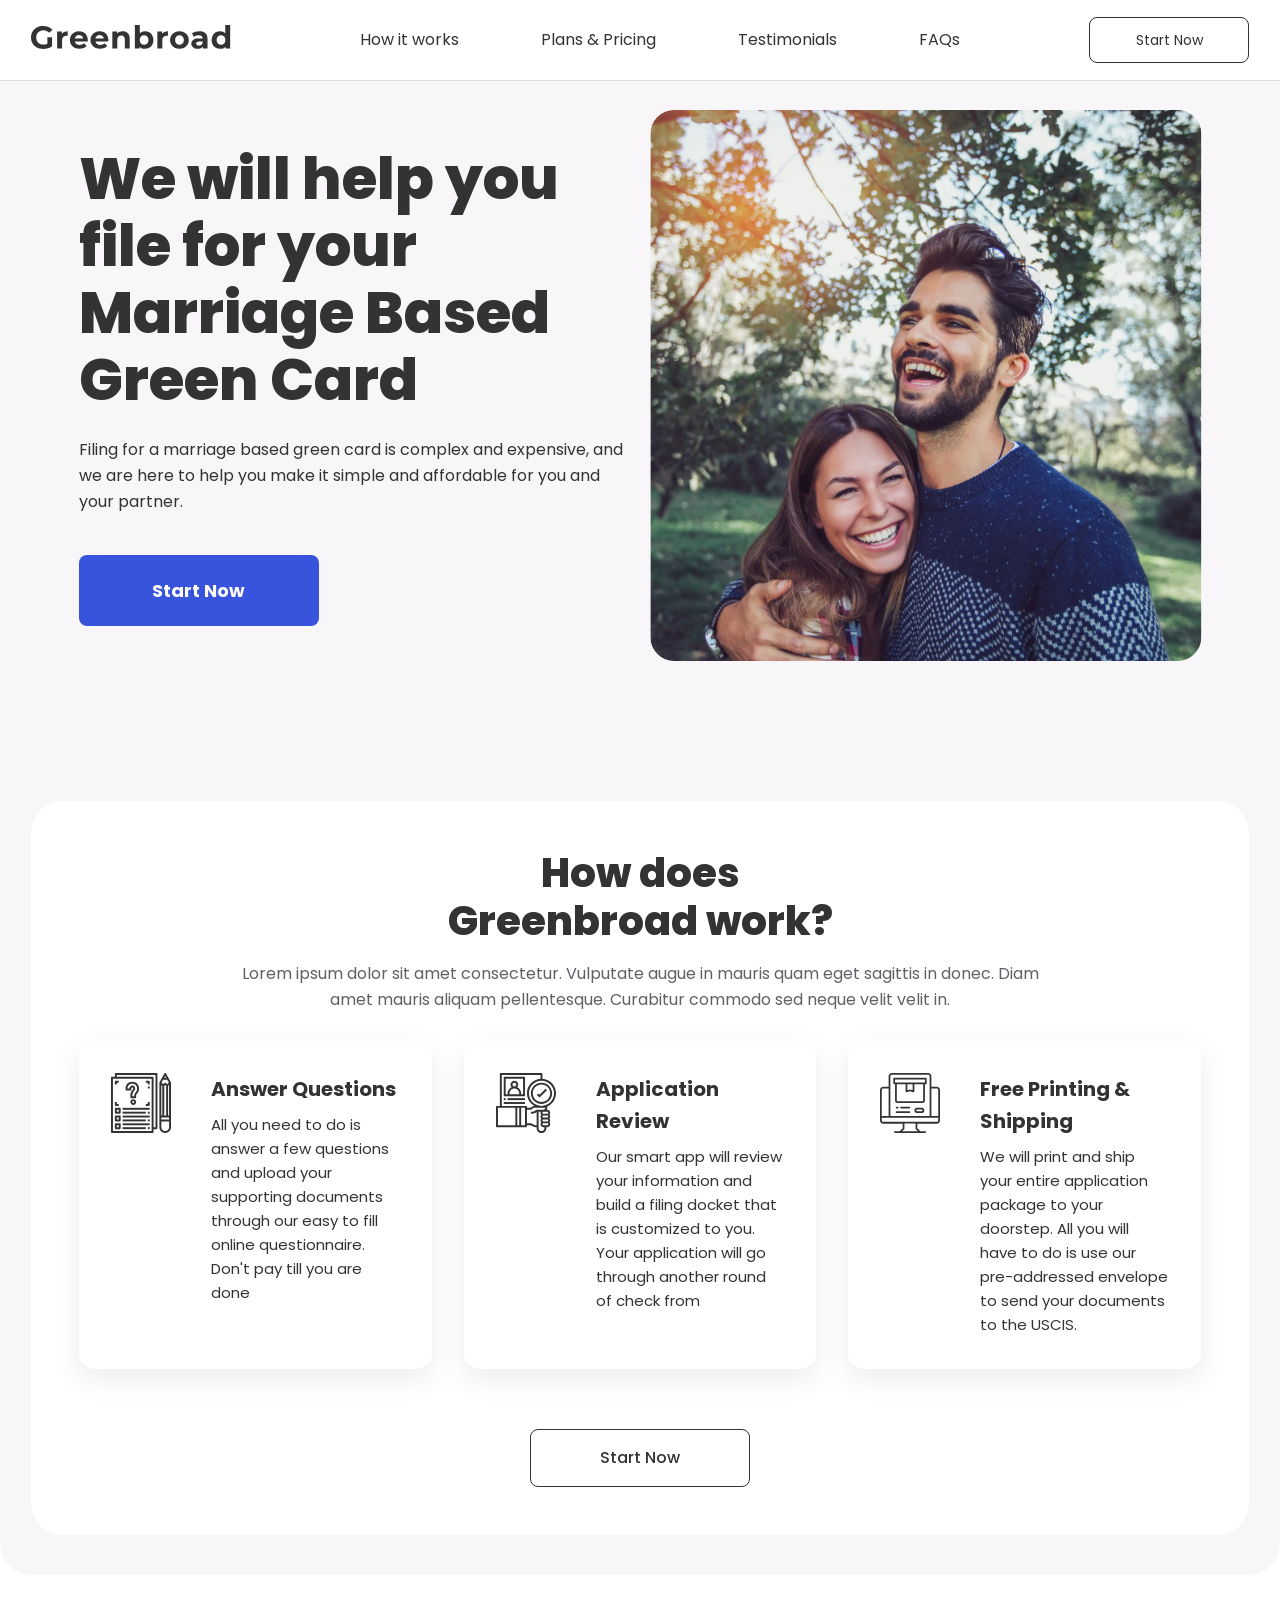
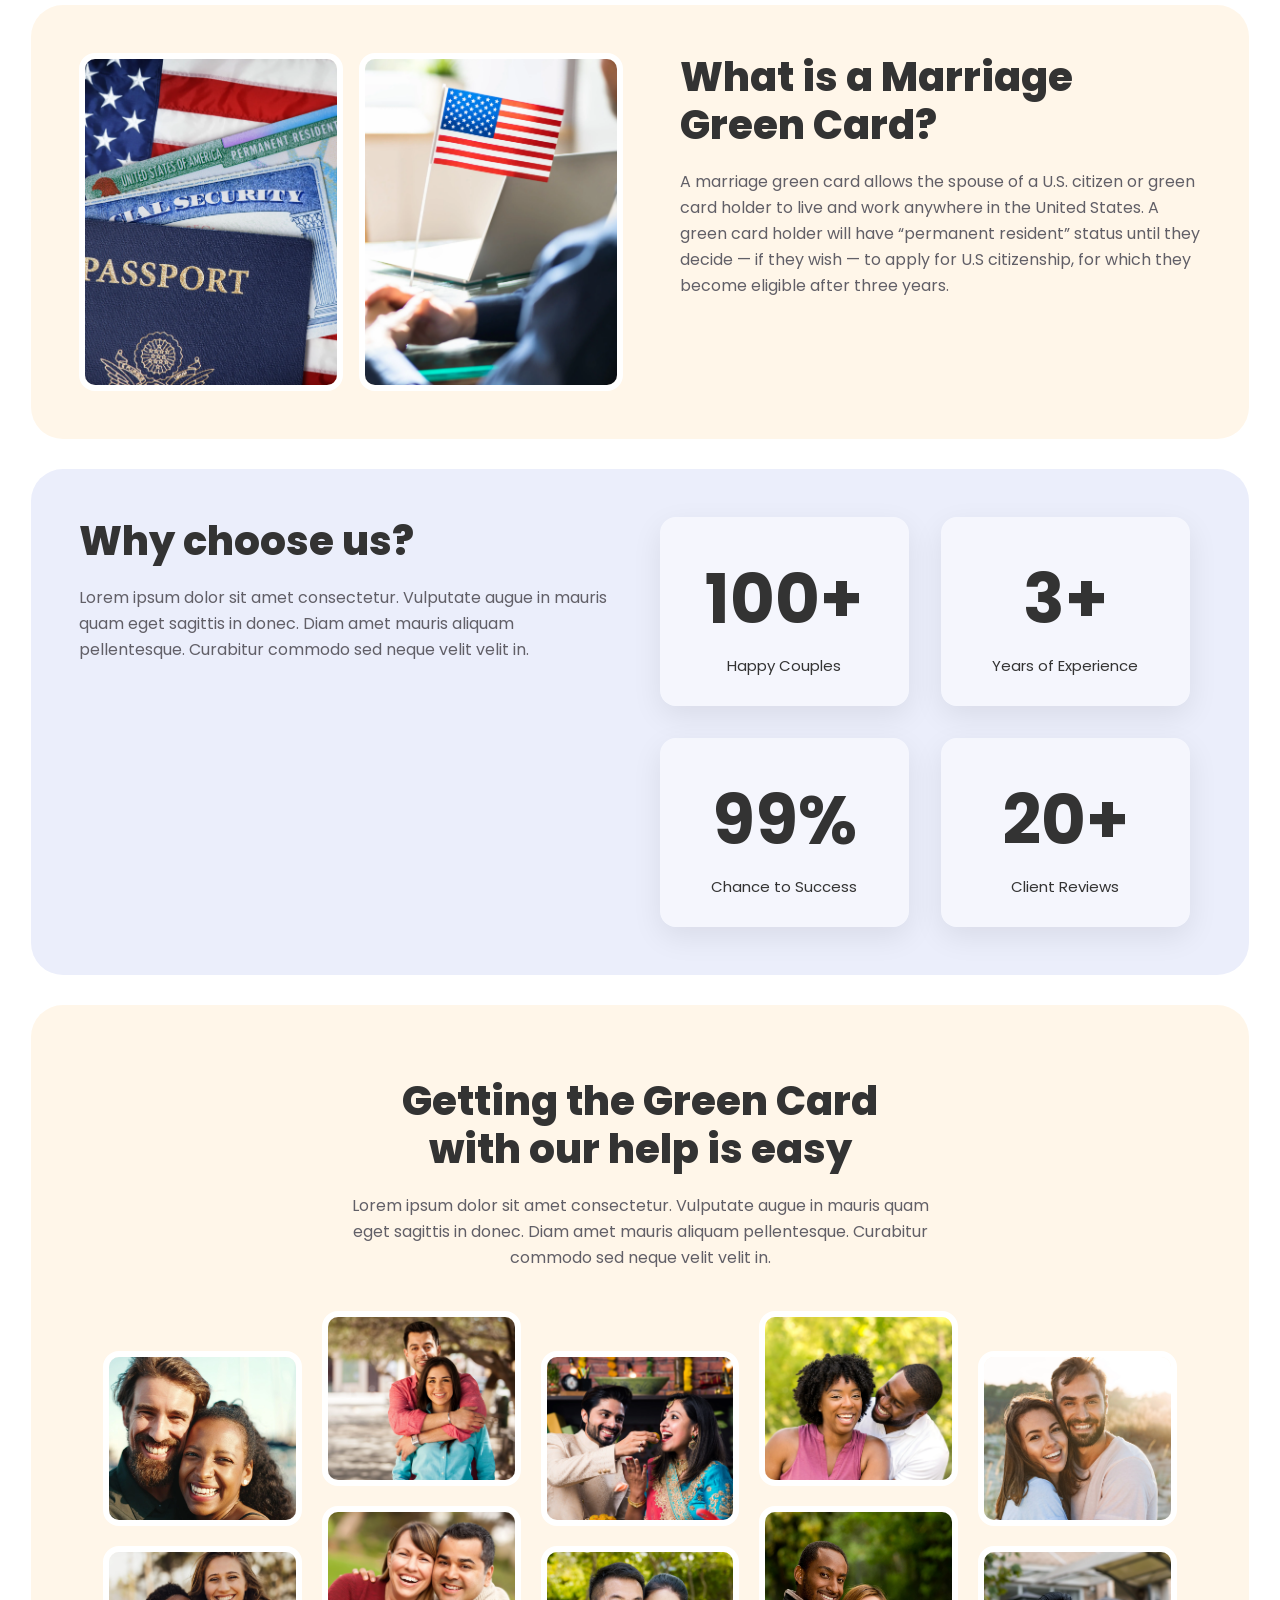
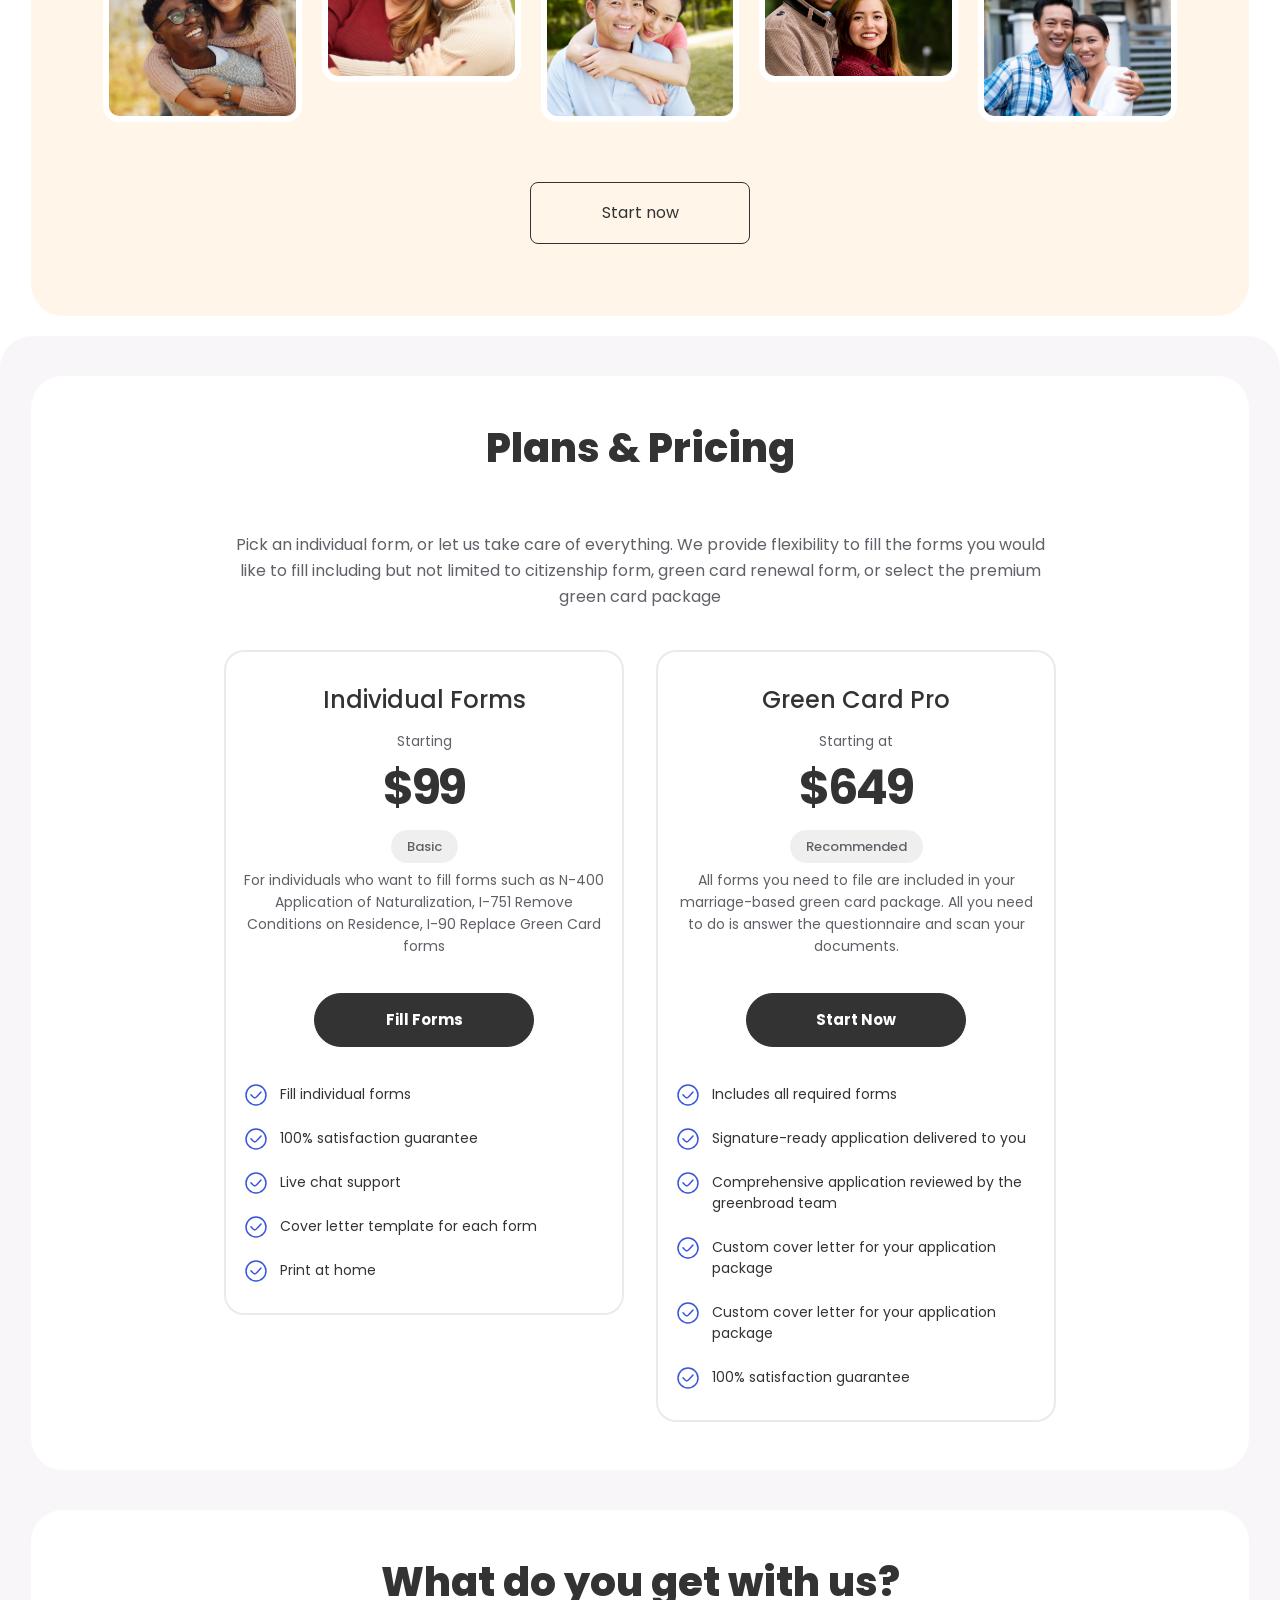
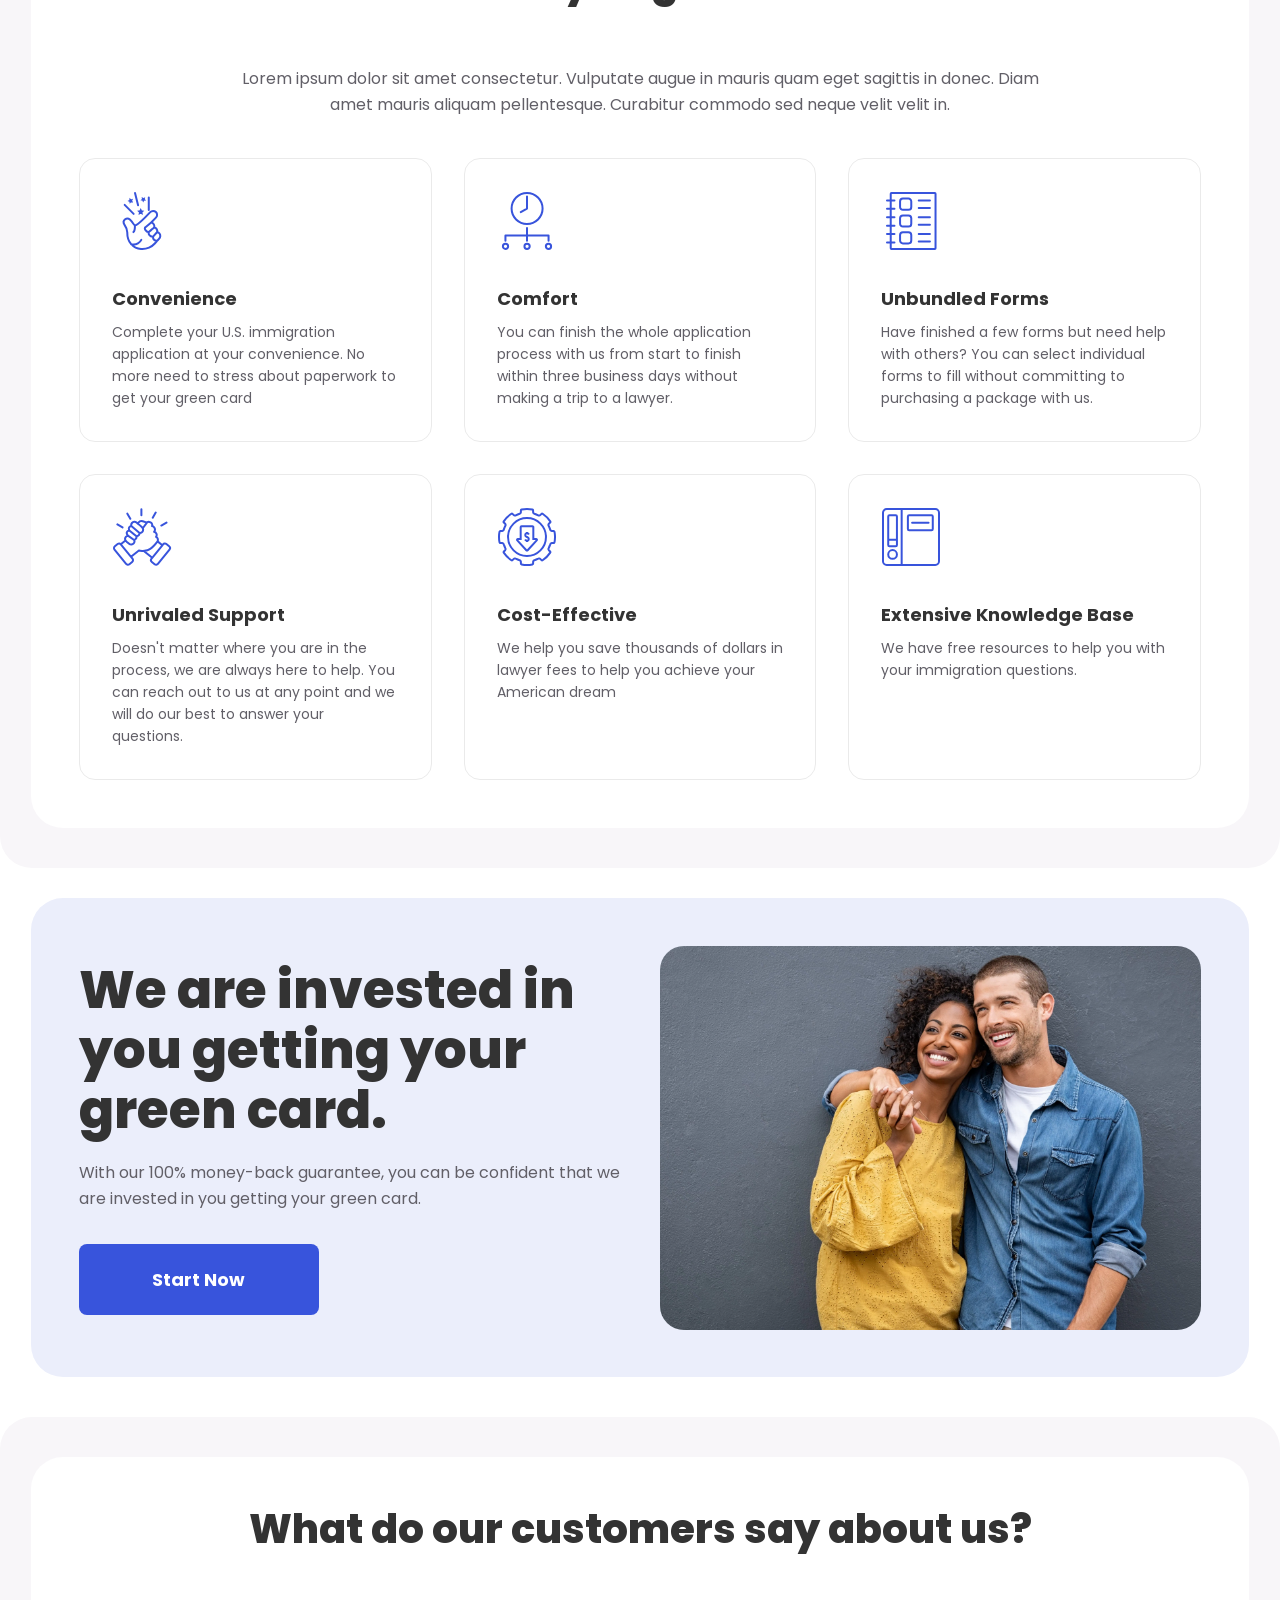
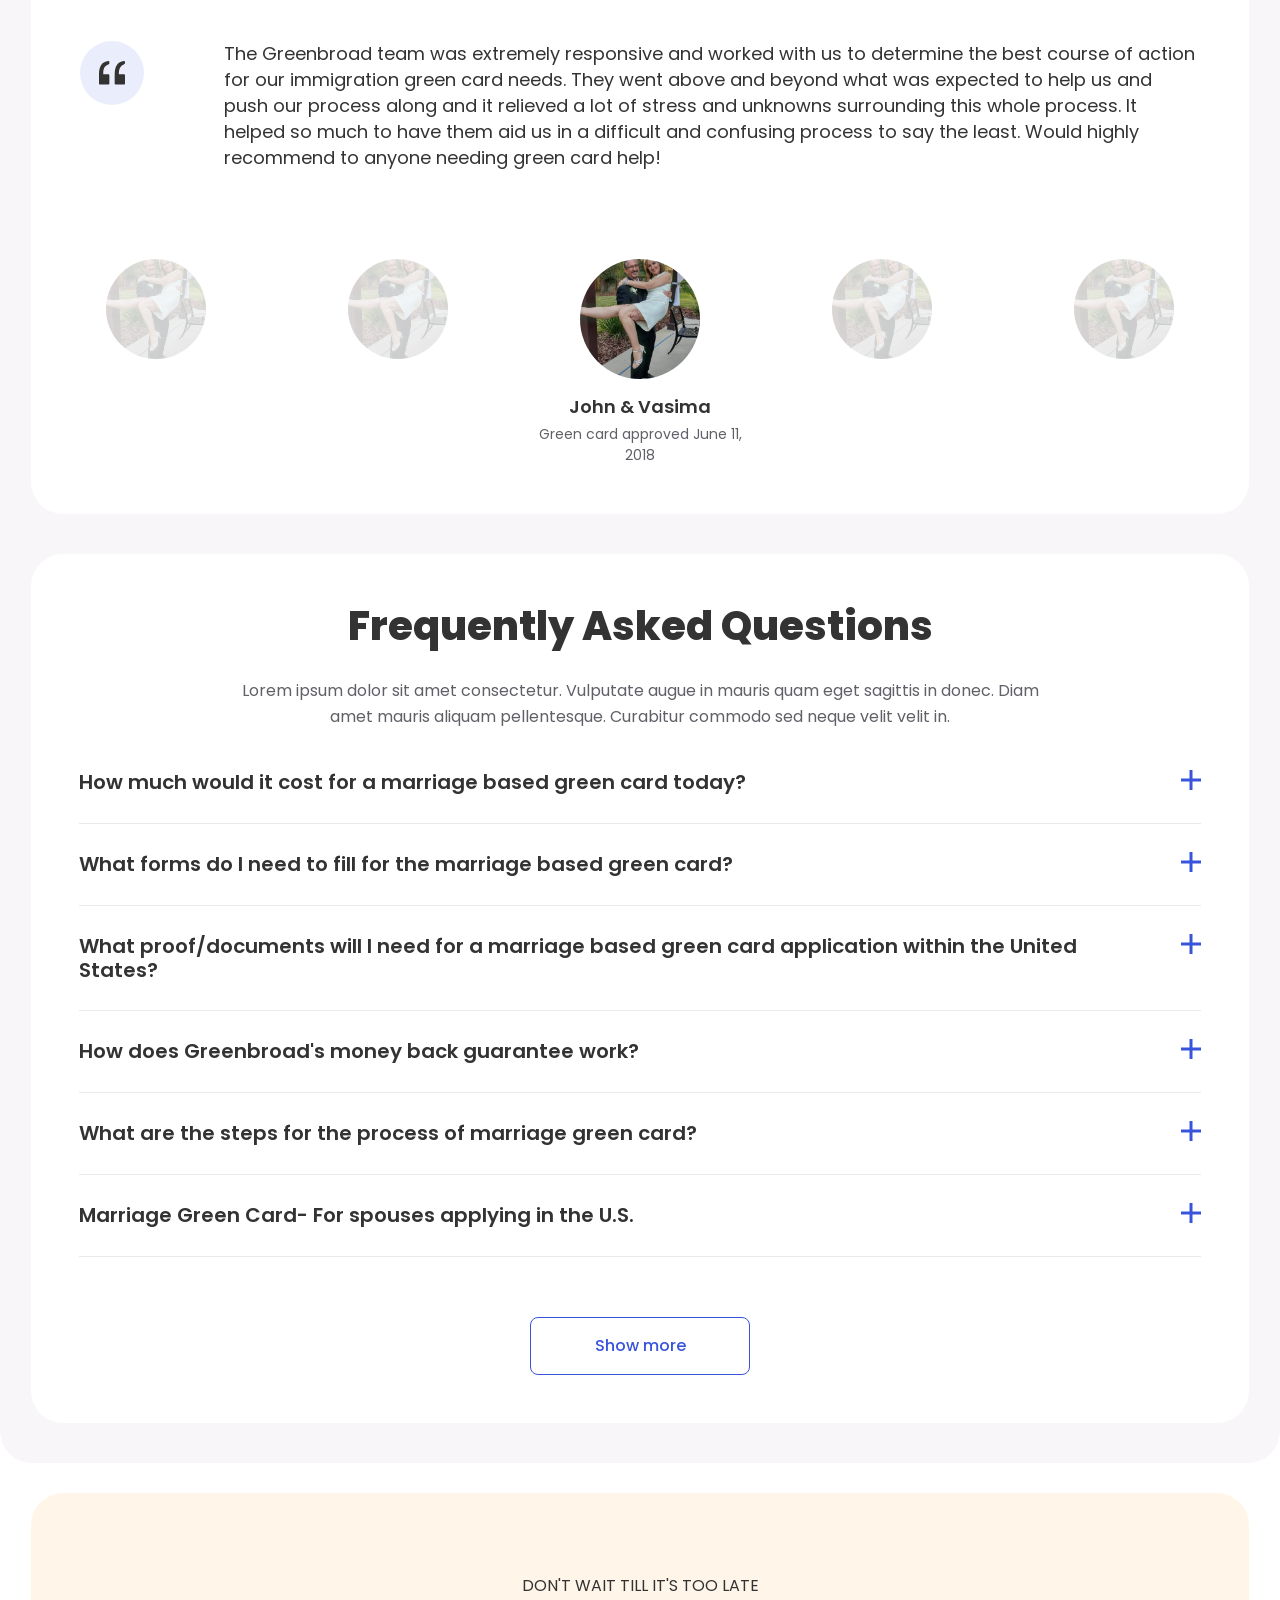
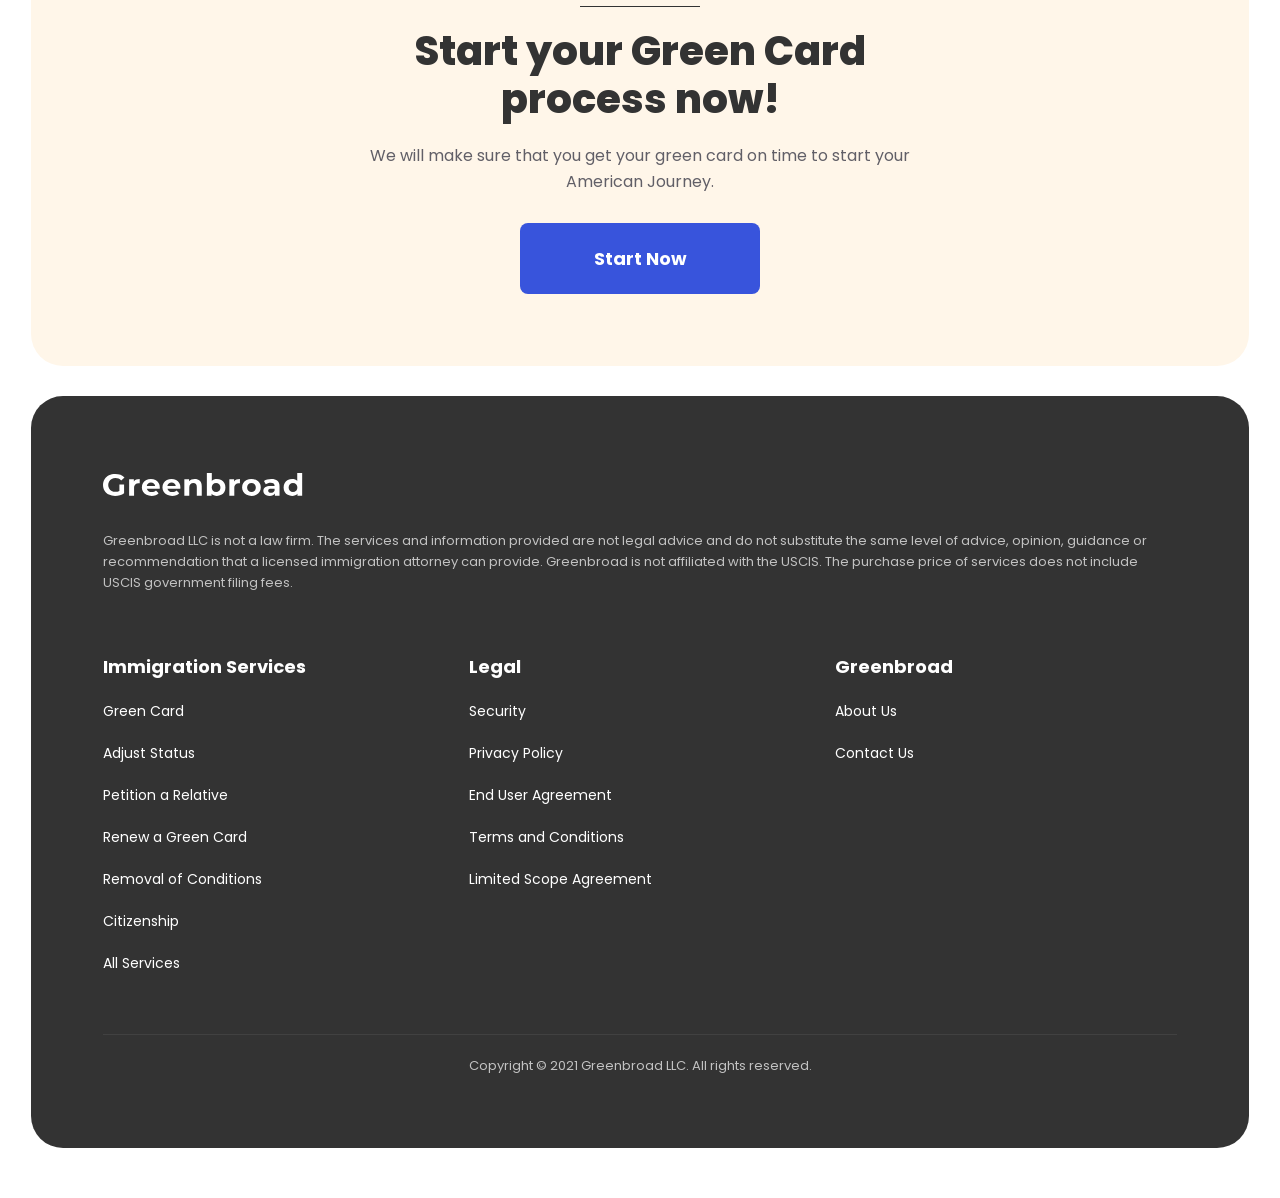
<file: docs/index.html>
<!DOCTYPE html>
<html lang="en">

<head>
	<meta charset="UTF-8">
	<meta http-equiv="X-UA-Compatible" content="IE=edge">
	<meta name="viewport" content="width=device-width, initial-scale=1.0">
	<meta name="format-detection" content="telephone=no">
	
	<link rel="stylesheet" href="./css/swiper-bundle.min.css">
	
	<link rel="stylesheet" href="./css/home.min.css">
	<!-- <link rel="shortcut icon" href="img/favicon.ico"> -->
	<title>Greenbroad</title>
</head>
<!-- todo указать нужное значение дял подключени\отключения свайпера -->

<body class="home">
	<div class="wrapper">
		<header class="header">
	<div class="header__container">
		<div class="header__body">
			<a class="header__logo" href="index.html">
				<img src="img/logo-dark.svg" alt="Greendark">
			</a>
			<div class="header-action__body">
				<ul class="header__action header-action">
					<li class="header-action__item"><a href="#">How it works</a></li>
					<li class="header-action__item"><a href="#">Plans & Pricing</a></li>
					<li class="header-action__item"><a href="#">Testimonials</a></li>
					<li class="header-action__item"><a href="#">FAQs</a></li>
				</ul>
				<a href="#" class="header__btn">
					Start Now
				</a>
			</div>
			<div class="header__controls">
				<a href="#" class="header__controls-btn">Start Now</a>
				<div class="header__burger burger">
					<div class="burger__wrapper">
						<span></span>
					</div>
				</div>
			</div>
		</div>
			<!-- <div data-to-hide class="header__bottom">
				<p style='font-size: 30px; background-color: red; text-align: center;'>Some content to hide on scroll</p>
			</div> -->
	</div>
</header>
		<main>
			<section class="hero">
				<div class="hero__container">
					<div class="hero__inner">
						<div class="hero__content">
							<h1 class="hero__title">
								<span class="medium-br"><span class="small-br">We will help</span> you</span> file for your Marriage Based Green Card
							</h1>
							<p class="hero__text">
								Filing for a marriage based green card is complex and expensive, and we are here to help you make it simple and affordable for you and your partner.
							</p>
							<a href="#" class="hero__btn">
								Start Now
							</a>
						</div>
						<div class="hero__pic image">
							<picture>
								<source type='image/webp' srcset='img/img1.webp'>
								<img src='img/img1.jpg' alt='photo'>
							</picture>
						</div>
					</div>
				</div>
			</section>
			<section class="work">
				<div class="work__container">
					<div class="work__inner">
						<h2 class="work__title">
							<span>How does</span> Greenbroad work?
						</h2>
						<p class="work__text">
							Lorem ipsum dolor sit amet consectetur. Vulputate augue in mauris quam eget sagittis in donec. Diam amet mauris aliquam pellentesque. Curabitur commodo sed neque velit velit in.
						</p>
						<div class="work__list">
							<div class="work__item">
								<div class="work__img">
									<svg width="60" height="60" viewBox="0 0 60 60" fill="none" xmlns="http://www.w3.org/2000/svg">
										<path d="M59.8783 9.20679L55.0396 0.49711C54.8542 0.209807 54.5354 0.0361328 54.1937 0.0361328C53.8519 0.0361328 53.5331 0.209807 53.3478 0.49711L48.509 9.20679C48.4291 9.35065 48.3872 9.51266 48.3872 9.67726V54.1934C48.3872 56.268 49.4941 58.1849 51.2904 59.2218C53.0868 60.2591 55.3005 60.2591 57.0969 59.2218C58.8932 58.1849 60.0001 56.268 60.0001 54.1934V9.67726C60.0001 9.51266 59.9582 9.35065 59.8783 9.20679ZM57.8326 9.50878L56.1292 11.2122L54.8781 9.96113V9.96069C54.5001 9.5831 53.8875 9.5831 53.5094 9.96069L52.2583 11.2122L50.5553 9.50923L52.0756 6.77412H56.3126L57.8326 9.50878ZM53.226 42.5801V12.9805L54.1937 12.0127L55.1614 12.9805V42.5801H53.226ZM51.2905 12.9805V42.5801H50.3227V12.0127L51.2905 12.9805ZM50.3227 44.5156H58.0647V46.4511H50.3227V44.5156ZM57.0969 42.5801V12.9805L58.0647 12.0127V42.5801H57.0969ZM54.1937 2.96021L55.2371 4.83862H53.1504L54.1937 2.96021ZM54.1937 58.064C53.1672 58.064 52.1826 57.6561 51.4564 56.9303C50.7306 56.2041 50.3227 55.2195 50.3227 54.193V48.3866H58.0647V54.193C58.0647 55.2195 57.6568 56.2041 56.931 56.9303C56.2048 57.6561 55.2202 58.064 54.1937 58.064Z" fill="#333333"/>
										<path d="M45.4839 0H4.83871C4.30429 0 3.87097 0.433327 3.87097 0.967742V3.87097H0.967742C0.433327 3.87097 0 4.3043 0 4.83871V59.0323C0 59.2889 0.101959 59.5351 0.28341 59.7166C0.464861 59.898 0.711119 60 0.967742 60H41.6129C41.8695 60 42.1158 59.898 42.2972 59.7166C42.4787 59.5351 42.5806 59.2889 42.5806 59.0323V56.129H45.4839C45.7405 56.129 45.9867 56.0271 46.1682 55.8456C46.3496 55.6642 46.4516 55.4179 46.4516 55.1613V0.967742C46.4516 0.711119 46.3496 0.464859 46.1682 0.28341C45.9867 0.101961 45.7405 0 45.4839 0ZM40.6451 58.0645H1.93548V5.80645H40.6451V58.0645ZM44.5161 54.1936H42.5806V4.83871C42.5806 4.58209 42.4787 4.33583 42.2972 4.15438C42.1158 3.97293 41.8695 3.87097 41.6129 3.87097H5.80645V1.93548H44.5161V54.1936Z" fill="#333333"/>
										<path d="M4.83884 40.6453H8.7098C8.96642 40.6453 9.21269 40.5434 9.39413 40.3619C9.57558 40.1805 9.67754 39.9342 9.67754 39.6776V35.8066C9.67754 35.55 9.57558 35.3037 9.39413 35.1223C9.21268 34.9408 8.96642 34.8389 8.7098 34.8389H4.83884C4.30442 34.8389 3.87109 35.2722 3.87109 35.8066V39.6776C3.87109 39.9342 3.97305 40.1805 4.1545 40.3619C4.33595 40.5434 4.58221 40.6453 4.83884 40.6453ZM5.80658 36.7744H7.74206V38.7098H5.80658V36.7744Z" fill="#333333"/>
										<path d="M4.83884 48.3875H8.7098C8.96642 48.3875 9.21269 48.2855 9.39413 48.1041C9.57558 47.9226 9.67754 47.6764 9.67754 47.4198V43.5488C9.67754 43.2922 9.57558 43.0459 9.39413 42.8645C9.21268 42.683 8.96642 42.5811 8.7098 42.5811H4.83884C4.30442 42.5811 3.87109 43.0144 3.87109 43.5488V47.4198C3.87109 47.6764 3.97305 47.9226 4.1545 48.1041C4.33595 48.2855 4.58221 48.3875 4.83884 48.3875ZM5.80658 44.5165H7.74206V46.452H5.80658V44.5165Z" fill="#333333"/>
										<path d="M11.6128 42.5811H38.7096V44.5165H11.6128V42.5811Z" fill="#333333"/>
										<path d="M11.6128 46.4512H34.8386V48.3867H11.6128V46.4512Z" fill="#333333"/>
										<path d="M36.7744 46.4512H38.7099V48.3867H36.7744V46.4512Z" fill="#333333"/>
										<path d="M4.83884 56.1292H8.7098C8.96642 56.1292 9.21269 56.0272 9.39413 55.8458C9.57558 55.6643 9.67754 55.4181 9.67754 55.1615V51.2905C9.67754 51.0339 9.57558 50.7876 9.39413 50.6062C9.21268 50.4247 8.96642 50.3228 8.7098 50.3228H4.83884C4.30442 50.3228 3.87109 50.7561 3.87109 51.2905V55.1615C3.87109 55.4181 3.97305 55.6643 4.1545 55.8458C4.33595 56.0272 4.58221 56.1292 4.83884 56.1292ZM5.80658 52.2582H7.74206V54.1937H5.80658V52.2582Z" fill="#333333"/>
										<path d="M11.6128 50.3228H38.7096V52.2582H11.6128V50.3228Z" fill="#333333"/>
										<path d="M11.6128 54.1934H34.8386V56.1288H11.6128V54.1934Z" fill="#333333"/>
										<path d="M36.7744 54.1934H38.7099V56.1288H36.7744V54.1934Z" fill="#333333"/>
										<path d="M11.6128 34.8389H38.7096V36.7744H11.6128V34.8389Z" fill="#333333"/>
										<path d="M11.6128 38.7095H34.8386V40.645H11.6128V38.7095Z" fill="#333333"/>
										<path d="M36.7744 38.7095H38.7099V40.645H36.7744V38.7095Z" fill="#333333"/>
										<path d="M15.4839 17.419H19.3548C19.6115 17.419 19.8577 17.3171 20.0392 17.1356C20.2206 16.9541 20.3226 16.7079 20.3226 16.4513V15.4835C20.3226 14.9491 20.7559 14.5158 21.2903 14.5158C21.8247 14.5158 22.2581 14.9491 22.2581 15.4835C22.2598 15.8469 22.1155 16.1955 21.8576 16.4513C20.25 18.0502 19.3488 20.2255 19.3548 22.4927V24.1932C19.3548 24.4498 19.4568 24.6961 19.6382 24.8775C19.8197 25.059 20.066 25.1609 20.3226 25.1609H24.1935C24.4502 25.1609 24.6964 25.059 24.8779 24.8775C25.0593 24.6961 25.1613 24.4498 25.1613 24.1932V22.4927C25.16 21.9791 25.3643 21.4861 25.7285 21.1236C27.2294 19.631 28.0706 17.6001 28.0645 15.4835C28.0645 13.0633 26.7731 10.8271 24.6774 9.61702C22.5817 8.40696 19.999 8.40696 17.9032 9.61702C15.8075 10.8271 14.5161 13.0633 14.5161 15.4835V16.4513C14.5161 16.7079 14.6181 16.9542 14.7995 17.1356C14.981 17.317 15.2272 17.419 15.4839 17.419H15.4839ZM21.2903 10.6448C22.5731 10.6465 23.803 11.1568 24.7103 12.0636C25.6171 12.9708 26.1273 14.2008 26.129 15.4835C26.1338 17.0863 25.4965 18.6248 24.3599 19.755C23.6315 20.4795 23.2233 21.4654 23.2258 22.4927V23.2255H21.2903V22.4927C21.2851 20.7395 21.9824 19.0569 23.2258 17.8208C23.8475 17.2021 24.1961 16.3606 24.1936 15.4835C24.1936 14.4462 23.6401 13.488 22.7419 12.9692C21.8438 12.4507 20.7369 12.4507 19.8387 12.9692C18.9405 13.488 18.3871 14.4462 18.3871 15.4835H16.4516C16.4533 14.2008 16.9636 12.9708 17.8704 12.0636C18.7776 11.1568 20.0076 10.6466 21.2903 10.6448Z" fill="#333333"/>
										<path d="M22.2579 26.1284C21.488 26.1284 20.7492 26.4343 20.205 26.9786C19.6607 27.523 19.3547 28.2618 19.3547 29.0316C19.3547 29.8014 19.6606 30.5403 20.205 31.0845C20.7493 31.6288 21.4881 31.9348 22.2579 31.9348C23.0277 31.9348 23.7666 31.6289 24.3108 31.0845C24.8551 30.5402 25.1611 29.8014 25.1611 29.0316C25.1611 28.2618 24.8552 27.5229 24.3108 26.9786C23.7665 26.4344 23.0277 26.1284 22.2579 26.1284ZM22.2579 29.9994C21.8665 29.9994 21.5135 29.7635 21.364 29.4019C21.2141 29.0403 21.2966 28.6243 21.5736 28.3473C21.8505 28.0704 22.2665 27.9879 22.6282 28.1378C22.9898 28.2873 23.2256 28.6402 23.2256 29.0316C23.2256 29.2883 23.1237 29.5345 22.9422 29.716C22.7608 29.8974 22.5145 29.9994 22.2579 29.9994Z" fill="#333333"/>
										<path d="M36.7739 11.6132H38.7093V8.70993C38.7093 8.45331 38.6074 8.20705 38.4259 8.0256C38.2445 7.84415 37.9982 7.74219 37.7416 7.74219H34.8384V9.67767H36.7739V11.6132Z" fill="#333333"/>
										<path d="M5.80658 9.67767H7.74206V7.74219H4.83884C4.30442 7.74219 3.87109 8.17551 3.87109 8.70993V11.6132H5.80658V9.67767Z" fill="#333333"/>
										<path d="M38.7093 31.9355V29.0322H36.7739V30.9677H34.8384V32.9032H37.7416C37.9982 32.9032 38.2445 32.8012 38.4259 32.6198C38.6074 32.4383 38.7093 32.1921 38.7093 31.9355Z" fill="#333333"/>
										<path d="M4.83884 32.9032H7.74206V30.9677H5.80658V29.0322H3.87109V31.9355C3.87109 32.1921 3.97305 32.4383 4.1545 32.6198C4.33595 32.8012 4.58221 32.9032 4.83884 32.9032Z" fill="#333333"/>
										<path d="M36.7744 13.5488H38.7099V15.4843H36.7744V13.5488Z" fill="#333333"/>
									</svg>
								</div>
								<div class="work__desc">
									<p class="work__desc-title">
										Answer Questions
									</p>
									<p class="work__desc-text">
										All you need to do is answer a few questions and upload your supporting documents through our easy to fill online questionnaire. Don't pay till you are done
									</p>
								</div>
							</div>
							<div class="work__item">
								<div class="work__img">
									<svg width="60" height="60" viewBox="0 0 60 60" fill="none" xmlns="http://www.w3.org/2000/svg">
										<path d="M45.4838 9.67676C39.6143 9.67676 34.8386 14.4524 34.8386 20.3219C34.8386 26.1914 39.6143 30.9671 45.4838 30.9671C51.3533 30.9671 56.129 26.1914 56.129 20.3219C56.129 14.4524 51.3533 9.67676 45.4838 9.67676ZM45.4838 29.0316C40.6809 29.0316 36.7741 25.1239 36.7741 20.3219C36.7741 15.5199 40.6809 11.6122 45.4838 11.6122C50.2867 11.6122 54.1935 15.5199 54.1935 20.3219C54.1935 25.1239 50.2867 29.0316 45.4838 29.0316Z" fill="#333333"/>
										<path d="M60 20.322C60 12.6449 54.0048 6.35668 46.4516 5.85567V1C46.4516 0.447716 46.0039 0 45.4516 0H4.87097C4.31868 0 3.87097 0.447715 3.87097 1V32.9032H0.999999C0.447715 32.9032 0 33.351 0 33.9032V53.1936C0 53.7458 0.447715 54.1936 1 54.1936H29.9678C30.52 54.1936 30.9678 53.7458 30.9678 53.1936V52.2581H34.6102L37.0507 53.4785C37.9856 53.946 39.0337 54.1935 40.0801 54.1935H40.6452V55.1613C40.6452 57.8295 42.8157 60 45.4839 60C48.1521 60 50.3226 57.8295 50.3226 55.1613V54.1935H51.2904C52.8911 54.1935 54.1936 52.891 54.1936 51.2903C54.1936 50.5442 53.9024 49.8698 53.4389 49.3548C53.9033 48.8399 54.1936 48.1654 54.1936 47.4193C54.1936 46.6732 53.9024 45.9988 53.4389 45.4839C53.9033 44.9689 54.1936 44.2945 54.1936 43.5484C54.1936 42.8023 53.9024 42.1278 53.4389 41.6129C53.9033 41.0979 54.1936 40.4235 54.1936 39.6774C54.1936 38.0767 52.8911 36.7742 51.2904 36.7742H50.7525C51.0852 36.2022 51.2904 35.5472 51.2904 34.8387C51.2904 34.4391 51.1685 34.0675 50.9594 33.7578C56.2557 31.592 60 26.3894 60 20.322ZM5.80645 1.93493H44.5161V5.85512C36.963 6.35671 30.9678 12.6449 30.9678 20.3215C30.9678 25.737 33.9544 30.4616 38.3623 32.9563C36.8856 33.1335 35.5153 33.7819 34.4382 34.8378H30.9678V33.9024C30.9678 33.3501 30.52 32.9024 29.9678 32.9024H5.80645V1.93493ZM23.2258 34.8382V52.2575H21.2903V34.8382H23.2258ZM1.93548 34.8382H19.3548V52.2575H1.93548V34.8382ZM29.0323 52.2575H25.1613V34.8382H29.0323V52.2575ZM48.3871 55.1608C48.3871 56.7615 47.0846 58.064 45.4839 58.064C43.8832 58.064 42.5807 56.7615 42.5807 55.1608V38.7091H44.6941C44.5857 39.0129 44.5161 39.3364 44.5161 39.6769C44.5161 40.423 44.8073 41.0974 45.2709 41.6124C44.8064 42.1273 44.5161 42.8017 44.5161 43.5478C44.5161 44.2939 44.8073 44.9684 45.2709 45.4833C44.8064 45.9983 44.5161 46.6727 44.5161 47.4188C44.5161 48.1649 44.8073 48.8394 45.2709 49.3543C44.8064 49.8693 44.5161 50.5437 44.5161 51.2898C44.5161 52.8905 45.8186 54.193 47.4193 54.193H48.3871L48.3871 55.1608ZM52.2581 43.5478C52.2581 44.0818 51.8243 44.5156 51.2903 44.5156H47.4194C46.8854 44.5156 46.4516 44.0818 46.4516 43.5478C46.4516 43.0139 46.8854 42.5801 47.4194 42.5801H51.2903C51.8243 42.5801 52.2581 43.0139 52.2581 43.5478ZM52.2581 47.4188C52.2581 47.9528 51.8243 48.3866 51.2903 48.3866H47.4194C46.8854 48.3866 46.4516 47.9528 46.4516 47.4188C46.4516 46.8848 46.8854 46.4511 47.4194 46.4511H51.2903C51.8243 46.4511 52.2581 46.8848 52.2581 47.4188ZM51.2903 52.2575H47.4194C46.8854 52.2575 46.4516 51.8238 46.4516 51.2898C46.4516 50.7558 46.8854 50.322 47.4194 50.322H51.2903C51.8243 50.322 52.2581 50.7558 52.2581 51.2898C52.2581 51.8238 51.8243 52.2575 51.2903 52.2575ZM52.2581 39.6769C52.2581 40.2109 51.8243 40.6446 51.2903 40.6446H47.4194C46.8854 40.6446 46.4516 40.2109 46.4516 39.6769C46.4516 39.1429 46.8854 38.7091 47.4194 38.7091H51.2903C51.8243 38.7091 52.2581 39.1429 52.2581 39.6769ZM49.3549 34.8382C49.3549 35.9057 48.4869 36.7737 47.4194 36.7737H40.2447L39.7271 37.2912C38.8121 38.205 37.5976 38.7091 36.3051 38.7091H34.8388V40.6446H36.3051C37.9105 40.6446 39.4291 40.0851 40.6452 39.0651V52.2574H40.0801C39.3331 52.2574 38.5848 52.0802 37.9173 51.7463L35.0672 50.3219H30.9677V36.7735H35.2392L35.7568 36.2559C36.6705 35.3422 37.8858 34.838 39.1788 34.838L49.3549 34.8382ZM45.4839 32.9027C38.5472 32.9027 32.9032 27.2587 32.9032 20.322C32.9032 13.3854 38.5472 7.74139 45.4839 7.74139C52.4206 7.74139 58.0645 13.3854 58.0645 20.322C58.0645 27.2587 52.4206 32.9027 45.4839 32.9027Z" fill="#333333"/>
										<path d="M43.5485 21.8573L42.2974 20.6058L40.9287 21.9745L43.5486 24.5939L51.0072 17.1358L49.6385 15.7671L43.5485 21.8573Z" fill="#333333"/>
										<path d="M7.74194 23.2255H29.0323V3.87061H7.74194V23.2255ZM16.4516 11.6125C16.4516 10.545 17.3196 9.67706 18.3871 9.67706C19.4546 9.67706 20.3226 10.545 20.3226 11.6125C20.3226 12.6801 19.4546 13.548 18.3871 13.548C17.3196 13.548 16.4516 12.6801 16.4516 11.6125ZM18.3871 15.4835C21.0553 15.4835 23.2258 17.654 23.2258 20.3222V21.29H13.5484V20.3222C13.5484 17.654 15.7189 15.4835 18.3871 15.4835ZM9.67743 5.80609H27.0968V21.29H25.1613V20.3222C25.1613 17.6117 23.5567 15.2744 21.2514 14.1926C21.8709 13.5065 22.258 12.6075 22.258 11.6125C22.258 9.47787 20.5217 7.74157 18.3871 7.74157C16.2524 7.74157 14.5161 9.47787 14.5161 11.6125C14.5161 12.6075 14.9032 13.5066 15.5227 14.1926C13.2174 15.2744 11.6128 17.6117 11.6128 20.3222V21.29H9.67734L9.67743 5.80609Z" fill="#333333"/>
										<path d="M7.74194 25.1606H9.67743V27.0961H7.74194V25.1606Z" fill="#333333"/>
										<path d="M11.6128 25.1606H29.0322V27.0961H11.6128V25.1606Z" fill="#333333"/>
										<path d="M7.74194 29.0317H29.0323V30.9672H7.74194V29.0317Z" fill="#333333"/>
									</svg>
								</div>
								<div class="work__desc">
									<p class="work__desc-title">
										Application Review
									</p>
									<p class="work__desc-text">
										Our smart app will review your information and build a filing docket that is customized to you. Your application will go through another round of check from
									</p>
								</div>
							</div>
							<div class="work__item">
								<div class="work__img">
									<svg width="60" height="60" viewBox="0 0 60 60" fill="none" xmlns="http://www.w3.org/2000/svg">
										<path d="M56.7772 13.7108H51.3866V3.22263C51.3853 2.36842 51.0455 1.5494 50.4411 0.94544C49.8372 0.341096 49.0182 0.00125356 48.1639 0H11.8359C10.9817 0.00125559 10.1627 0.341096 9.55872 0.94544C8.95436 1.54937 8.61452 2.36839 8.61326 3.22263V13.7108H3.22267C2.36845 13.7121 1.54942 14.0519 0.945453 14.6563C0.341101 15.2602 0.00125358 16.0792 0 16.9335V47.4024C0.00125561 48.2567 0.341101 49.0757 0.945453 49.6796C1.54939 50.284 2.36842 50.6238 3.22267 50.6251H22.6756V55.241L19.6743 58.2422H14.7654C14.2799 58.2422 13.8865 58.6356 13.8865 59.1211C13.8865 59.6066 14.2799 60 14.7654 60H45.2348C45.7203 60 46.1137 59.6066 46.1137 59.1211C46.1137 58.6356 45.7203 58.2422 45.2348 58.2422H40.3259L37.3246 55.241V50.6251H56.7776C57.6318 50.6238 58.4508 50.284 59.0548 49.6796C59.6591 49.0757 59.999 48.2567 60.0002 47.4024V16.9335C59.999 16.0793 59.6591 15.2602 59.0548 14.6563C58.4508 14.0519 57.6318 13.7121 56.7776 13.7108H56.7772ZM56.7772 15.4686C57.5858 15.4699 58.2407 16.1249 58.242 16.9335V43.0075H51.3866V15.4688L56.7772 15.4686ZM11.836 1.75768H48.1639C48.9725 1.75894 49.6275 2.41393 49.6288 3.22252V43.0075H10.3705V3.22252C10.3717 2.41394 11.0267 1.75897 11.8353 1.75768H11.836ZM3.22261 15.4686H8.6132V43.0073H1.75775V16.9332C1.759 16.1247 2.414 15.4697 3.22261 15.4684V15.4686ZM35.8241 56.2264L37.8385 58.242H22.1613L24.1757 56.2264C24.3411 56.0619 24.4336 55.8384 24.4336 55.6053V50.6249H35.5668V55.6053C35.5668 55.8384 35.6593 56.0619 35.8246 56.2264H35.8241ZM56.7771 48.8671H3.22261C2.41401 48.8658 1.75903 48.2108 1.75775 47.4022V44.7656H58.2426V47.4022C58.2413 48.2108 57.5863 48.8658 56.7777 48.8671H56.7771Z" fill="#333333"/>
										<path d="M14.1791 11.1332H15.058V27.8323C15.0584 28.376 15.2748 28.8975 15.6594 29.2816C16.0436 29.6663 16.5651 29.8826 17.1087 29.8831H42.8895C43.4332 29.8826 43.9547 29.6663 44.3388 29.2816C44.7235 28.8974 44.9398 28.376 44.9403 27.8323V11.1332H45.8192C46.0523 11.1332 46.2758 11.0407 46.4407 10.8758C46.6056 10.7109 46.6981 10.4875 46.6981 10.2543V5.56688C46.6981 5.33376 46.6056 5.11028 46.4407 4.94538C46.2758 4.78047 46.0523 4.68799 45.8192 4.68799H14.1787C13.6932 4.68799 13.2998 5.0814 13.2998 5.56688V10.2543C13.2998 10.7398 13.6932 11.1332 14.1787 11.1332H14.1791ZM43.1827 27.8323C43.1827 27.9102 43.1517 27.9847 43.0969 28.0395C43.0421 28.0943 42.9676 28.1253 42.8897 28.1253H17.109C16.947 28.1253 16.816 27.9943 16.816 27.8323V11.1332H25.605V18.4573C25.6055 18.7398 25.7411 19.0048 25.9704 19.1701C26.1994 19.335 26.4936 19.3806 26.7619 19.2919L29.9996 18.2125L33.2374 19.2919C33.3274 19.3212 33.4211 19.3362 33.5153 19.3362C33.7484 19.3362 33.9719 19.2437 34.1368 19.0788C34.3017 18.9139 34.3942 18.6904 34.3942 18.4573V11.1332H43.1833L43.1827 27.8323ZM27.362 11.1332H32.6354V17.2374L30.2766 16.451C30.0962 16.3916 29.9011 16.3916 29.7208 16.451L27.3619 17.2374L27.362 11.1332ZM15.0576 6.44578H44.9409V9.37546H15.0576V6.44578Z" fill="#333333"/>
										<path d="M41.7192 34.8037H37.0318C36.0897 34.8037 35.2192 35.3064 34.7484 36.1221C34.2776 36.9378 34.2776 37.9431 34.7484 38.7587C35.2192 39.5744 36.0898 40.0771 37.0318 40.0771H41.7192C42.6613 40.0771 43.5319 39.5745 44.0027 38.7587C44.4735 37.943 44.4735 36.9378 44.0027 36.1221C43.5318 35.3064 42.6612 34.8037 41.7192 34.8037ZM41.7192 38.3192H37.0318C36.5463 38.3192 36.1529 37.9258 36.1529 37.4404C36.1529 36.9549 36.5463 36.5615 37.0318 36.5615H41.7192C42.2047 36.5615 42.5981 36.9549 42.5981 37.4404C42.5981 37.9258 42.2047 38.3192 41.7192 38.3192Z" fill="#333333"/>
										<path d="M29.4137 33.6328H21.0349C20.5494 33.6328 20.156 34.0262 20.156 34.5117C20.156 34.9972 20.5494 35.3906 21.0349 35.3906H29.4137C29.8992 35.3906 30.2926 34.9972 30.2926 34.5117C30.2926 34.0262 29.8992 33.6328 29.4137 33.6328Z" fill="#333333"/>
										<path d="M16.5232 35.3901H17.7536C18.2391 35.3901 18.6325 34.9967 18.6325 34.5112C18.6325 34.0257 18.2391 33.6323 17.7536 33.6323H16.5232C16.0377 33.6323 15.6443 34.0257 15.6443 34.5112C15.6443 34.9967 16.0377 35.3901 16.5232 35.3901Z" fill="#333333"/>
										<path d="M29.4134 38.3203H16.5232C16.0377 38.3203 15.6443 38.7137 15.6443 39.1992C15.6443 39.6847 16.0377 40.0781 16.5232 40.0781H29.4134C29.8989 40.0781 30.2923 39.6847 30.2923 39.1992C30.2923 38.7137 29.8989 38.3203 29.4134 38.3203Z" fill="#333333"/>
									</svg>
								</div>
								<div class="work__desc">
									<p class="work__desc-title">
										Free Printing & Shipping
									</p>
									<p class="work__desc-text">
										We will print and ship your entire application package to your doorstep. All you will have to do is use our pre-addressed envelope to send your documents to the USCIS.
									</p>
								</div>
							</div>
						</div>
						<a href="#" class="work__btn">
							Start Now
						</a>
					</div>
				</div>
			</section>
			<section class="marriage">
				<div class="marriage__container">
					<div class="marriage__inner">
						<div class="marriage__pics">
							<div class="marriage__pic image">
								<picture>
									<source type="image/webp" data-srcset="img/gc-1.webp">
									<img data-src="img/gc-1.jpg" alt="image">
								</picture>
							</div>
							<div class="marriage__pic image">
								<picture>
									<source type="image/webp" data-srcset="img/gc-2.webp">
									<img data-src="img/gc-2.jpg" alt="image">
								</picture>
							</div>
							<div class="marriage__pic image">
								<picture>
									<source type="image/webp" data-srcset="img/gc-3.webp">
									<img data-src="img/gc-3.jpg" alt="image">
								</picture>
							</div>
						</div>
						<div class="marriage__content">
							<h2 class="marriage__title">
								What is a Marriage Green Card?
							</h2>
							<p class="marriage__text">
								A marriage green card allows the spouse of a U.S. citizen or green card holder to live and work anywhere in the United States. A green card holder will have “permanent resident” status until they decide — if they wish — to apply for U.S citizenship, for which they become eligible after three years.
							</p>
						</div>
					</div>
				</div>
			</section>
			<section class="choose">
				<div class="choose__container">
					<div class="choose__inner">
						<div class="choose__content">
							<h2 class="choose__title">
								Why choose us?
							</h2>
							<p class="choose__text">
								Lorem ipsum dolor sit amet consectetur. Vulputate augue in mauris quam eget sagittis in donec. Diam amet mauris aliquam pellentesque. Curabitur commodo sed neque velit velit in.
							</p>
						</div>
						<div class="choose__list">
							<div class="choose__item">
								<span class="choose__item-num">
									100+
								</span>
								<p class="choose__item-text">
									Happy Couples	
								</p>
							</div>
							<div class="choose__item">
								<span class="choose__item-num">
									3+
								</span>
								<p class="choose__item-text">
									Years of Experience	
								</p>
							</div>
							<div class="choose__item">
								<span class="choose__item-num">
									99%
								</span>
								<p class="choose__item-text">
									Chance to Success
								</p>
							</div>
							<div class="choose__item">
								<span class="choose__item-num">
									20+
								</span>
								<p class="choose__item-text">
									Client Reviews
								</p>
							</div>
						</div>
					</div>
				</div>
			</section>
			<section class="get">
				<div class="get__container">
					<div class="get__inner">
						<h2 class="get__title">
							Getting the Green Card with our help is easy
						</h2>
						<p class="get__text">
							Lorem ipsum dolor sit amet consectetur. Vulputate augue in mauris quam eget sagittis in donec. Diam amet mauris aliquam pellentesque. Curabitur commodo sed neque velit velit in.
						</p>
						<div class="get__list">
							<div class="get__item image">
								<picture>
									<source type="image/webp" data-srcset="img/couple-1.webp">
									<img data-src="./img/couple-1.jpeg" alt="couple" class="get_item-img">
								</picture>
							</div>
							<div class="get__item image">
								<picture>
									<source type="image/webp" data-srcset="img/couple-3.webp">
									<img data-src="./img/couple-3.jpeg" alt="couple" class="get_item-img">
								</picture>
							</div>
							<div class="get__item image">
								<picture>
									<source type="image/webp" data-srcset="img/couple-5.webp">
									<img data-src="./img/couple-5.jpeg" alt="couple" class="get_item-img">
								</picture>
							</div>
							<div class="get__item image">
								<picture>
									<source type="image/webp" data-srcset="img/couple-7.webp">
									<img data-src="./img/couple-7.jpeg" alt="couple" class="get_item-img">
								</picture>
							</div>
							<div class="get__item image">
								<picture>
									<source type="image/webp" data-srcset="img/couple-9.webp">
									<img data-src="./img/couple-9.jpeg" alt="couple" class="get_item-img">
								</picture>
							</div>
							<div class="get__item image">
								<picture>
									<source type="image/webp" data-srcset="img/couple-11.webp">
									<img data-src="./img/couple-11.jpg" alt="couple" class="get_item-img">
								</picture>
							</div>
							<div class="get__item image">
								<picture>
									<source type="image/webp" data-srcset="img/couple-2.webp">
									<img data-src="./img/couple-2.jpeg" alt="couple" class="get_item-img">
								</picture>
							</div>
							<div class="get__item image">
								<picture>
									<source type="image/webp" data-srcset="img/couple-4.webp">
									<img data-src="./img/couple-4.jpeg" alt="couple" class="get_item-img">
								</picture>
							</div>
							<div class="get__item image">
								<picture>
									<source type="image/webp" data-srcset="img/couple-6.webp">
									<img data-src="./img/couple-6.jpeg" alt="couple" class="get_item-img">
								</picture>
							</div>
							<div class="get__item image">
								<picture>
									<source type="image/webp" data-srcset="img/couple-8.webp">
									<img data-src="./img/couple-8.jpeg" alt="couple" class="get_item-img">
								</picture>
							</div>
							<div class="get__item image">
								<picture>
									<source type="image/webp" data-srcset="img/couple-10.webp">
									<img data-src="./img/couple-10.jpeg" alt="couple" class="get_item-img">
								</picture>
							</div>
							<div class="get__item image">
								<picture>
									<source type="image/webp" data-srcset="img/couple-12.webp">
									<img data-src="./img/couple-12.jpg" alt="couple" class="get_item-img">
								</picture>
							</div>
						</div>
						<a href="#" class="get__btn">
							Start now
						</a>
					</div>
				</div>
			</section>
			<section class="plans">
				<div class="plans__container">
					<div class="plans__inner">
						<h2 class="plans__title">
							Plans & Pricing
						</h2>
						<p class="plans__text">
							Pick an individual form, or let us take care of everything. We provide flexibility to fill the forms you would like to fill including but not limited to citizenship form, green card renewal form, or select the premium green card package
						</p>
						<div class="plans__cards">
							<div class="plans__card card">
								<div class="card__content">
									<h4 class="card__title">
										Individual Forms
									</h4>
									<p class="card__subtitle">
										Starting
									</p>
									<p class="card__price">
										$99
									</p>
									<div class="card__lvl">
										<span>
											Basic
										</span>
									</div>
									<p class="card__text">
										For individuals who want to fill forms such as N-400 Application of Naturalization, I-751 Remove Conditions on Residence, I-90 Replace Green Card forms
									</p>
									<a href="#" class="card__btn">
										Fill Forms
									</a>
									<ul class="card__list">
										<li class="card__item">
											Fill individual forms
										</li>
										<li class="card__item">
											100% satisfaction guarantee
										</li>
										<li class="card__item">
											Live chat support
										</li>
										<li class="card__item">
											Cover letter template for each form
										</li>
										<li class="card__item">
											Print at home
										</li>
									</ul>
								</div>
							</div>
							<div class="plans__card card">
								<div class="card__content">
									<h4 class="card__title">
										Green Card Pro
									</h4>
									<p class="card__subtitle">
										Starting at
									</p>
									<p class="card__price">
										$649
									</p>
									<div class="card__lvl">
										<span>
											Recommended
										</span>
									</div>
									<p class="card__text">
										All forms you need to file are included in your marriage-based green card package. All you need to do is answer the questionnaire and scan your documents.
									</p>
									<a href="#" class="card__btn">
										Start Now
									</a>
									<ul class="card__list">
										<li class="card__item">
											Includes all required forms
										</li>
										<li class="card__item">
											Signature-ready application delivered to you
										</li>
										<li class="card__item">
											Comprehensive application reviewed by the greenbroad team
										</li>
										<li class="card__item">
											Custom cover letter for your application package
										</li>
										<li class="card__item">
											Custom cover letter for your application package
										</li>
										<li class="card__item">
											100% satisfaction guarantee
										</li>
									</ul>
								</div>
							</div>
						</div>
					</div>
				</div>
			</section>
			<section class="pref">
				<div class="pref__container">
					<div class="pref__inner">
						<h2 class="pref__title">
							What do you get with us?
						</h2>
						<p class="pref__text">
							Lorem ipsum dolor sit amet consectetur. Vulputate augue in mauris quam eget sagittis in donec. Diam amet mauris aliquam pellentesque. Curabitur commodo sed neque velit velit in.
						</p>
						<div class="pref__list">
							<div class="pref__item">
								<svg width="60" height="60" viewBox="0 0 60 60" fill="none" xmlns="http://www.w3.org/2000/svg">
									<path d="M45.1761 41.0108C46.1089 41.2119 46.9378 41.7428 47.5105 42.5057C48.0835 43.2686 48.3621 44.2127 48.2949 45.1647C48.2277 46.1162 47.8191 47.0119 47.1449 47.6869L45.723 49.2576L45.675 49.3146L45.1761 49.8045M45.1761 41.0108C45.4527 40.0057 45.275 38.9299 44.6902 38.0674C44.105 37.2046 43.1714 36.6412 42.1355 36.5265M45.1761 41.0108L41.0755 45.6131M42.1355 36.5265C42.2777 36.1335 42.3515 35.7194 42.3543 35.3015C42.3566 34.389 42.0422 33.5042 41.4644 32.798C40.8867 32.0918 40.0817 31.6082 39.1868 31.4296M42.1355 36.5265C41.0472 37.4725 36.8318 41.0108 36.8318 41.0108M39.1868 31.4296L43.9336 26.6652C44.6859 25.9156 45.1055 24.8949 45.0977 23.8324C45.0903 22.7703 44.6559 21.7558 43.893 21.0168C43.1301 20.2782 42.102 19.8766 41.0403 19.9031C39.9783 19.9293 38.9716 20.3813 38.2463 21.157C33.0443 26.709 26.5784 33.0269 24.0275 34.0629C23.554 34.2578 23.1949 34.3424 22.8882 34.3063M39.1868 31.4296L33.5082 36.1807C32.5307 36.8616 32.5698 38.0799 33.8434 39.5322C35.1169 40.9845 36.3663 41.1231 36.8318 41.0108M21.4279 41.1035C22.0045 40.5713 23.1037 38.4668 22.8882 34.3063M29.3007 48.8855C28.2299 51.0168 24.7007 54.8626 19.15 53.1951M22.8882 34.3063C22.2314 34.229 21.8151 33.5983 21.0306 32.3129C20.2314 30.8356 19.1701 29.5164 17.8982 28.4192C16.3845 27.1899 14.6038 27.1547 13.1295 28.3231C11.4627 29.6398 11.2226 31.9071 12.5479 33.8145C15.2956 37.7519 15.2737 39.5281 15.2561 41.2519C15.1984 46.7637 16.8465 50.6002 19.15 53.1951M19.15 53.1951C22.0828 56.499 26.078 57.79 28.967 57.9637C29.3607 57.9856 29.7412 57.9988 30.122 57.9988C32.5072 58.027 34.8712 57.5492 37.0583 56.5965C39.2453 55.6442 41.2055 54.2388 42.8094 52.4732L45.1761 49.8045M41.0755 45.6131C40.919 46.723 41.2195 47.9602 42.0012 48.7384C42.7208 49.4548 44.3053 49.8798 45.1761 49.8045M41.0755 45.6131C39.8751 45.7231 38.34 45.2577 37.3904 44.1405C36.2627 42.8139 36.8318 41.0108 36.8318 41.0108M12.679 13.8647L21.6433 22.8334M36.7767 6.46281V19.0057M23.0172 2L26.0797 14.1971M28.2695 20.2552L27.2911 20.3967L27.9994 21.0874L27.8312 22.0612L28.7054 21.6008L29.5797 22.0612L29.4115 21.0874L30.1198 20.3967L29.1414 20.2552L28.7054 19.3699L28.2695 20.2552ZM31.0882 8.83274L31.287 9.28021L31.5225 8.84892L32.0098 8.79884L31.6728 8.4426L31.7758 7.96252L31.3325 8.17311L30.9072 7.92729L30.9704 8.41457L30.6053 8.74281L31.0882 8.83274ZM18.7169 9.36678L18.3125 8.9825L18.2522 9.53783L17.7605 9.80463L18.2706 10.0328L18.3729 10.5832L18.7472 10.167L19.3025 10.2409L19.0222 9.75593L19.2638 9.25257L18.7169 9.36678Z" stroke="#3854DC" stroke-width="2" stroke-linecap="round"/>
								</svg>
								<p class="pref__item-title">
									Convenience
								</p>
								<p class="pref__item-text">
									Complete your U.S. immigration application at your convenience. No more need to stress about paperwork to get your green card
								</p>
							</div>
							<div class="pref__item">
								<svg width="60" height="60" viewBox="0 0 60 60" fill="none" xmlns="http://www.w3.org/2000/svg">
<path d="M30.0001 5.44301V17.585L23.7831 21.1016M30 37.1196V44.4075M30 49.7958V44.4075M30 44.4075H8.43381V49.7958M30 44.4075H51.5663V49.7958M11.1522 55.2816C11.1522 56.7316 9.8834 58 8.43381 58C6.98382 58 5.89673 56.7312 5.89673 55.2816C5.89673 53.8317 6.98422 52.7446 8.43381 52.7446C9.8838 52.7446 11.1522 53.8321 11.1522 55.2816ZM30.0001 2.00003C38.518 2.00003 45.5859 8.88668 45.5859 17.5859C45.5859 26.1039 38.518 32.9908 30.0001 32.9908C21.4821 32.9908 14.5952 26.1042 14.5952 17.5859C14.5952 8.88678 21.4818 2.00003 30.0001 2.00003ZM54.1034 55.2811C54.1034 56.7311 53.0159 57.9995 51.5663 57.9995C50.1163 57.9995 48.8479 56.7307 48.8479 55.2811C48.8479 53.8312 50.1167 52.7441 51.5663 52.7441C53.0163 52.7441 54.1034 53.8316 54.1034 55.2811ZM32.7183 55.2811C32.7183 56.7311 31.4495 57.9995 30 57.9995C28.55 57.9995 27.4629 56.7307 27.4629 55.2811C27.4629 53.8312 28.5504 52.7441 30 52.7441C31.4499 52.7441 32.7183 53.8316 32.7183 55.2811Z" stroke="#3854DC" stroke-width="2" stroke-linecap="round" stroke-linejoin="round"/>
								</svg>
								<p class="pref__item-title">
									Comfort
								</p>
								<p class="pref__item-text">
									You can finish the whole application process with us from start to finish within three business days without making a trip to a lawyer.
								</p>
							</div>
							<div class="pref__item">
								<svg width="60" height="60" viewBox="0 0 60 60" fill="none" xmlns="http://www.w3.org/2000/svg">
									<path d="M6 9.46667H13.4667M6 17.8667H13.4667M6 26.2667H13.4667M6 34.6667H13.4667M6 43.0667H13.4667M6 51.4667H13.4667M37.7333 9.46667H48.9333M37.7333 16.9333H48.9333M37.7333 26.2667H48.9333M37.7333 33.7333H48.9333M37.7333 43.0667H48.9333M37.7333 50.5333H48.9333M9.73333 57.2998C9.73333 57.6865 10.0516 58 10.4454 58H53.8213C54.2145 58 54.5333 57.6865 54.5333 57.2998V2.70019C54.5333 2.31347 54.215 2 53.8213 2H10.4454C10.0521 2 9.73333 2.31347 9.73333 2.70019V57.2998ZM21.9298 18.8H27.4035C28.9827 18.8 30.2667 17.5154 30.2667 15.9368V10.4632C30.2667 8.88444 28.9821 7.6 27.4035 7.6H21.9298C20.3506 7.6 19.0667 8.88457 19.0667 10.4632V15.9368C19.0662 17.5156 20.3507 18.8 21.9298 18.8ZM21.9298 35.6H27.4035C28.9827 35.6 30.2667 34.3154 30.2667 32.7368V27.2632C30.2667 25.6844 28.9821 24.4 27.4035 24.4H21.9298C20.3506 24.4 19.0667 25.6846 19.0667 27.2632V32.7368C19.0662 34.3156 20.3507 35.6 21.9298 35.6ZM21.9298 52.4H27.4035C28.9827 52.4 30.2667 51.1154 30.2667 49.5368V44.0632C30.2667 42.4844 28.9821 41.2 27.4035 41.2H21.9298C20.3506 41.2 19.0667 42.4846 19.0667 44.0632V49.5368C19.0662 51.1156 20.3507 52.4 21.9298 52.4Z" stroke="#3854DC" stroke-width="2" stroke-linecap="round" stroke-linejoin="round"/>
								</svg>
								<p class="pref__item-title">
									Unbundled Forms
								</p>
								<p class="pref__item-text">
									Have finished a few forms but need help with others? You can select individual forms to fill without committing to purchasing a package with us.
								</p>
							</div>
							<div class="pref__item">
								<svg width="60" height="60" viewBox="0 0 60 60" fill="none" xmlns="http://www.w3.org/2000/svg">
									<path d="M50.3678 38.3127L51.0828 37.4355C51.9013 36.4318 53.3843 36.2809 54.3881 37.0998L57.1358 39.3404C58.1391 40.1584 58.2911 41.6406 57.4744 42.6439L45.9158 56.82C45.5204 57.3049 44.9581 57.6072 44.3327 57.6707C44.2514 57.6794 44.1701 57.6833 44.0892 57.6833C43.5504 57.6833 43.0324 57.4997 42.6105 57.1557L39.8619 54.9152C38.8586 54.0971 38.7082 52.6141 39.5262 51.6108L40.1999 50.7845M50.3678 38.3127L45.5644 34.3729M50.3678 38.3127L40.1999 50.7845M45.5644 34.3729C45.7431 33.9968 45.8584 33.5849 45.8927 33.1552C45.9658 32.2506 45.6879 31.3482 45.1312 30.6798C44.8429 30.3336 44.4893 30.0544 44.0966 29.8535C44.7189 28.8393 44.822 27.5677 44.3923 26.6718C43.8095 25.4554 42.8515 25.0057 42.0913 24.8104C42.8858 23.6809 43.6243 22.0519 42.1587 20.2909C41.5881 19.6051 40.8252 19.1998 40.032 19.0923C40.3782 18.086 40.3073 16.9866 39.558 16.0476C39.0465 15.407 38.2345 14.9864 37.3295 14.8943C36.4249 14.8025 35.566 15.0478 34.905 15.5819M45.5644 34.3729C38.7027 43.5196 35.1288 43.4064 31.8264 43.9158M34.905 15.5819L30.78 14.2155C29.6502 13.8419 28.6368 13.8936 27.7657 14.3707C26.9603 14.8121 26.3223 15.5984 25.8609 16.7153M34.905 15.5819L30.7835 21.2204M25.8609 16.7153L24.5332 15.5937C23.8717 15.0344 23.0284 14.7661 22.1612 14.8405C21.2936 14.9135 20.5077 15.3184 19.9485 15.9799C19.3901 16.6413 19.1222 17.4838 19.1952 18.3509C19.2157 18.5919 19.2639 18.8263 19.334 19.0516M25.8609 16.7153C27.2081 17.6909 30.0786 19.9578 30.7835 21.2204M19.334 19.0516C18.5577 19.1711 17.8592 19.5578 17.3504 20.1636C16.5189 21.1521 16.8529 22.3958 17.3504 23.5048M19.334 19.0516L27.5618 25.9012M17.3504 23.5048C16.7098 23.6736 16.1909 23.5048 15.2312 24.65C14.207 25.8721 14.9282 27.3799 15.9098 28.5728M17.3504 23.5048L24.4931 29.3256M15.9098 28.5728C15.3887 28.765 14.2314 29.349 13.8651 29.7874C12.994 30.8307 12.8866 32.2728 13.4807 33.4162M15.9098 28.5728L22.1294 32.9635M13.4807 33.4162L8.7969 37.3159M13.4807 33.4162L14.6024 34.6914L17.1147 36.8467C17.704 37.3525 18.4382 37.6235 19.2057 37.6235C19.2961 37.6235 19.387 37.6196 19.4779 37.6122C20.3438 37.5404 21.127 37.1338 21.6841 36.4671C22.5239 35.4612 22.6531 34.0851 22.1294 32.9635M8.7969 37.3159C7.96016 36.4291 6.57023 36.3178 5.61221 37.0997L2.86361 39.3403C1.86031 40.1583 1.70897 41.6409 2.52787 42.6447L14.0865 56.8196C14.4814 57.3046 15.0442 57.6072 15.6696 57.6703C15.7509 57.6786 15.8322 57.6829 15.9131 57.6829C16.4519 57.6829 16.9699 57.4998 17.3908 57.1562L20.1394 54.9157C21.1427 54.0976 21.2945 52.6146 20.4756 51.6113L19.0217 49.8282M8.7969 37.3159L19.0217 49.8282M19.0217 49.8282L26.899 43.5196C27.3034 43.5635 27.7001 43.6113 28.088 43.6583C29.3631 43.8123 30.6074 43.9597 31.8264 43.9158M31.8264 43.9158L40.1999 50.7845M22.1294 32.9635C22.7687 32.7944 23.3393 32.4369 23.773 31.9194C24.3979 31.1731 24.6288 30.2238 24.4931 29.3256M24.4931 29.3256C24.5275 29.3239 24.5619 29.3243 24.5962 29.3213C25.4634 29.2482 26.2484 28.8429 26.806 28.1792C27.3609 27.5199 27.6057 26.7015 27.5618 25.9012M27.5618 25.9012C27.6649 25.9108 27.7662 25.9278 27.8702 25.9278C27.9632 25.9278 28.0567 25.9238 28.1502 25.9164C29.0178 25.8434 29.8037 25.4385 30.3621 24.7771C30.9205 24.1156 31.1893 23.2732 31.1158 22.4051C31.0801 21.9854 30.9657 21.5858 30.7835 21.2204M29.3923 2.31665V8.23738M15.3629 6.65002L18.3228 11.7774M5.37945 17.4172L10.5068 20.3771M49.3472 18.5218L54.4746 15.561M43.7071 5.57853L40.7467 10.7059" stroke="#3854DC" stroke-width="2" stroke-linecap="round" stroke-linejoin="round"/>
								</svg>
								<p class="pref__item-title">
									Unrivaled Support
								</p>
								<p class="pref__item-text">
									Doesn't matter where you are in the process, we are always here to help. You can reach out to us at any point and we will do our best to answer your questions.
								</p>
							</div>
							<div class="pref__item">
								<svg width="60" height="60" viewBox="0 0 60 60" fill="none" xmlns="http://www.w3.org/2000/svg">
									<path d="M31.9256 27.5531L31.6914 27.1474C31.3333 26.5271 30.6693 26.1936 30 26.2272M28.0746 32.4472L28.3088 32.8529C28.6669 33.4731 29.3308 33.8067 30 33.7731M30 35.0001V33.7731M30 33.7731C30.2827 33.7589 30.5663 33.6792 30.8283 33.528C32.1825 32.7461 32.0104 30.7396 30.5428 30.1997L30 30.0001L29.4574 29.8005C27.9898 29.2607 27.8177 27.2541 29.1719 26.4723C29.4338 26.3211 29.7174 26.2414 30 26.2272M30 26.2272V25.0001M56.5847 23.8789H54.8253C54.4596 23.8676 54.1067 23.7398 53.8184 23.5144C53.5301 23.289 53.3212 22.9772 53.222 22.6252C52.8018 21.3066 52.2704 20.0259 51.6325 18.7981C51.4526 18.4787 51.3796 18.1097 51.424 17.746C51.4688 17.3819 51.628 17.0416 51.8797 16.7746L53.1309 15.5229C53.4366 15.2173 53.483 14.7382 53.2414 14.3798C51.2179 11.3696 48.6291 8.78075 45.6189 6.75764C45.2604 6.5161 44.7813 6.56247 44.4757 6.86813L43.224 8.11939C42.9571 8.37061 42.6167 8.5303 42.2526 8.57465C41.8889 8.61901 41.5199 8.54602 41.2006 8.36658C39.9724 7.72865 38.692 7.19677 37.3734 6.77704C37.0214 6.67784 36.7097 6.46896 36.4843 6.18065C36.2589 5.89233 36.1314 5.53949 36.1201 5.17375V3.41439C36.1201 2.98251 35.8141 2.61072 35.3903 2.52806C31.8312 1.824 28.169 1.824 24.6099 2.52806C24.1861 2.61073 23.88 2.98251 23.88 3.41439V5.17375C23.8687 5.53949 23.7413 5.89232 23.5159 6.18065C23.2905 6.46897 22.9788 6.67784 22.6268 6.77704C21.3078 7.19682 20.0274 7.7287 18.7992 8.36658C18.4794 8.54603 18.1108 8.61901 17.7472 8.57465C17.383 8.5303 17.0427 8.37061 16.7757 8.11939L15.5245 6.86813C15.2188 6.56247 14.7398 6.51609 14.3813 6.75764C11.3711 8.78075 8.7823 11.3696 6.75877 14.3798C6.51723 14.7383 6.5636 15.2173 6.86926 15.5229L8.12052 16.775C8.37214 17.042 8.53143 17.3823 8.57619 17.7464C8.62054 18.1102 8.54756 18.4791 8.36771 18.7985C7.72978 20.0264 7.1979 21.3067 6.77817 22.6252C6.67897 22.9773 6.47009 23.289 6.18178 23.5144C5.89346 23.7398 5.54062 23.8676 5.17488 23.8789H3.41552C2.98364 23.8789 2.61185 24.185 2.52919 24.6088C1.8223 28.1674 1.8223 31.8305 2.52919 35.3891C2.61186 35.8129 2.98364 36.119 3.41552 36.119H5.17488C5.54062 36.1303 5.89345 36.2577 6.18178 36.4831C6.4701 36.7085 6.67897 37.0202 6.77817 37.3723C7.19795 38.6908 7.72983 39.9712 8.36771 41.199C8.54756 41.5188 8.62054 41.8874 8.57619 42.2515C8.53143 42.6156 8.37214 42.9563 8.12052 43.2233L6.86926 44.4745C6.5636 44.7802 6.51722 45.2593 6.75877 45.6177C8.78188 48.6279 11.3707 51.2167 14.3809 53.2403C14.7394 53.4814 15.2184 53.435 15.5241 53.1298L16.7762 51.8785C17.0431 51.6269 17.3834 51.4672 17.7476 51.4228C18.1113 51.3785 18.4803 51.4515 18.7996 51.6309C20.0275 52.2693 21.3078 52.8011 22.6268 53.2209C22.9788 53.3201 23.2905 53.529 23.5159 53.8173C23.7413 54.1056 23.8688 54.4584 23.88 54.8242V56.5835C23.88 57.0154 24.1861 57.3872 24.6099 57.4699C28.1686 58.1767 31.8316 58.1767 35.3903 57.4699C35.8141 57.3872 36.1201 57.0154 36.1201 56.5835V54.8242C36.1314 54.4584 36.2589 54.1056 36.4843 53.8173C36.7097 53.5289 37.0214 53.3201 37.3734 53.2209C38.6924 52.8011 39.9728 52.2692 41.2006 51.6309C41.5204 51.4515 41.8889 51.3785 42.253 51.4228C42.6171 51.4676 42.9575 51.6269 43.2244 51.8785L44.4761 53.1298C44.7818 53.435 45.2608 53.4814 45.6193 53.2403C48.6295 51.2167 51.2183 48.6279 53.2414 45.6177C53.4829 45.2592 53.4366 44.7802 53.1309 44.4745L51.8797 43.2229C51.628 42.9559 51.4684 42.6156 51.424 42.2515C51.3796 41.8873 51.4526 41.5184 51.6325 41.199C52.2704 39.9711 52.8023 38.6908 53.222 37.3723C53.3212 37.0202 53.5301 36.7085 53.8184 36.4831C54.1067 36.2577 54.4596 36.1303 54.8253 36.119H56.5847C57.0165 36.119 57.3883 35.8129 57.471 35.3891C58.1779 31.8305 58.1779 28.1674 57.471 24.6088C57.3883 24.1849 57.0165 23.8789 56.5847 23.8789ZM39.0324 31.9041H36.3226V20.0636C36.3226 19.824 36.2274 19.5942 36.0581 19.4248C35.8887 19.2555 35.6588 19.1603 35.4193 19.1603H24.5801C24.0813 19.1603 23.6769 19.5648 23.6769 20.0636V31.9041H20.9671C20.6086 31.9041 20.2844 32.1158 20.14 32.4436C19.996 32.7719 20.0594 33.1542 20.3017 33.4183L29.3344 43.2567C29.5053 43.443 29.7469 43.549 29.9997 43.549C30.2526 43.549 30.4941 43.443 30.6651 43.2567L39.6977 33.4183C39.9401 33.1542 40.0034 32.7719 39.8594 32.4436C39.7151 32.1158 39.3909 31.9041 39.0324 31.9041ZM29.9997 11.0308C24.9689 11.0308 20.144 13.0292 16.587 16.5866C13.0296 20.1437 11.0311 24.9684 11.0311 29.9994C11.0311 35.0303 13.0296 39.8551 16.587 43.4121C20.144 46.9695 24.9688 48.968 29.9997 48.968C35.0307 48.968 39.8554 46.9695 43.4125 43.4121C46.9699 39.8551 48.9683 35.0303 48.9683 29.9994C48.9627 24.9705 46.9626 20.1489 43.4064 16.5928C39.8502 13.0366 35.0285 11.0365 29.9997 11.0308Z" stroke="#3854DC" stroke-width="2"/>
								</svg>
								<p class="pref__item-title">
									Cost-Effective
								</p>
								<p class="pref__item-text">
									We help you save thousands of dollars in lawyer fees to help you achieve your American dream
								</p>
							</div>
							<div class="pref__item">
								<svg width="60" height="60" viewBox="0 0 60 60" fill="none" xmlns="http://www.w3.org/2000/svg">
									<path d="M31.1113 15.6887H47.5557M20.6669 2H54.2667C56.3201 2 57.9998 3.68021 57.9998 5.73353L58.0002 54.2665C58.0002 56.3199 56.32 58 54.2667 58H20.6669M20.6669 2H5.73377C3.68045 2 2.00024 3.6801 2.00024 5.73353V54.2665C2.00024 56.3198 3.68034 58 5.73377 58H20.6669M20.6669 2V58M7.22275 32.7598V9.46672C7.22275 8.78229 7.78261 8.22239 8.46707 8.22239H14.6892C15.3737 8.22239 15.9336 8.78226 15.9336 9.46672V32.7598M7.22275 32.7598V38.0887C7.22275 38.7732 7.78265 39.333 8.46707 39.333H14.6892C15.3737 39.333 15.9336 38.7731 15.9336 38.0887V32.7598M7.22275 32.7598H15.9336M11.5782 43.0663C9.15151 43.0663 7.22275 44.9951 7.22275 47.4217C7.22275 49.8484 9.15151 51.7772 11.5782 51.7772C14.0048 51.7772 15.9336 49.8484 15.9336 47.4217C15.9336 44.9951 14.0048 43.0663 11.5782 43.0663ZM50.5333 8.22217H28.1335C27.449 8.22217 26.8892 8.78207 26.8892 9.4665V21.9108C26.8892 22.5953 27.4491 23.1552 28.1335 23.1552H50.5333C51.2178 23.1552 51.7776 22.5953 51.7776 21.9108V9.4665C51.7776 8.78203 51.2177 8.22217 50.5333 8.22217Z" stroke="#3854DC" stroke-width="2" stroke-linecap="round"/>
								</svg>
								<p class="pref__item-title">
									Extensive Knowledge Base
								</p>
								<p class="pref__item-text">
									We have free resources to help you with your immigration questions.
								</p>
							</div>
						</div>
					</div>
				</div>
			</section>
			<section class="invest">
				<div class="invest__container">
					<div class="invest__inner">
						<div class="invest__pic image">
							<picture>
								<source type='image/webp' data-srcset='img/img2.webp'>
								<img data-src='img/img2.jpg' alt='photo'>
							</picture>
						</div>
						<div class="invest__content">
							<h2 class="invest__title">
								<span>We are invested</span> in you getting your green card.
							</h2>
							<p class="invest__text">
								With our 100% money-back guarantee, you can be confident that we are invested in you getting your green card.
							</p>
							<a href="#" class="invest__btn hero__btn">
								Start Now
							</a>
						</div>
					</div>
				</div>
			</section>
			<section class="reviews">
				<div class="reviews__container">
					<div class="reviews__inner">
						<h2 class="reviews__title">
							What do our customers say about us?
						</h2>
						<div class="slider swiper mainSlider">
							<div class="slider__wrapper swiper-wrapper">
								<div class="slider__slide swiper-slide">
									<svg width="64" height="64" viewBox="0 0 64 64" fill="none" xmlns="http://www.w3.org/2000/svg">
										<rect width="64" height="64" rx="32" fill="#3854DC" fill-opacity="0.1"/>
										<path d="M23.243 32.0491V33.1529H28.2366C28.8609 33.1529 29.367 33.659 29.367 34.2834V42.3895C29.367 43.0138 28.8609 43.5199 28.2365 43.5199H20.1304C19.5061 43.5199 19 43.0138 19 42.3895V33.046C19 28.8606 19.8409 25.7923 21.3745 23.6979C22.8824 21.6387 25.1632 20.3805 28.3726 20.0049C28.8483 19.9492 29.367 20.3484 29.367 21.0175V22.1491C29.367 22.6589 28.9729 23.2194 28.2482 23.4828C26.8581 23.988 25.7194 24.7712 24.8959 25.8604L24.8932 25.8639C23.7383 27.4038 23.243 29.5194 23.243 32.0491Z" fill="#333333"/>
										<path d="M38.876 32.0491V33.1529H43.8696C44.4939 33.1529 45 33.659 45 34.2834V42.3895C45 43.0138 44.4939 43.5199 43.8696 43.5199H35.8109C35.1866 43.5199 34.6805 43.0138 34.6805 42.3895V33.046C34.6805 28.8616 35.5177 25.7934 37.0446 23.6988C38.5454 21.64 40.8145 20.3824 44.0066 20.0058C44.4812 19.9498 45 20.3481 45 21.0175V22.0911C45 22.6072 44.5869 23.1892 43.8101 23.4802C42.1711 24.0942 40.9063 25.1557 40.0698 26.6514C39.2464 28.1237 38.876 29.9469 38.876 32.0491Z" fill="#333333"/>
									</svg>
									<blockquote class="reviews__blockquote">
										The Greenbroad team was extremely responsive and worked with us to determine the best course of action for our immigration green card needs. They went above and beyond what was expected to help us and push our process along and it relieved a lot of stress and unknowns surrounding this whole process. It helped so much to have them aid us in a difficult and confusing process to say the least. Would highly recommend to anyone needing green card help!
									</blockquote>
								</div>
								<div class="slider__slide swiper-slide">
									<svg width="64" height="64" viewBox="0 0 64 64" fill="none" xmlns="http://www.w3.org/2000/svg">
										<rect width="64" height="64" rx="32" fill="#3854DC" fill-opacity="0.1"/>
										<path d="M23.243 32.0491V33.1529H28.2366C28.8609 33.1529 29.367 33.659 29.367 34.2834V42.3895C29.367 43.0138 28.8609 43.5199 28.2365 43.5199H20.1304C19.5061 43.5199 19 43.0138 19 42.3895V33.046C19 28.8606 19.8409 25.7923 21.3745 23.6979C22.8824 21.6387 25.1632 20.3805 28.3726 20.0049C28.8483 19.9492 29.367 20.3484 29.367 21.0175V22.1491C29.367 22.6589 28.9729 23.2194 28.2482 23.4828C26.8581 23.988 25.7194 24.7712 24.8959 25.8604L24.8932 25.8639C23.7383 27.4038 23.243 29.5194 23.243 32.0491Z" fill="#333333"/>
										<path d="M38.876 32.0491V33.1529H43.8696C44.4939 33.1529 45 33.659 45 34.2834V42.3895C45 43.0138 44.4939 43.5199 43.8696 43.5199H35.8109C35.1866 43.5199 34.6805 43.0138 34.6805 42.3895V33.046C34.6805 28.8616 35.5177 25.7934 37.0446 23.6988C38.5454 21.64 40.8145 20.3824 44.0066 20.0058C44.4812 19.9498 45 20.3481 45 21.0175V22.0911C45 22.6072 44.5869 23.1892 43.8101 23.4802C42.1711 24.0942 40.9063 25.1557 40.0698 26.6514C39.2464 28.1237 38.876 29.9469 38.876 32.0491Z" fill="#333333"/>
									</svg>
									<blockquote class="reviews__blockquote">
										The Greenbroad team was extremely responsive and worked with us to determine the best course of action for our immigration green card needs. They went above and beyond what was expected to help us and push our process along and it relieved a lot of stress and unknowns surrounding this whole process. It helped so much to have them aid us in a difficult and confusing process to say the least. Would highly recommend to anyone needing green card help!
									</blockquote>
								</div>
								<div class="slider__slide swiper-slide">
									<svg width="64" height="64" viewBox="0 0 64 64" fill="none" xmlns="http://www.w3.org/2000/svg">
										<rect width="64" height="64" rx="32" fill="#3854DC" fill-opacity="0.1"/>
										<path d="M23.243 32.0491V33.1529H28.2366C28.8609 33.1529 29.367 33.659 29.367 34.2834V42.3895C29.367 43.0138 28.8609 43.5199 28.2365 43.5199H20.1304C19.5061 43.5199 19 43.0138 19 42.3895V33.046C19 28.8606 19.8409 25.7923 21.3745 23.6979C22.8824 21.6387 25.1632 20.3805 28.3726 20.0049C28.8483 19.9492 29.367 20.3484 29.367 21.0175V22.1491C29.367 22.6589 28.9729 23.2194 28.2482 23.4828C26.8581 23.988 25.7194 24.7712 24.8959 25.8604L24.8932 25.8639C23.7383 27.4038 23.243 29.5194 23.243 32.0491Z" fill="#333333"/>
										<path d="M38.876 32.0491V33.1529H43.8696C44.4939 33.1529 45 33.659 45 34.2834V42.3895C45 43.0138 44.4939 43.5199 43.8696 43.5199H35.8109C35.1866 43.5199 34.6805 43.0138 34.6805 42.3895V33.046C34.6805 28.8616 35.5177 25.7934 37.0446 23.6988C38.5454 21.64 40.8145 20.3824 44.0066 20.0058C44.4812 19.9498 45 20.3481 45 21.0175V22.0911C45 22.6072 44.5869 23.1892 43.8101 23.4802C42.1711 24.0942 40.9063 25.1557 40.0698 26.6514C39.2464 28.1237 38.876 29.9469 38.876 32.0491Z" fill="#333333"/>
									</svg>
									<blockquote class="reviews__blockquote">
										The Greenbroad team was extremely responsive and worked with us to determine the best course of action for our immigration green card needs. They went above and beyond what was expected to help us and push our process along and it relieved a lot of stress and unknowns surrounding this whole process. It helped so much to have them aid us in a difficult and confusing process to say the least. Would highly recommend to anyone needing green card help!
									</blockquote>
								</div>
								<div class="slider__slide swiper-slide">
									<svg width="64" height="64" viewBox="0 0 64 64" fill="none" xmlns="http://www.w3.org/2000/svg">
										<rect width="64" height="64" rx="32" fill="#3854DC" fill-opacity="0.1"/>
										<path d="M23.243 32.0491V33.1529H28.2366C28.8609 33.1529 29.367 33.659 29.367 34.2834V42.3895C29.367 43.0138 28.8609 43.5199 28.2365 43.5199H20.1304C19.5061 43.5199 19 43.0138 19 42.3895V33.046C19 28.8606 19.8409 25.7923 21.3745 23.6979C22.8824 21.6387 25.1632 20.3805 28.3726 20.0049C28.8483 19.9492 29.367 20.3484 29.367 21.0175V22.1491C29.367 22.6589 28.9729 23.2194 28.2482 23.4828C26.8581 23.988 25.7194 24.7712 24.8959 25.8604L24.8932 25.8639C23.7383 27.4038 23.243 29.5194 23.243 32.0491Z" fill="#333333"/>
										<path d="M38.876 32.0491V33.1529H43.8696C44.4939 33.1529 45 33.659 45 34.2834V42.3895C45 43.0138 44.4939 43.5199 43.8696 43.5199H35.8109C35.1866 43.5199 34.6805 43.0138 34.6805 42.3895V33.046C34.6805 28.8616 35.5177 25.7934 37.0446 23.6988C38.5454 21.64 40.8145 20.3824 44.0066 20.0058C44.4812 19.9498 45 20.3481 45 21.0175V22.0911C45 22.6072 44.5869 23.1892 43.8101 23.4802C42.1711 24.0942 40.9063 25.1557 40.0698 26.6514C39.2464 28.1237 38.876 29.9469 38.876 32.0491Z" fill="#333333"/>
									</svg>
									<blockquote class="reviews__blockquote">
										The Greenbroad team was extremely responsive and worked with us to determine the best course of action for our immigration green card needs. They went above and beyond what was expected to help us and push our process along and it relieved a lot of stress and unknowns surrounding this whole process. It helped so much to have them aid us in a difficult and confusing process to say the least. Would highly recommend to anyone needing green card help!
									</blockquote>
								</div>
								<div class="slider__slide swiper-slide">
									<svg width="64" height="64" viewBox="0 0 64 64" fill="none" xmlns="http://www.w3.org/2000/svg">
										<rect width="64" height="64" rx="32" fill="#3854DC" fill-opacity="0.1"/>
										<path d="M23.243 32.0491V33.1529H28.2366C28.8609 33.1529 29.367 33.659 29.367 34.2834V42.3895C29.367 43.0138 28.8609 43.5199 28.2365 43.5199H20.1304C19.5061 43.5199 19 43.0138 19 42.3895V33.046C19 28.8606 19.8409 25.7923 21.3745 23.6979C22.8824 21.6387 25.1632 20.3805 28.3726 20.0049C28.8483 19.9492 29.367 20.3484 29.367 21.0175V22.1491C29.367 22.6589 28.9729 23.2194 28.2482 23.4828C26.8581 23.988 25.7194 24.7712 24.8959 25.8604L24.8932 25.8639C23.7383 27.4038 23.243 29.5194 23.243 32.0491Z" fill="#333333"/>
										<path d="M38.876 32.0491V33.1529H43.8696C44.4939 33.1529 45 33.659 45 34.2834V42.3895C45 43.0138 44.4939 43.5199 43.8696 43.5199H35.8109C35.1866 43.5199 34.6805 43.0138 34.6805 42.3895V33.046C34.6805 28.8616 35.5177 25.7934 37.0446 23.6988C38.5454 21.64 40.8145 20.3824 44.0066 20.0058C44.4812 19.9498 45 20.3481 45 21.0175V22.0911C45 22.6072 44.5869 23.1892 43.8101 23.4802C42.1711 24.0942 40.9063 25.1557 40.0698 26.6514C39.2464 28.1237 38.876 29.9469 38.876 32.0491Z" fill="#333333"/>
									</svg>
									<blockquote class="reviews__blockquote">
										The Greenbroad team was extremely responsive and worked with us to determine the best course of action for our immigration green card needs. They went above and beyond what was expected to help us and push our process along and it relieved a lot of stress and unknowns surrounding this whole process. It helped so much to have them aid us in a difficult and confusing process to say the least. Would highly recommend to anyone needing green card help!
									</blockquote>
								</div>
							</div>
						</div>
						<div class="slider swiper secondSlider">
							<div class="slider__wrapper swiper-wrapper">
								<div class="slider__slide swiper-slide">
									<div class="reviews__pic image">
										<picture>
											<source type='image/webp' data-srcset='img/slide-img.webp'>
											<img data-src='img/slide-img.jpg' alt='photo'>
										</picture>
									</div>
									<p class="reviews__name">
										John & Vasima
									</p>
									<p class="reviews__desc">
										Green card approved June 11, 2018
									</p>
								</div>
								<div class="slider__slide swiper-slide">
									<div class="reviews__pic image">
										<picture>
											<source type='image/webp' data-srcset='img/slide-img.webp'>
											<img data-src='img/slide-img.jpg' alt='photo'>
										</picture>
									</div>
									<p class="reviews__name">
										John & Vasima
									</p>
									<p class="reviews__desc">
										Green card approved June 11, 2018
									</p>
								</div>
								<div class="slider__slide swiper-slide">
									<div class="reviews__pic image">
										<picture>
											<source type='image/webp' data-srcset='img/slide-img.webp'>
											<img data-src='img/slide-img.jpg' alt='photo'>
										</picture>
									</div>
									<p class="reviews__name">
										John & Vasima
									</p>
									<p class="reviews__desc">
										Green card approved June 11, 2018
									</p>
								</div>
								<div class="slider__slide swiper-slide">
									<div class="reviews__pic image">
										<picture>
											<source type='image/webp' data-srcset='img/slide-img.webp'>
											<img data-src='img/slide-img.jpg' alt='photo'>
										</picture>
									</div>
									<p class="reviews__name">
										John & Vasima
									</p>
									<p class="reviews__desc">
										Green card approved June 11, 2018
									</p>
								</div>
								<div class="slider__slide swiper-slide">
									<div class="reviews__pic image">
										<picture>
											<source type='image/webp' data-srcset='img/slide-img.webp'>
											<img data-src='img/slide-img.jpg' alt='photo'>
										</picture>
									</div>
									<p class="reviews__name">
										John & Vasima
									</p>
									<p class="reviews__desc">
										Green card approved June 11, 2018
									</p>
								</div>
						
							</div>
							<div class="slider__navigation">
								<div class="slider__arrow-prev">
								</div>
								<div class="slider__arrow-next">
								</div>
							</div>
						</div>
					</div>
				</div>
			</section>
			<section class="faq">
				<div class="faq__container">
					<div class="faq__inner">
						<h2 class="faq__title">
							Frequently Asked Questions
						</h2>
						<p class="faq__text">
							Lorem ipsum dolor sit amet consectetur. Vulputate augue in mauris quam eget sagittis in donec. Diam amet mauris aliquam pellentesque. Curabitur commodo sed neque velit velit in.
						</p>
						<div class="faq__list">
							<div data-accordion class="spoiler">
								<div class="spoiler__preview">
									<h4 class="spoiler__title">How much would it cost for a marriage based green card today?</h4>
									<div class="spoiler__icon">
										<svg width="20" height="20" viewBox="0 0 20 20" fill="none" xmlns="http://www.w3.org/2000/svg">
											<path d="M10 0V20M20 10L0 10" stroke="#3854DC" stroke-width="3"/>
											</svg>
									</div>
								</div>
								<div class="spoiler__wrapper">
									<div class="spoiler__body">
										Accodrion content here
									</div>
								</div>
							</div>
							<div data-accordion class="spoiler">
								<div class="spoiler__preview">
									<h4 class="spoiler__title">What forms do I need to fill for the marriage based green card?</h4>
									<div class="spoiler__icon">
										<svg width="20" height="20" viewBox="0 0 20 20" fill="none" xmlns="http://www.w3.org/2000/svg">
											<path d="M10 0V20M20 10L0 10" stroke="#3854DC" stroke-width="3"/>
											</svg>
									</div>
								</div>
								<div class="spoiler__wrapper">
									<div class="spoiler__body">
										Accodrion content here
									</div>
								</div>
							</div>
							<div data-accordion class="spoiler">
								<div class="spoiler__preview">
									<h4 class="spoiler__title">What proof/documents will I need for a marriage based green card application within the United States?</h4>
									<div class="spoiler__icon">
										<svg width="20" height="20" viewBox="0 0 20 20" fill="none" xmlns="http://www.w3.org/2000/svg">
											<path d="M10 0V20M20 10L0 10" stroke="#3854DC" stroke-width="3"/>
											</svg>
									</div>
								</div>
								<div class="spoiler__wrapper">
									<div class="spoiler__body">
										Accodrion content here
									</div>
								</div>
							</div>
							<div data-accordion class="spoiler">
								<div class="spoiler__preview">
									<h4 class="spoiler__title">How does Greenbroad's money back guarantee work?</h4>
									<div class="spoiler__icon">
										<svg width="20" height="20" viewBox="0 0 20 20" fill="none" xmlns="http://www.w3.org/2000/svg">
											<path d="M10 0V20M20 10L0 10" stroke="#3854DC" stroke-width="3"/>
											</svg>
									</div>
								</div>
								<div class="spoiler__wrapper">
									<div class="spoiler__body">
										Accodrion content here
									</div>
								</div>
							</div>
							<div data-accordion class="spoiler">
								<div class="spoiler__preview">
									<h4 class="spoiler__title">What are the steps for the process of marriage green card?</h4>
									<div class="spoiler__icon">
										<svg width="20" height="20" viewBox="0 0 20 20" fill="none" xmlns="http://www.w3.org/2000/svg">
											<path d="M10 0V20M20 10L0 10" stroke="#3854DC" stroke-width="3"/>
											</svg>
									</div>
								</div>
								<div class="spoiler__wrapper">
									<div class="spoiler__body">
										Accodrion content here
									</div>
								</div>
							</div>
							<div data-accordion class="spoiler">
								<div class="spoiler__preview">
									<h4 class="spoiler__title">Marriage Green Card- For spouses applying in the U.S.</h4>
									<div class="spoiler__icon">
										<svg width="20" height="20" viewBox="0 0 20 20" fill="none" xmlns="http://www.w3.org/2000/svg">
											<path d="M10 0V20M20 10L0 10" stroke="#3854DC" stroke-width="3"/>
											</svg>
									</div>
								</div>
								<div class="spoiler__wrapper">
									<div class="spoiler__body">
										Accodrion content here
									</div>
								</div>
							</div>
						</div>
						<a href="#" class="faq__btn work__btn">
							Show more
						</a>
					</div>
				</div>
			</section>
			<section class="process">
				<div class="process__container">
					<div class="process__inner">
						<p class="process__subtitle">
							Don't wait till it's too late
						</p>
						<h2 class="process__title">
							Start your Green Card process now!
						</h2>
						<p class="process__text">
							We will make sure that you get your green card on time to start your American Journey.
						</p>
						<a href="#" class="process__btn hero__btn">Start Now</a>
					</div>
				</div>
			</section>
		</main>
		<footer class="footer">
	<div class="footer__container">
		<div class="footer__inner">
			<div class="footer__content">
				<div class="footer__about">
					<a class="header__logo footer__logo" href="index.html">
						<img src="img/logo-white.svg" alt="Greendark">
					</a>
					<p class="footer__text">
						Greenbroad LLC is not a law firm. The services and information provided are not legal advice and do not substitute the same level of advice, opinion, guidance or recommendation that a licensed immigration attorney can provide. Greenbroad is not affiliated with the USCIS. The purchase price of services does not include USCIS government filing fees.
					</p>
				</div>
				<ul class="spoiler__list">
					<div data-accordion class="spoiler">
						<div class="spoiler__preview">
							<h4 class="spoiler__title">Immigration Services</h4>
							<div class="spoiler__icon">
								<svg width="20" height="20" viewBox="0 0 20 20" fill="none" xmlns="http://www.w3.org/2000/svg">
									<path d="M10 0V20M20 10L0 10" stroke="white" stroke-width="3"/>
									</svg>
							</div>
						</div>
						<div class="spoiler__wrapper">
							<div class="spoiler__body">
								<ul class="footer__list">
									<li class="footer__item">
										<a href="#" class="footer__link">
											Green Card
										</a>
									</li>
									<li class="footer__item">
										<a href="#" class="footer__link">
											Adjust Status
										</a>
									</li>
									<li class="footer__item">
											<a href="#" class="footer__link">
												Petition a Relative
											</a>
										</li>
									<li class="footer__item">
											<a href="#" class="footer__link">
												Renew a Green Card
											</a>
										</li>
									<li class="footer__item">
											<a href="#" class="footer__link">
												Removal of Conditions
											</a>
										</li>
									<li class="footer__item">
											<a href="#" class="footer__link">
												Citizenship
											</a>
										</li>
									<li class="footer__item">
											<a href="#" class="footer__link">
												All Services
											</a>
										</li>
								</ul>
							</div>
						</div>
					</div>
					<div data-accordion class="spoiler">
						<div class="spoiler__preview">
							<h4 class="spoiler__title">Legal</h4>
							<div class="spoiler__icon">
								<svg width="20" height="20" viewBox="0 0 20 20" fill="none" xmlns="http://www.w3.org/2000/svg">
									<path d="M10 0V20M20 10L0 10" stroke="white" stroke-width="3"/>
									</svg>
							</div>
						</div>
						<div class="spoiler__wrapper">
							<div class="spoiler__body">
								<ul class="footer__list">
									<li class="footer__item">
										<a href="#" class="footer__link">
											Security
										</a>
									</li>
									<li class="footer__item">
										<a href="#" class="footer__link">
											Privacy Policy
										</a>
									</li>
									<li class="footer__item">
										<a href="#" class="footer__link">
											End User Agreement
										</a>
									</li>
									<li class="footer__item">
										<a href="#" class="footer__link">
											Terms and Conditions
										</a>
									</li>
									<li class="footer__item">
										<a href="#" class="footer__link">
											Limited Scope Agreement
										</a>
									</li>
								</ul>
							</div>
						</div>
					</div>
					<div data-accordion class="spoiler">
						<div class="spoiler__preview">
							<h4 class="spoiler__title">Greenbroad</h4>
							<div class="spoiler__icon">
								<svg width="20" height="20" viewBox="0 0 20 20" fill="none" xmlns="http://www.w3.org/2000/svg">
									<path d="M10 0V20M20 10L0 10" stroke="white" stroke-width="3"/>
									</svg>
							</div>
						</div>
						<div class="spoiler__wrapper">
							<div class="spoiler__body">
								<ul class="footer__list">
									<li class="footer__item">
										<a href="#" class="footer__link">
											About Us
										</a>
									</li>
									<li class="footer__item">
										<a href="#" class="footer__link">
											Contact Us
										</a>
									</li>
								</ul>
							</div>
						</div>
					</div>
				</ul>
			</div>
			<p class="footer__copy">
				Copyright &COPY; 2021 Greenbroad LLC. All rights reserved.
			</p>
		</div>
	</div>
</footer>
	</div>
	
<script src="js/swiper-bundle.min.js"></script>

<script type="text/javascript">
	function downloadJSAtOnload() {
		let element = document.createElement("script");
		element.src = "js/script.js";
		element.type = 'module'
		document.body.appendChild(element);
	}
	if (window.addEventListener) {
		window.addEventListener("load", downloadJSAtOnload, false);
	} else if (window.attachEvent) {
		window.attachEvent("onload", downloadJSAtOnload);
	} else {
		window.onload = downloadJSAtOnload;
	}
</script>
	<!-- todo указать нужное значение дял подключения\отключения свайпера -->
</body>

</html>
</file>
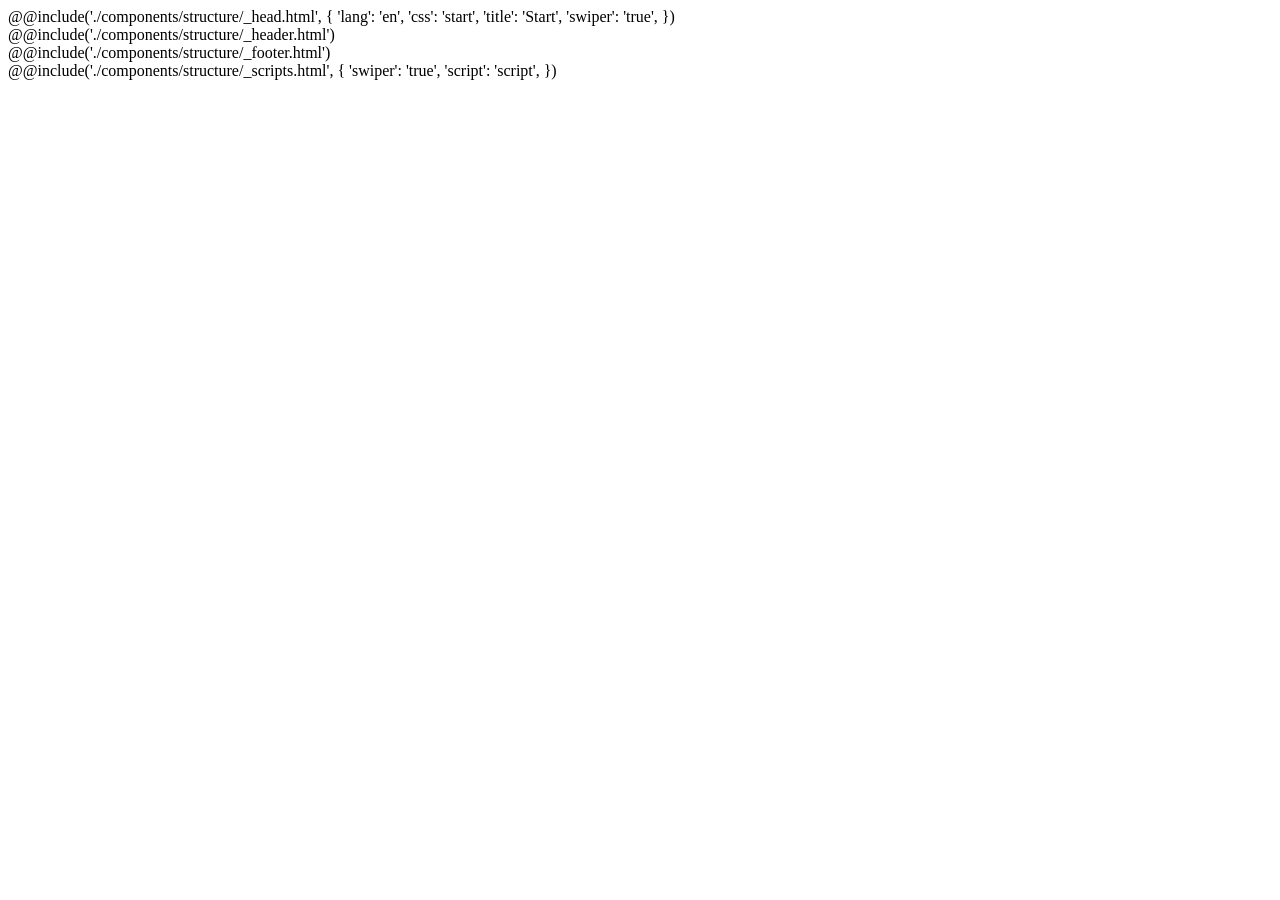
<file: app/_COPY-AND-RENAME-ME.html>
<!DOCTYPE html>
<!-- ! Изменить все "Start" на имя страницы (например about), после чего удалить эту строку и переименовать текущий файл-->
@@include('./components/structure/_head.html', {
'lang': 'en',
'css': 'start',
'title': 'Start',
'swiper': 'true',
})
<!-- todo указать нужное значение дял подключения\отключения свайпера -->

<body class="start">
	<div class="wrapper">
		@@include('./components/structure/_header.html')
		<main>
			<section class="hero">
				<div class="hero__container"></div>
			</section>
		</main>
		@@include('./components/structure/_footer.html')
	</div>
	@@include('./components/structure/_scripts.html', {
	'swiper': 'true',
	'script': 'script',
	})
	<!-- todo указать нужное значение дял подключения\отключения свайпера -->

</body>

</html>
</file>
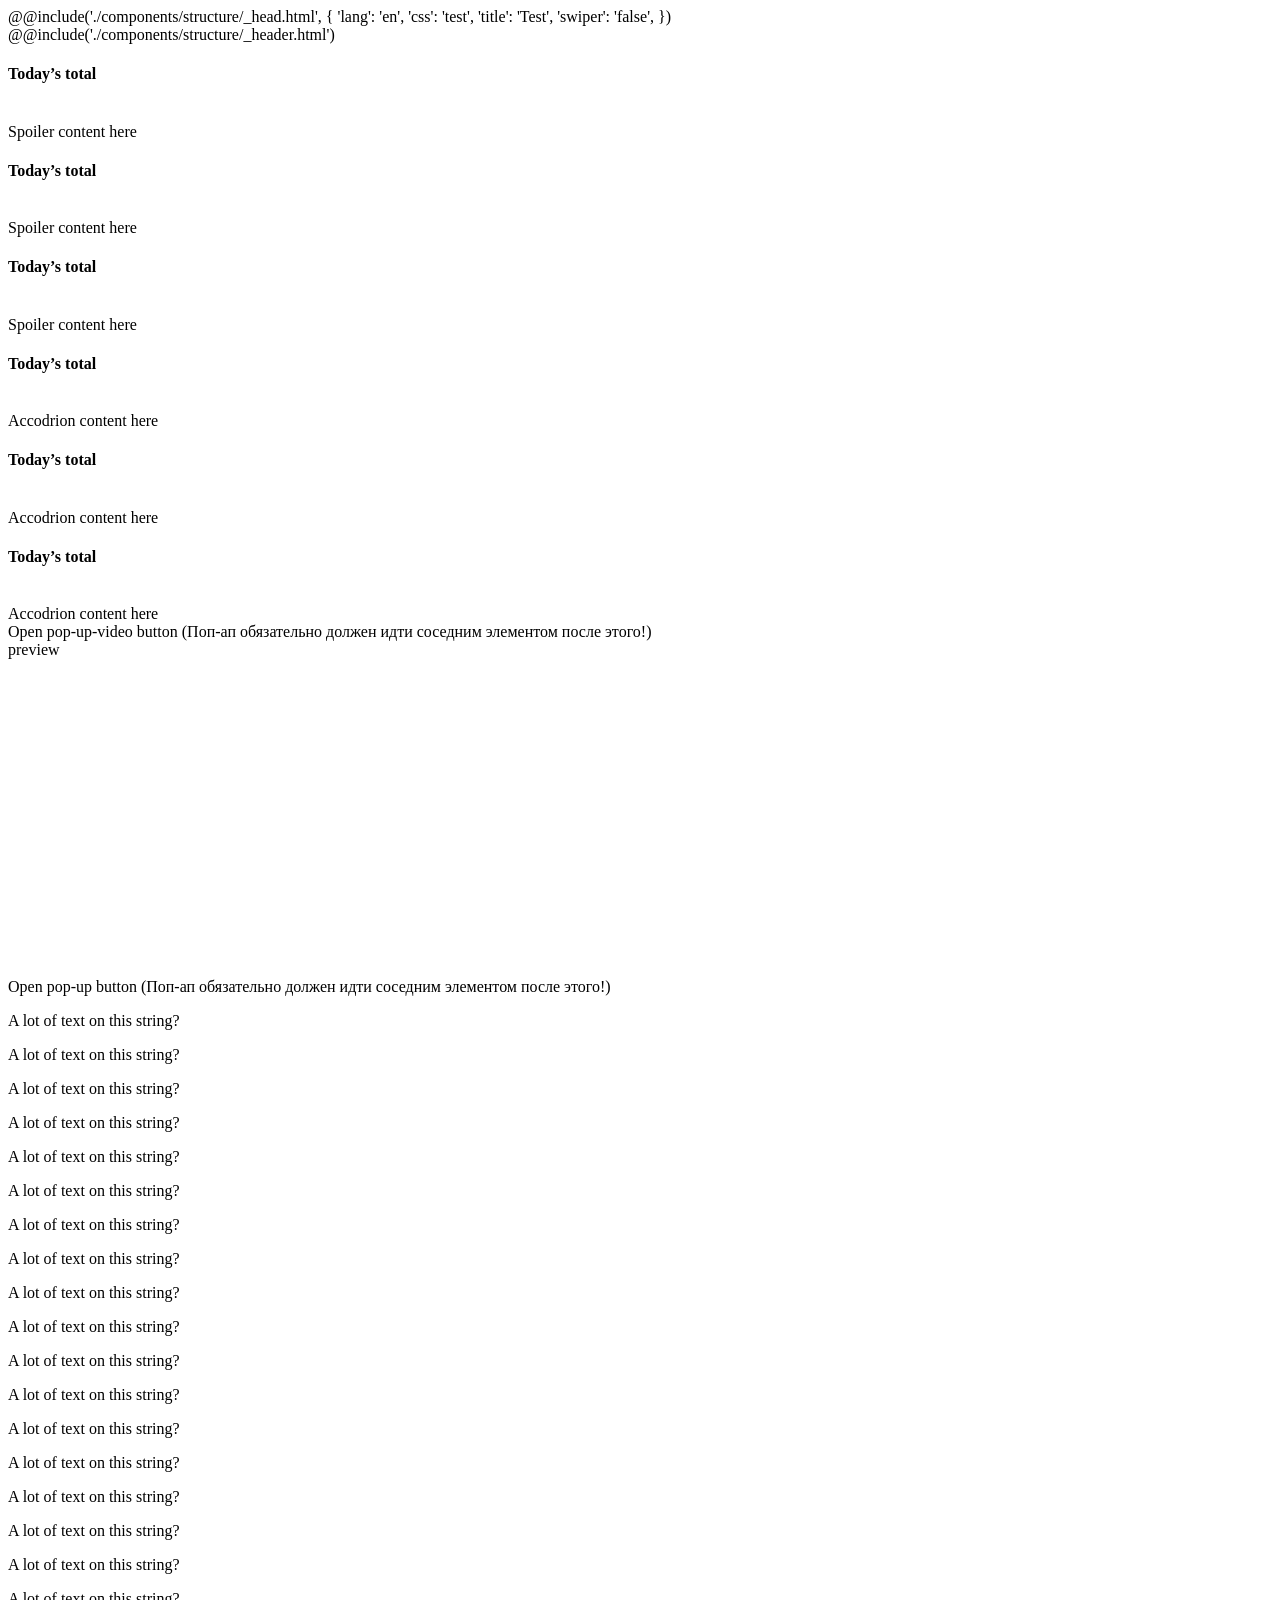
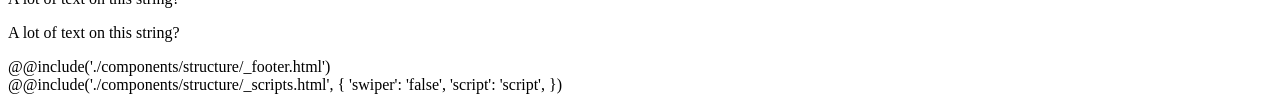
<file: app/test.html>
<!DOCTYPE html>
@@include('./components/structure/_head.html', {
'lang': 'en',
'css': 'test',
'title': 'Test',
'swiper': 'false',
})
<!-- todo указать нужное значение дял подключени\отключения свайпера -->

<body class="test">
	<div class="wrapper">
		@@include('./components/structure/_header.html')
		<main>
			<section class="hero">
				<div class="hero__container">
					<!-- @@include('./components/base/_slider.html') -->
					<!-- ! Spoiler item-->
					<div data-spoiler class="spoiler ">
						<div class="spoiler__preview">
							<h4 class="spoiler__title">Today’s total</h4>
							<div class="spoiler__icon">
								<svg width="15" height="9" viewBox="0 0 15 9" fill="none">
									<path fill-rule="evenodd" clip-rule="evenodd" d="M14.8788 1.46376L13.4339 3.6646e-07L7.43942 6.07249L1.44495 -6.31608e-08L-3.2942e-07 1.46376L7.43942 9L14.8788 1.46376Z" fill="white" />
								</svg>
							</div>
						</div>
						<div class="spoiler__wrapper">
							<div class="spoiler__body">
								Spoiler content here
							</div>
						</div>
					</div>
					<div data-spoiler class="spoiler ">
						<div class="spoiler__preview">
							<h4 class="spoiler__title">Today’s total</h4>
							<div class="spoiler__icon">
								<svg width="15" height="9" viewBox="0 0 15 9" fill="none">
									<path fill-rule="evenodd" clip-rule="evenodd" d="M14.8788 1.46376L13.4339 3.6646e-07L7.43942 6.07249L1.44495 -6.31608e-08L-3.2942e-07 1.46376L7.43942 9L14.8788 1.46376Z" fill="white" />
								</svg>
							</div>
						</div>
						<div class="spoiler__wrapper">
							<div class="spoiler__body">
								Spoiler content here
							</div>
						</div>
					</div>
					<div data-spoiler class="spoiler ">
						<div class="spoiler__preview">
							<h4 class="spoiler__title">Today’s total</h4>
							<div class="spoiler__icon">
								<svg width="15" height="9" viewBox="0 0 15 9" fill="none">
									<path fill-rule="evenodd" clip-rule="evenodd" d="M14.8788 1.46376L13.4339 3.6646e-07L7.43942 6.07249L1.44495 -6.31608e-08L-3.2942e-07 1.46376L7.43942 9L14.8788 1.46376Z" fill="white" />
								</svg>
							</div>
						</div>
						<div class="spoiler__wrapper">
							<div class="spoiler__body">
								Spoiler content here
							</div>
						</div>
					</div>

					<!-- ! Accodrion item-->
					<div data-accordion class="spoiler ">
						<div class="spoiler__preview">
							<h4 class="spoiler__title">Today’s total</h4>
							<div class="spoiler__icon">
								<svg width="15" height="9" viewBox="0 0 15 9" fill="none">
									<path fill-rule="evenodd" clip-rule="evenodd" d="M14.8788 1.46376L13.4339 3.6646e-07L7.43942 6.07249L1.44495 -6.31608e-08L-3.2942e-07 1.46376L7.43942 9L14.8788 1.46376Z" fill="white" />
								</svg>
							</div>
						</div>
						<div class="spoiler__wrapper">
							<div class="spoiler__body">
								Accodrion content here
							</div>
						</div>
					</div>
					<div data-accordion class="spoiler ">
						<div class="spoiler__preview">
							<h4 class="spoiler__title">Today’s total</h4>
							<div class="spoiler__icon">
								<svg width="15" height="9" viewBox="0 0 15 9" fill="none">
									<path fill-rule="evenodd" clip-rule="evenodd" d="M14.8788 1.46376L13.4339 3.6646e-07L7.43942 6.07249L1.44495 -6.31608e-08L-3.2942e-07 1.46376L7.43942 9L14.8788 1.46376Z" fill="white" />
								</svg>
							</div>
						</div>
						<div class="spoiler__wrapper">
							<div class="spoiler__body">
								Accodrion content here
							</div>
						</div>
					</div>
					<div data-accordion class="spoiler ">
						<div class="spoiler__preview">
							<h4 class="spoiler__title">Today’s total</h4>
							<div class="spoiler__icon">
								<svg width="15" height="9" viewBox="0 0 15 9" fill="none">
									<path fill-rule="evenodd" clip-rule="evenodd" d="M14.8788 1.46376L13.4339 3.6646e-07L7.43942 6.07249L1.44495 -6.31608e-08L-3.2942e-07 1.46376L7.43942 9L14.8788 1.46376Z" fill="white" />
								</svg>
							</div>
						</div>
						<div class="spoiler__wrapper">
							<div class="spoiler__body">
								Accodrion content here
							</div>
						</div>
					</div>

					<!-- ! Pop-up-video -->
					<div data-pop-up-open class="button">Open pop-up-video button (Поп-ап обязательно должен идти соседним элементом после этого!)</div>
					<div data-pop-up data-video class="pop-up-video">
						<div class="pop-up-video__wrapper">
							<div class="pop-up-video__body">
								<div data-pop-up-close data-video-close class="pop-up-video__close-icon-wrapper">
									<div class="pop-up-video__close-icon"></div>
								</div>
								<div class="pop-up-video__content">
									<div data-video-preview data-video-play class="pop-up-video__preview">preview</div>
									<iframe width="560" height="315" data-src-video="https://www.youtube.com/embed/xgMLOxllg04" title="YouTube video player" frameborder="0" allow="accelerometer; autoplay; clipboard-write; encrypted-media; gyroscope; picture-in-picture" allowfullscreen></iframe>
								</div>
							</div>
						</div>
					</div>

					<!-- ! Pop-up -->
					<div data-pop-up-open class="button">Open pop-up button (Поп-ап обязательно должен идти соседним элементом после этого!)</div>
					<div data-pop-up class="pop-up">
						<div class="pop-up__wrapper">
							<div class="pop-up__body">
								<div data-pop-up-close class="pop-up__close-icon-wrapper">
									<div class="pop-up__close-icon"></div>
								</div>
								<p>A lot of text on this string?</p>
								<p>A lot of text on this string?</p>
								<p>A lot of text on this string?</p>
								<p>A lot of text on this string?</p>
								<p>A lot of text on this string?</p>
								<p>A lot of text on this string?</p>
								<p>A lot of text on this string?</p>
								<p>A lot of text on this string?</p>
								<p>A lot of text on this string?</p>
								<p>A lot of text on this string?</p>
								<p>A lot of text on this string?</p>
								<p>A lot of text on this string?</p>
								<p>A lot of text on this string?</p>
								<p>A lot of text on this string?</p>
								<p>A lot of text on this string?</p>
								<p>A lot of text on this string?</p>
								<p>A lot of text on this string?</p>
								<p>A lot of text on this string?</p>
								<p>A lot of text on this string?</p>
							</div>
						</div>
					</div>
				</div>
			</section>
		</main>
		@@include('./components/structure/_footer.html')
	</div>
	@@include('./components/structure/_scripts.html', {
	'swiper': 'false',
	'script': 'script',
	})
	<!-- todo указать нужное значение дял подключения\отключения свайпера -->
</body>

</html>
</file>
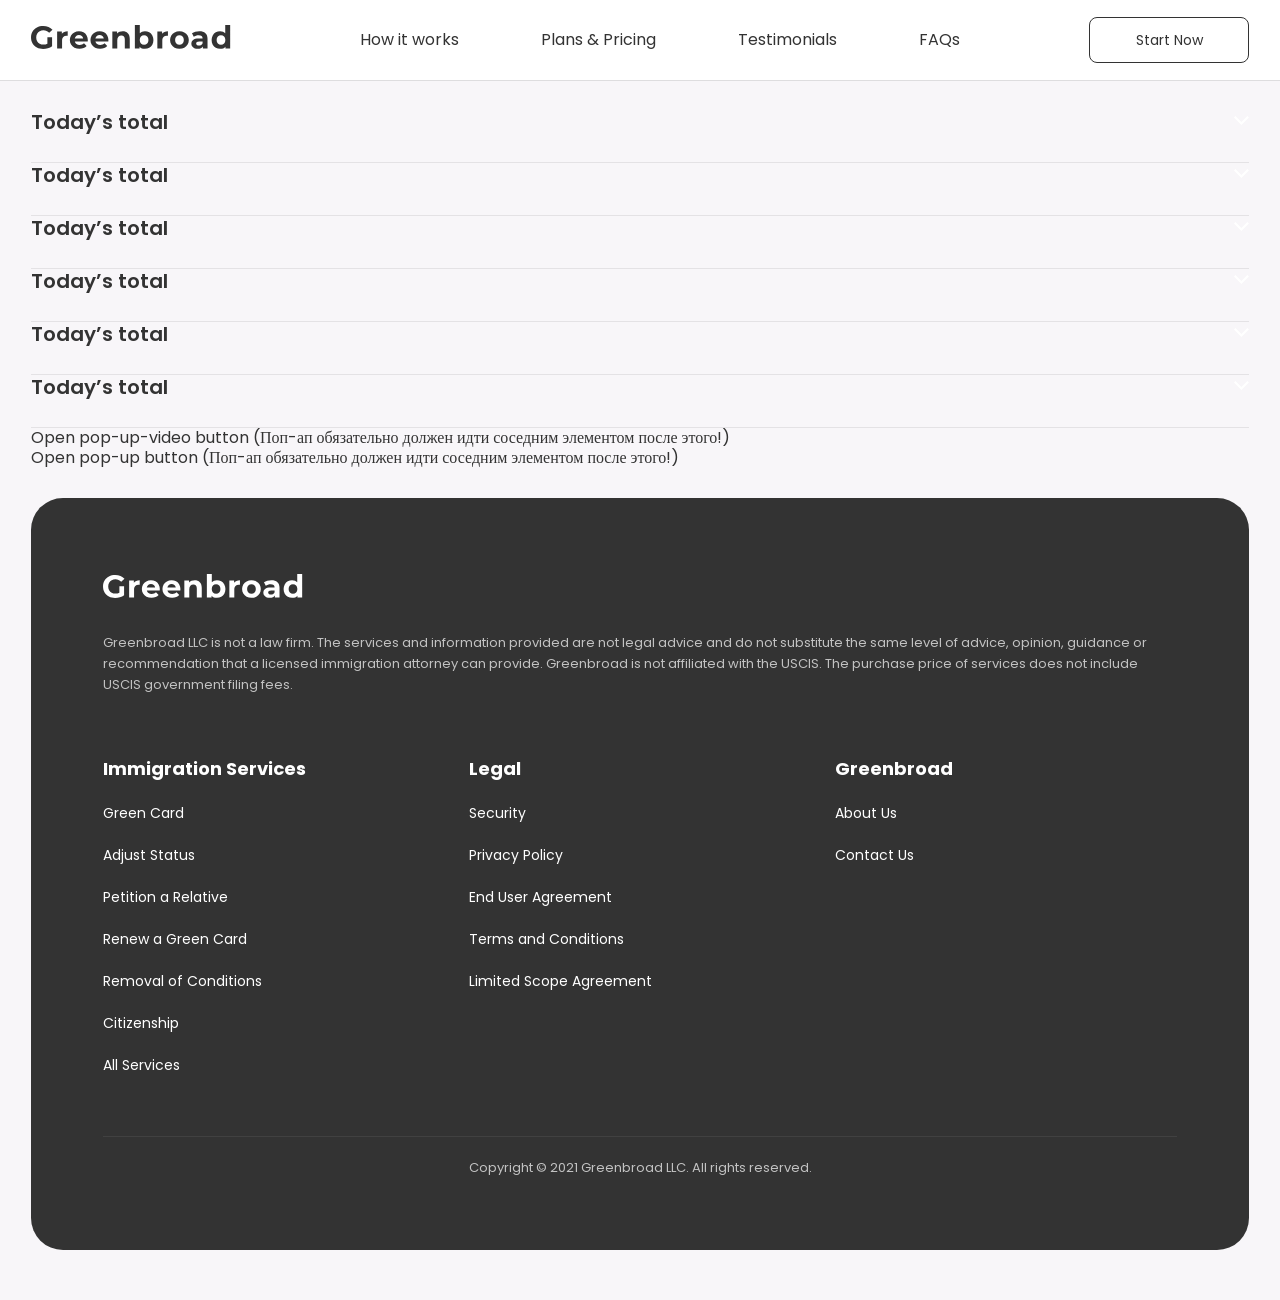
<file: docs/test.html>
<!DOCTYPE html>
<html lang="en">

<head>
	<meta charset="UTF-8">
	<meta http-equiv="X-UA-Compatible" content="IE=edge">
	<meta name="viewport" content="width=device-width, initial-scale=1.0">
	<meta name="format-detection" content="telephone=no">
	
	<link rel="stylesheet" href="./css/test.min.css">
	<!-- <link rel="shortcut icon" href="img/favicon.ico"> -->
	<title>Test</title>
</head>
<!-- todo указать нужное значение дял подключени\отключения свайпера -->

<body class="test">
	<div class="wrapper">
		<header class="header">
	<div class="header__container">
		<div class="header__body">
			<a class="header__logo" href="index.html">
				<img src="img/logo-dark.svg" alt="Greendark">
			</a>
			<div class="header-action__body">
				<ul class="header__action header-action">
					<li class="header-action__item"><a href="#">How it works</a></li>
					<li class="header-action__item"><a href="#">Plans & Pricing</a></li>
					<li class="header-action__item"><a href="#">Testimonials</a></li>
					<li class="header-action__item"><a href="#">FAQs</a></li>
				</ul>
				<a href="#" class="header__btn">
					Start Now
				</a>
			</div>
			<div class="header__controls">
				<a href="#" class="header__controls-btn">Start Now</a>
				<div class="header__burger burger">
					<div class="burger__wrapper">
						<span></span>
					</div>
				</div>
			</div>
		</div>
			<!-- <div data-to-hide class="header__bottom">
				<p style='font-size: 30px; background-color: red; text-align: center;'>Some content to hide on scroll</p>
			</div> -->
	</div>
</header>
		<main>
			<section class="hero">
				<div class="hero__container">
					
					<!-- ! Spoiler item-->
					<div data-spoiler class="spoiler ">
						<div class="spoiler__preview">
							<h4 class="spoiler__title">Today’s total</h4>
							<div class="spoiler__icon">
								<svg width="15" height="9" viewBox="0 0 15 9" fill="none">
									<path fill-rule="evenodd" clip-rule="evenodd" d="M14.8788 1.46376L13.4339 3.6646e-07L7.43942 6.07249L1.44495 -6.31608e-08L-3.2942e-07 1.46376L7.43942 9L14.8788 1.46376Z" fill="white" />
								</svg>
							</div>
						</div>
						<div class="spoiler__wrapper">
							<div class="spoiler__body">
								Spoiler content here
							</div>
						</div>
					</div>
					<div data-spoiler class="spoiler ">
						<div class="spoiler__preview">
							<h4 class="spoiler__title">Today’s total</h4>
							<div class="spoiler__icon">
								<svg width="15" height="9" viewBox="0 0 15 9" fill="none">
									<path fill-rule="evenodd" clip-rule="evenodd" d="M14.8788 1.46376L13.4339 3.6646e-07L7.43942 6.07249L1.44495 -6.31608e-08L-3.2942e-07 1.46376L7.43942 9L14.8788 1.46376Z" fill="white" />
								</svg>
							</div>
						</div>
						<div class="spoiler__wrapper">
							<div class="spoiler__body">
								Spoiler content here
							</div>
						</div>
					</div>
					<div data-spoiler class="spoiler ">
						<div class="spoiler__preview">
							<h4 class="spoiler__title">Today’s total</h4>
							<div class="spoiler__icon">
								<svg width="15" height="9" viewBox="0 0 15 9" fill="none">
									<path fill-rule="evenodd" clip-rule="evenodd" d="M14.8788 1.46376L13.4339 3.6646e-07L7.43942 6.07249L1.44495 -6.31608e-08L-3.2942e-07 1.46376L7.43942 9L14.8788 1.46376Z" fill="white" />
								</svg>
							</div>
						</div>
						<div class="spoiler__wrapper">
							<div class="spoiler__body">
								Spoiler content here
							</div>
						</div>
					</div>

					<!-- ! Accodrion item-->
					<div data-accordion class="spoiler ">
						<div class="spoiler__preview">
							<h4 class="spoiler__title">Today’s total</h4>
							<div class="spoiler__icon">
								<svg width="15" height="9" viewBox="0 0 15 9" fill="none">
									<path fill-rule="evenodd" clip-rule="evenodd" d="M14.8788 1.46376L13.4339 3.6646e-07L7.43942 6.07249L1.44495 -6.31608e-08L-3.2942e-07 1.46376L7.43942 9L14.8788 1.46376Z" fill="white" />
								</svg>
							</div>
						</div>
						<div class="spoiler__wrapper">
							<div class="spoiler__body">
								Accodrion content here
							</div>
						</div>
					</div>
					<div data-accordion class="spoiler ">
						<div class="spoiler__preview">
							<h4 class="spoiler__title">Today’s total</h4>
							<div class="spoiler__icon">
								<svg width="15" height="9" viewBox="0 0 15 9" fill="none">
									<path fill-rule="evenodd" clip-rule="evenodd" d="M14.8788 1.46376L13.4339 3.6646e-07L7.43942 6.07249L1.44495 -6.31608e-08L-3.2942e-07 1.46376L7.43942 9L14.8788 1.46376Z" fill="white" />
								</svg>
							</div>
						</div>
						<div class="spoiler__wrapper">
							<div class="spoiler__body">
								Accodrion content here
							</div>
						</div>
					</div>
					<div data-accordion class="spoiler ">
						<div class="spoiler__preview">
							<h4 class="spoiler__title">Today’s total</h4>
							<div class="spoiler__icon">
								<svg width="15" height="9" viewBox="0 0 15 9" fill="none">
									<path fill-rule="evenodd" clip-rule="evenodd" d="M14.8788 1.46376L13.4339 3.6646e-07L7.43942 6.07249L1.44495 -6.31608e-08L-3.2942e-07 1.46376L7.43942 9L14.8788 1.46376Z" fill="white" />
								</svg>
							</div>
						</div>
						<div class="spoiler__wrapper">
							<div class="spoiler__body">
								Accodrion content here
							</div>
						</div>
					</div>

					<!-- ! Pop-up-video -->
					<div data-pop-up-open class="button">Open pop-up-video button (Поп-ап обязательно должен идти соседним элементом после этого!)</div>
					<div data-pop-up data-video class="pop-up-video">
						<div class="pop-up-video__wrapper">
							<div class="pop-up-video__body">
								<div data-pop-up-close data-video-close class="pop-up-video__close-icon-wrapper">
									<div class="pop-up-video__close-icon"></div>
								</div>
								<div class="pop-up-video__content">
									<div data-video-preview data-video-play class="pop-up-video__preview">preview</div>
									<iframe width="560" height="315" data-src-video="https://www.youtube.com/embed/xgMLOxllg04" title="YouTube video player" frameborder="0" allow="accelerometer; autoplay; clipboard-write; encrypted-media; gyroscope; picture-in-picture" allowfullscreen></iframe>
								</div>
							</div>
						</div>
					</div>

					<!-- ! Pop-up -->
					<div data-pop-up-open class="button">Open pop-up button (Поп-ап обязательно должен идти соседним элементом после этого!)</div>
					<div data-pop-up class="pop-up">
						<div class="pop-up__wrapper">
							<div class="pop-up__body">
								<div data-pop-up-close class="pop-up__close-icon-wrapper">
									<div class="pop-up__close-icon"></div>
								</div>
								<p>A lot of text on this string?</p>
								<p>A lot of text on this string?</p>
								<p>A lot of text on this string?</p>
								<p>A lot of text on this string?</p>
								<p>A lot of text on this string?</p>
								<p>A lot of text on this string?</p>
								<p>A lot of text on this string?</p>
								<p>A lot of text on this string?</p>
								<p>A lot of text on this string?</p>
								<p>A lot of text on this string?</p>
								<p>A lot of text on this string?</p>
								<p>A lot of text on this string?</p>
								<p>A lot of text on this string?</p>
								<p>A lot of text on this string?</p>
								<p>A lot of text on this string?</p>
								<p>A lot of text on this string?</p>
								<p>A lot of text on this string?</p>
								<p>A lot of text on this string?</p>
								<p>A lot of text on this string?</p>
							</div>
						</div>
					</div>
				</div>
			</section>
		</main>
		<footer class="footer">
	<div class="footer__container">
		<div class="footer__inner">
			<div class="footer__content">
				<div class="footer__about">
					<a class="header__logo footer__logo" href="index.html">
						<img src="img/logo-white.svg" alt="Greendark">
					</a>
					<p class="footer__text">
						Greenbroad LLC is not a law firm. The services and information provided are not legal advice and do not substitute the same level of advice, opinion, guidance or recommendation that a licensed immigration attorney can provide. Greenbroad is not affiliated with the USCIS. The purchase price of services does not include USCIS government filing fees.
					</p>
				</div>
				<ul class="spoiler__list">
					<div data-accordion class="spoiler">
						<div class="spoiler__preview">
							<h4 class="spoiler__title">Immigration Services</h4>
							<div class="spoiler__icon">
								<svg width="20" height="20" viewBox="0 0 20 20" fill="none" xmlns="http://www.w3.org/2000/svg">
									<path d="M10 0V20M20 10L0 10" stroke="white" stroke-width="3"/>
									</svg>
							</div>
						</div>
						<div class="spoiler__wrapper">
							<div class="spoiler__body">
								<ul class="footer__list">
									<li class="footer__item">
										<a href="#" class="footer__link">
											Green Card
										</a>
									</li>
									<li class="footer__item">
										<a href="#" class="footer__link">
											Adjust Status
										</a>
									</li>
									<li class="footer__item">
											<a href="#" class="footer__link">
												Petition a Relative
											</a>
										</li>
									<li class="footer__item">
											<a href="#" class="footer__link">
												Renew a Green Card
											</a>
										</li>
									<li class="footer__item">
											<a href="#" class="footer__link">
												Removal of Conditions
											</a>
										</li>
									<li class="footer__item">
											<a href="#" class="footer__link">
												Citizenship
											</a>
										</li>
									<li class="footer__item">
											<a href="#" class="footer__link">
												All Services
											</a>
										</li>
								</ul>
							</div>
						</div>
					</div>
					<div data-accordion class="spoiler">
						<div class="spoiler__preview">
							<h4 class="spoiler__title">Legal</h4>
							<div class="spoiler__icon">
								<svg width="20" height="20" viewBox="0 0 20 20" fill="none" xmlns="http://www.w3.org/2000/svg">
									<path d="M10 0V20M20 10L0 10" stroke="white" stroke-width="3"/>
									</svg>
							</div>
						</div>
						<div class="spoiler__wrapper">
							<div class="spoiler__body">
								<ul class="footer__list">
									<li class="footer__item">
										<a href="#" class="footer__link">
											Security
										</a>
									</li>
									<li class="footer__item">
										<a href="#" class="footer__link">
											Privacy Policy
										</a>
									</li>
									<li class="footer__item">
										<a href="#" class="footer__link">
											End User Agreement
										</a>
									</li>
									<li class="footer__item">
										<a href="#" class="footer__link">
											Terms and Conditions
										</a>
									</li>
									<li class="footer__item">
										<a href="#" class="footer__link">
											Limited Scope Agreement
										</a>
									</li>
								</ul>
							</div>
						</div>
					</div>
					<div data-accordion class="spoiler">
						<div class="spoiler__preview">
							<h4 class="spoiler__title">Greenbroad</h4>
							<div class="spoiler__icon">
								<svg width="20" height="20" viewBox="0 0 20 20" fill="none" xmlns="http://www.w3.org/2000/svg">
									<path d="M10 0V20M20 10L0 10" stroke="white" stroke-width="3"/>
									</svg>
							</div>
						</div>
						<div class="spoiler__wrapper">
							<div class="spoiler__body">
								<ul class="footer__list">
									<li class="footer__item">
										<a href="#" class="footer__link">
											About Us
										</a>
									</li>
									<li class="footer__item">
										<a href="#" class="footer__link">
											Contact Us
										</a>
									</li>
								</ul>
							</div>
						</div>
					</div>
				</ul>
			</div>
			<p class="footer__copy">
				Copyright &COPY; 2021 Greenbroad LLC. All rights reserved.
			</p>
		</div>
	</div>
</footer>
	</div>
	
<script type="text/javascript">
	function downloadJSAtOnload() {
		let element = document.createElement("script");
		element.src = "js/script.js";
		element.type = 'module'
		document.body.appendChild(element);
	}
	if (window.addEventListener) {
		window.addEventListener("load", downloadJSAtOnload, false);
	} else if (window.attachEvent) {
		window.attachEvent("onload", downloadJSAtOnload);
	} else {
		window.onload = downloadJSAtOnload;
	}
</script>
	<!-- todo указать нужное значение дял подключения\отключения свайпера -->
</body>

</html>
</file>
<file: docs/css/home.min.css>
@charset "UTF-8";html{scroll-behavior:smooth}a,address,aside,audio,b,body,div,footer,form,h1,h2,h3,h4,h5,h6,header,html,i,iframe,img,input,li,menu,nav,ol,p,section,span,textarea,ul,video{margin:0;padding:0;border:0;font-size:100%;font:inherit;vertical-align:baseline;box-sizing:border-box}body,html{position:relative;min-height:100%}article,aside,details,figcaption,figure,footer,header,hgroup,menu,nav,section{display:block}ol,ul{list-style:none}a{color:inherit;text-decoration:none}input,textarea{color:inherit}input::-moz-placeholder,textarea::-moz-placeholder{color:inherit;font-size:1em}input::placeholder,textarea::placeholder{color:inherit;font-size:1em}input:focus,textarea:focus{outline:0}button{cursor:pointer;color:inherit;border:none;background-color:transparent;padding:0}.input-checkbox,input.text,input[type=button],input[type=submit],input[type=text],textarea{-webkit-appearance:none;border-radius:0}.footer__container,.header-action__body,.header__container,body.home .choose__container,body.home .faq__container,body.home .get__container,body.home .hero__container,body.home .invest__container,body.home .marriage__container,body.home .plans__container,body.home .pref__container,body.home .process__container,body.home .reviews__container,body.home .work__container{padding-left:4.2553191489%;padding-right:4.2553191489%}.header__btn,.header__controls-btn,body.home .card__btn,body.home .get__btn,body.home .hero__btn,body.home .work__btn{display:flex;align-items:center;justify-content:center;border-radius:8px;cursor:pointer;transition:.5s}body.home .choose__title,body.home .faq__title,body.home .get__title,body.home .invest__title,body.home .marriage__title,body.home .plans__title,body.home .pref__title,body.home .process__title,body.home .reviews__title,body.home .work__title{font-size:1.75rem;line-height:1.2142857143;font-weight:800}body.home .choose__text,body.home .faq__text,body.home .get__text,body.home .invest__text,body.home .marriage__text,body.home .plans__text,body.home .pref__text,body.home .process__text,body.home .work__text{color:#615f67;font-size:.9375rem;line-height:1.6}@font-face{font-family:NotoSans;font-display:swap;src:url(../fonts/NotoSans-Regular.woff) format("woff"),url(../fonts/NotoSans-Regular.woff-2) format("woff-2");font-weight:400;font-style:normal}@font-face{font-family:NotoSans;font-display:swap;src:url(../fonts/NotoSans-Medium.woff) format("woff"),url(../fonts/NotoSans-Medium.woff-2) format("woff-2");font-weight:500;font-style:normal}@font-face{font-family:NotoSans;font-display:swap;src:url(../fonts/NotoSans-SemiBold.woff) format("woff"),url(../fonts/NotoSans-SemiBold.woff-2) format("woff-2");font-weight:600;font-style:normal}@font-face{font-family:NotoSans;font-display:swap;src:url(../fonts/NotoSans-Bold.woff) format("woff"),url(../fonts/NotoSans-Bold.woff-2) format("woff-2");font-weight:700;font-style:normal}@font-face{font-family:Poppins;font-display:swap;src:url(../fonts/Poppins-Regular.woff) format("woff"),url(../fonts/Poppins-Regular.woff-2) format("woff-2");font-weight:400;font-style:normal}@font-face{font-family:Poppins;font-display:swap;src:url(../fonts/Poppins-Medium.woff) format("woff"),url(../fonts/Poppins-Medium.woff-2) format("woff-2");font-weight:500;font-style:normal}@font-face{font-family:Poppins;font-display:swap;src:url(../fonts/Poppins-SemiBold.woff) format("woff"),url(../fonts/Poppins-SemiBold.woff-2) format("woff-2");font-weight:600;font-style:normal}@font-face{font-family:Poppins;font-display:swap;src:url(../fonts/Poppins-Bold.woff) format("woff"),url(../fonts/Poppins-Bold.woff-2) format("woff-2");font-weight:700;font-style:normal}@font-face{font-family:Poppins;font-display:swap;src:url(../fonts/Poppins-ExtraBold.woff) format("woff"),url(../fonts/Poppins-ExtraBold.woff-2) format("woff-2");font-weight:800;font-style:normal}body.lock{overflow:hidden}body{font-family:Poppins;font-size:1rem;line-height:1.25;color:#333;background-color:#f8f6f9}.wrapper{display:flex;flex-direction:column;justify-content:space-between;min-height:100vh;overflow:hidden}main{flex:1 1 auto}.image{transition:.3s;overflow:hidden;position:relative;padding-bottom:100%;width:100%}.image img{position:absolute;top:0;left:0;width:100%;height:100%;-o-object-fit:cover;object-fit:cover}.image.hv:hover img{transform:scale(1.2)}.header{background-color:#fff;position:fixed;width:100%;box-shadow:0 1px 0 rgba(0,0,0,.1);opacity:1;transition:opacity .3s}.header:hover{opacity:1!important}.header:before{content:"";position:absolute;top:0;left:0;width:100%;height:100%;background-color:transparent;z-index:1}.header__body{min-height:66px;display:flex;align-items:center;justify-content:space-between;-moz-column-gap:20px;column-gap:20px}.header__logo{z-index:2;font-size:1.875rem;line-height:1.25;transition:.3s}.header__logo img{max-width:168px}.header__logo:hover{transform:scale(1.1)}.header__btn{font-size:1.125rem;line-height:1.5;font-weight:700;color:#fff;background:#3854dc;padding:20px 0}.header__btn:hover{background-color:#4d6aff}.header__controls{display:flex;align-items:center;gap:50px}.header__controls-btn{display:none}.header-action{display:block;margin-bottom:48px}.header-action__body{position:fixed;height:calc(100% - 66px);top:66px;left:0;max-width:100%;width:100%;padding-top:12px;padding-bottom:12px;background-color:#fff;transition:.5s;transform:translateY(-200%);z-index:2}.header-action__body.active{transform:translateY(0);overflow:auto;box-shadow:0 -1px 0 rgba(0,0,0,.1)}.header-action li{cursor:pointer;transition:.3s;font-size:1.5rem;line-height:1.5833333333;border-bottom:1px solid rgba(51,51,51,.1);margin-top:48px;padding-bottom:0}.header-action li a{padding-top:5px;padding-bottom:5px}.burger{position:relative;z-index:2;min-height:30px;width:30px;display:flex;align-items:center;justify-content:center;transition:.3s;cursor:pointer}.burger:hover{transform:scale(1.2)}.burger__wrapper{width:22px;height:18px;position:relative;display:flex;flex-direction:column}.burger__wrapper span,.burger__wrapper:after,.burger__wrapper:before{width:100%;height:2px;background-color:#000;transition:.3s;transform:translateY(0);position:relative;left:0}.burger__wrapper:before{content:"";animation:.7s forwards burgerTopDisabled}.burger__wrapper:after{content:"";animation:.7s forwards burgerBottomDisabled}.burger__wrapper span{top:50%;transform:translateY(-150%);transition:background-color .3s,transform .3s}@keyframes burgerTopDisabled{0%{top:50%;transform:translateY(-50%) rotate(-45deg)}50%{top:50%;transform:translateY(-50%)}100%{top:0;transform:translateY(0)}}@keyframes burgerBottomDisabled{0%{top:50%;transform:translateY(-250%) rotate(45deg)}50%{top:50%;transform:translateY(-250%)}100%{top:100%;transform:translateY(-300%)}}.burger.active .burger__wrapper:before{animation:.7s forwards burgerTopActive}.burger.active .burger__wrapper span{transform:translateY(-150%) scale(0);transition:background-color .3s,transform .3s .3s}.burger.active .burger__wrapper:after{animation:.7s forwards burgerBottomActive}@keyframes burgerTopActive{0%{top:0;transform:translateY(0)}50%{top:50%;transform:translateY(-50%)}100%{top:50%;transform:translateY(-50%) rotate(-45deg)}}@keyframes burgerBottomActive{0%{top:100%;transform:translateY(-300%)}50%{top:50%;transform:translateY(-250%)}100%{top:50%;transform:translateY(-250%) rotate(45deg)}}.footer{margin-top:26px}.footer__container{background:#333;border-top-left-radius:32px;border-top-right-radius:32px}.footer__inner{padding:36px 0}.footer__text{margin-top:24px;font-size:.8125rem;line-height:1.6153846154;opacity:.7;color:#fff;margin-bottom:28px}.footer__item+.footer__item{margin-top:20px}.footer__link{color:#fff;font-size:.875rem;line-height:1.5714285714}.footer__copy{padding-top:20px;font-size:.8125rem;line-height:1.6153846154;color:#fff;opacity:.7;text-align:center}.footer .spoiler{padding-bottom:24px;padding-top:32px;border-bottom:1px solid rgba(255,255,255,.1)}.footer .spoiler__title{color:#fff;font-size:1.125rem;line-height:1.5;font-weight:700}.footer .spoiler__body{padding-top:20px}.btn{cursor:pointer;border-radius:.5rem;background-color:#6f38c7;width:100px;height:40px;transition:.3s;position:relative;overflow:hidden;padding:10px 15px}.btn span{position:relative;z-index:1}.btn:after{content:"";position:absolute;top:0;left:0;width:100%;height:100%;background-color:rgba(255,255,255,0);transition:.3s}.btn:hover{transform:scale(1.1)}.btn:hover:after{background-color:rgba(255,255,255,.25)}.btn:active:after{background-color:rgba(255,255,255,.15)}.btn.modify{color:red;background-color:#000}.spoiler{width:auto;color:#333;border-bottom:1px solid rgba(51,51,51,.1);padding-bottom:28px}.spoiler__preview{cursor:pointer;padding-top:0;padding-bottom:0;position:relative;display:flex;justify-content:space-between;align-items:flex-start;gap:40px}.spoiler__title{width:100%;font-weight:600;font-size:1rem;line-height:1.1875}.spoiler__icon{transition:.3s}.spoiler__wrapper{height:0;overflow:hidden;transition:.5s}.spoiler__body{padding-top:10px;padding-bottom:0}.spoiler.opened .spoiler__icon{transform:rotate(45deg)}.pop-up{position:fixed;top:0;left:0;background-color:rgba(0,0,0,.9);width:100vw;height:100vh;z-index:0;pointer-events:none;opacity:0;transition:opacity .5s,z-index .5s}.pop-up.active{z-index:20;opacity:1;pointer-events:all;transition:opacity .5s,z-index}.pop-up__wrapper{position:absolute;top:0;left:0;bottom:0;right:0;width:100%;height:100%;padding:20px;overflow-y:auto}.pop-up__body{overflow-y:auto;overflow-x:hidden;background-color:#fff;padding:30px;position:relative}.pop-up__close-icon-wrapper{position:absolute;z-index:1;top:5px;right:5px;width:40px;height:40px;display:flex;justify-content:center;align-items:center;cursor:pointer;transform:translate(8px,-8px);transition:transform .3s}.pop-up__close-icon-wrapper:hover{transform:translate(8px,-8px) scale(1.35)}.pop-up__close-icon{position:relative;width:24px;height:24px}.pop-up__close-icon:after,.pop-up__close-icon:before{content:"";display:inline-block;width:100%;height:2px;background-color:#000;position:absolute;top:50%;left:50%;border-radius:1px}.pop-up__close-icon:after{transform:translate(-50%,-50%) rotate(45deg)}.pop-up__close-icon:before{transform:translate(-50%,-50%) rotate(-45deg)}.pop-up-video{position:fixed;top:0;left:0;background-color:rgba(0,0,0,.9);width:100vw;height:100vh;z-index:0;pointer-events:none;opacity:0;transition:opacity .5s,z-index .5s}.pop-up-video.active{z-index:20;opacity:1;pointer-events:all;transition:opacity .5s,z-index}.pop-up-video__wrapper{position:absolute;top:0;left:0;bottom:0;right:0;width:100%;height:100%;padding:20px;overflow-y:auto}.pop-up-video__body{overflow-y:auto;overflow-x:hidden;background-color:#fff;padding:30px;position:relative}.pop-up-video__close-icon-wrapper{position:absolute;z-index:1;top:5px;right:5px;width:40px;height:40px;display:flex;justify-content:center;align-items:center;cursor:pointer;transform:translate(8px,-8px);transition:transform .3s}.pop-up-video__close-icon-wrapper:hover{transform:translate(8px,-8px) scale(1.35)}.pop-up-video__close-icon{position:relative;width:24px;height:24px}.pop-up-video__close-icon:after,.pop-up-video__close-icon:before{content:"";display:inline-block;width:100%;height:2px;background-color:#000;position:absolute;top:50%;left:50%;border-radius:1px}.pop-up-video__close-icon:after{transform:translate(-50%,-50%) rotate(45deg)}.pop-up-video__close-icon:before{transform:translate(-50%,-50%) rotate(-45deg)}.pop-up-video__content{position:relative;overflow:hidden}.pop-up-video__preview{position:absolute;display:flex;justify-content:center;align-items:center;top:0;left:0;right:0;bottom:0;height:100%;width:100%;background-color:#d3d3d3}body.home{background-color:#fff}body.home .hero{background-color:#f8f6f9}body.home .hero__container{padding-top:14px;padding-bottom:40px}body.home .hero__inner{display:flex;flex-direction:column-reverse;gap:20px;position:relative}body.home .hero__content{max-width:634px;width:100%}body.home .hero__title{font-size:2.375rem;line-height:1.1578947368;font-weight:800;margin-bottom:12px}body.home .hero__title .small-br{display:block}body.home .hero__text{font-size:.9375rem;line-height:1.6;margin-bottom:24px}body.home .hero__btn{font-size:1.125rem;line-height:1.5;font-weight:700;background-color:#3854dc;color:#fff;padding:22px 0;max-width:240px;width:100%}body.home .hero__btn:hover{background-color:#4d6aff}body.home .hero__pic{transform:scaleX(-1);border-radius:24px;padding-bottom:94.7674418605%}body.home .work{background-color:#f8f6f9;border-bottom-left-radius:32px;border-bottom-right-radius:32px}body.home .work__container{padding-top:40px;padding-bottom:16px}body.home .work__inner{padding:36px 16px;border-radius:32px;background-color:#fff}body.home .work__title{margin-bottom:16px;text-align:center}body.home .work__title span{display:block}body.home .work__text{text-align:center;margin-bottom:28px}body.home .work__list{display:flex;flex-direction:column;gap:20px}body.home .work__item{padding:24px;display:flex;gap:20px;background:rgba(255,255,255,.5);box-shadow:0 10px 30px rgba(0,0,0,.08);border-radius:16px}body.home .work__desc-title{font-size:1.125rem;line-height:1.6111111111;font-weight:700;margin-bottom:8px}body.home .work__desc-text{font-size:.875rem;line-height:1.5714285714}body.home .work__btn{margin:28px auto 0;padding:18px 0;max-width:220px;width:100%;border:1px solid #333;border-radius:8px;font-weight:500}body.home .work__btn:hover{background-color:#3854dc;color:#fff}body.home .marriage{background-color:#fff;margin-top:16px}body.home .marriage__container{background:#fff6e9;border-radius:32px}body.home .marriage__inner{display:flex;flex-direction:column;gap:28px;padding:36px 0}body.home .marriage__pics{display:flex;align-items:center;gap:12px}body.home .marriage__pic{border-radius:16px;border:4px solid #fff;padding-bottom:69.768419283%}body.home .marriage__pic:nth-child(2) img{-o-object-position:right;object-position:right}body.home .marriage__pic:nth-child(3){display:none}body.home .marriage__title{margin-bottom:16px}body.home .choose{margin-top:16px}body.home .choose__container{background:#ebeefb;border-radius:32px}body.home .choose__inner{display:flex;flex-direction:column;gap:28px;padding:36px 0}body.home .choose__title{margin-bottom:16px}body.home .choose__list{display:flex;flex-wrap:wrap;gap:12px}body.home .choose__item{min-width:166px;width:100%;background:rgba(255,255,255,.5);box-shadow:0 10px 30px rgba(0,0,0,.08);border-radius:16px;text-align:center;padding:16px 12px;flex-basis:48.026%}body.home .choose__item-num{font-size:3rem;line-height:1.6041666667;font-weight:700}body.home .choose__item-text{font-size:.875rem;line-height:1.5714285714}body.home .get{background-color:#fff;margin-top:16px}body.home .get__container{background:#fff6e9;border-radius:32px}body.home .get__inner{padding:36px 0}body.home .get__title{margin-bottom:16px;text-align:center}body.home .get__text{text-align:center;max-width:600px;width:100%;margin:0 auto}body.home .get__list{display:flex;align-items:center;justify-content:center;flex-wrap:wrap;gap:12px;padding:28px 0 68px}body.home .get__item{max-width:200px;width:100%;border-radius:16px;flex:1 0 48%;padding-bottom:45.9302325581%;border:4px solid #fff}body.home .get__item img{min-width:158px}body.home .get__item:nth-child(even){transform:translateY(40px)}body.home .get__item:nth-child(n+5){display:none}body.home .get__item:nth-child(2) img,body.home .get__item:nth-child(7) img{-o-object-position:90%;object-position:90%}body.home .get__item:nth-child(4) img{-o-object-position:60%;object-position:60%}body.home .get__item:nth-child(9) img{-o-object-position:30%;object-position:30%}body.home .get__btn{padding:20px 0;max-width:220px;width:100%;margin:0 auto;border:1px solid #333}body.home .get__btn:hover{color:#fff6e9;background-color:#333}body.home .plans{margin-top:20px;background-color:#f8f6f9;border-top-right-radius:32px;border-top-left-radius:32px}body.home .plans__container{padding-top:16px;padding-bottom:16px}body.home .plans__inner{padding:36px 16px;border-radius:32px;background-color:#fff}body.home .plans__title{font-size:1.875rem;line-height:1.2;margin-bottom:16px;text-align:center}body.home .plans__title span{display:block}body.home .plans__text{text-align:center;margin-bottom:28px}body.home .plans__cards{display:flex;flex-direction:column;justify-content:space-between;align-items:center;gap:16px}body.home .card{max-width:400px;width:100%;padding:2px;background:rgba(51,51,51,.1);border-radius:20px;position:relative;transition:1s}body.home .card:hover{background:linear-gradient(135deg,#bcc4ec 0,#8de6b1 44%,#3854dc 100%)}body.home .card:hover .card__lvl span{color:#3854dc;background-color:rgba(56,84,220,.1)}body.home .card__content{background-color:#fff;padding:30px 18px;border-radius:18px}body.home .card__title{font-weight:500;font-size:1.5rem;line-height:1.5;text-align:center;margin-bottom:12px}body.home .card__subtitle{font-size:.875rem;line-height:1.5714285714;text-align:center;color:#615f67}body.home .card__price{font-size:3rem;line-height:1.5;font-weight:700;text-align:center;letter-spacing:-.05em;margin-bottom:12px}body.home .card__lvl{text-align:center;margin-bottom:12px}body.home .card__lvl span{font-size:.8125rem;line-height:1.6153846154;background:rgba(97,95,103,.1);border-radius:100px;padding:7px 16px;color:#615f67;font-weight:500}body.home .card__text{font-size:.875rem;line-height:1.5714285714;color:#615f67;text-align:center;margin-bottom:36px}body.home .card__btn{max-width:220px;width:100%;border-radius:100px;padding:15px 0;border:1px solid #333;margin:0 auto 36px;font-size:.9375rem;line-height:1.4666666667;font-weight:700;color:#fff;background-color:#333}body.home .card__btn:hover{color:#333;background-color:#fff;border:1px solid #333}body.home .card__list{display:flex;flex-direction:column;gap:20px;font-size:.875rem;line-height:1.5}body.home .card__item{position:relative;padding:1.5px 0 1.5px 36px}body.home .card__item::before{content:"";position:absolute;left:0;top:0;width:24px;height:24px;background-image:url(../img/icons/check.svg)}body.home .pref{background-color:#f8f6f9;border-bottom-right-radius:32px;border-bottom-left-radius:32px}body.home .pref__container{padding-top:4px;padding-bottom:16px}body.home .pref__inner{padding:36px 16px;border-radius:32px;background-color:#fff}body.home .pref__title{margin-bottom:16px;text-align:center}body.home .pref__title span{display:block}body.home .pref__text{text-align:center;margin-bottom:28px}body.home .pref__list{display:flex;flex-direction:column;gap:24px;width:100%}body.home .pref__item{border:1px solid rgba(51,51,51,.1);border-radius:16px;padding:20px}body.home .pref__item svg{margin-bottom:28px}body.home .pref__item-title{font-size:1.125rem;line-height:1.6111111111;font-weight:700;margin-bottom:8px}body.home .pref__item-text{font-size:.875rem;line-height:1.5714285714;color:#615f67}body.home .invest{margin-top:16px}body.home .invest__container{background:#ebeefb;border-radius:32px}body.home .invest__inner{display:flex;flex-direction:column;gap:28px;padding:36px 0}body.home .invest__pic{border-radius:24px;transform:rotateY(180deg);padding-bottom:69.476744186%}body.home .invest__pic img{transform:scale(1.2);-o-object-position:-90%;object-position:-90%}body.home .invest__title{font-size:2.375rem;line-height:1.1578947368;margin-bottom:16px}body.home .invest__text{margin-bottom:24px}body.home .reviews{margin-top:20px;background-color:#f8f6f9;border-top-right-radius:32px;border-top-left-radius:32px}body.home .reviews__container{padding-top:16px;padding-bottom:16px}body.home .reviews__inner{padding:36px 24px;border-radius:32px;background-color:#fff}body.home .reviews__title{font-size:1.875rem;line-height:1.2;margin-bottom:28px;text-align:center}body.home .reviews__title span{display:block}body.home .reviews__blockquote{margin:0;position:relative;font-size:1rem;line-height:1.625;max-width:976px;width:100%}body.home .reviews__pic{max-width:100px;width:100%;border-radius:100%;padding-bottom:100px;margin:0 auto 34px}body.home .reviews__name{margin-bottom:4px;font-weight:600;font-size:1.125rem;line-height:1.5}body.home .reviews__desc{font-size:.875rem;line-height:1.5;color:#615f67}body.home .slider__slide{display:flex;flex-direction:column;justify-content:center}body.home .slider__arrow-prev{background-image:url(../img/icons/arrow-left-short.svg);left:0}body.home .slider__arrow-next{background-image:url(../img/icons/arrow-right-short.svg);right:0}body.home .mainSlider .slider__slide{gap:28px;padding:32px 0}body.home .secondSlider .swiper-slide{opacity:.2}body.home .secondSlider .swiper-slide-thumb-active{opacity:1}body.home .secondSlider .slider__slide{padding-top:28px;text-align:center}body.home .faq{background-color:#f8f6f9;border-bottom-right-radius:32px;border-bottom-left-radius:32px}body.home .faq__container{padding-top:4px;padding-bottom:16px}body.home .faq__inner{padding:36px 16px;border-radius:32px;background-color:#fff}body.home .faq__title{font-size:1.875rem;line-height:1.2;margin-bottom:28px;text-align:center}body.home .faq__title span{display:block}body.home .faq__text{font-size:.9375rem;line-height:1.6;text-align:center;max-width:832px;margin:0 auto 40px}body.home .faq__list{display:flex;flex-direction:column;gap:28px;margin-bottom:40px}body.home .faq__btn{color:#3854dc;border-color:#3854dc}body.home .faq__btn:hover{background-color:#3854dc;color:#fff}body.home .process{background-color:#fff;margin-top:16px}body.home .process__container{background:#fff6e9;border-radius:32px}body.home .process__inner{padding:36px 0}body.home .process__subtitle{text-align:center;text-transform:uppercase;padding:8px;margin-bottom:20px;position:relative;font-size:1rem;line-height:1.625}body.home .process__subtitle::before{content:"";position:absolute;width:120px;height:1px;background-color:#333;bottom:0;left:50%;transform:translateX(-50%)}body.home .process__title{margin-bottom:16px;text-align:center}body.home .process__text{font-size:.9375rem;line-height:1.6666666667;text-align:center;max-width:600px;width:100%;margin:0 auto 28px}body.home .process__btn{margin:0 auto}@media (min-width:470px){body.home .hero__title .small-br{display:unset}body.home .hero__title .medium-br{display:block}}@media (min-width:500px){body.home .hero__pic{padding-bottom:65.8436213992%}body.home .get__list{gap:16px;padding:33px 0 84px}body.home .get__item{flex:1 0 32%;padding-bottom:29.1984123363%}body.home .get__item:nth-child(n+5){display:unset}body.home .get__item:nth-child(n+7){display:none}}@media (min-width:600px){.header__body{min-height:80px}.header__logo img{max-width:200px}.header__btn{display:none}.header__controls-btn{display:flex;font-size:.875rem;line-height:1.2857142857;color:#333;padding:13px 0;width:160px;border:1px solid #333;z-index:2}.header__controls-btn:hover{color:#fff;background-color:#3854dc}.header-action__body{top:80px}.footer__container{background:unset;border-radius:unset;margin-bottom:20px}.footer__inner{padding:36px;background:#333;border-radius:32px}body.home .hero__container{padding-top:20px;padding-bottom:60px}body.home .hero__title{font-size:3.625rem;line-height:1.1551724138;margin-bottom:20px}body.home .hero__text{font-size:1rem;line-height:1.625;margin-bottom:32px}body.home .work__container{padding-top:60px;padding-bottom:20px}body.home .work__inner{padding:36px}body.home .marriage__container{background:unset;border-radius:unset}body.home .marriage__inner{padding:36px;background:#fff6e9;border-radius:32px}body.home .choose__container{background:unset;border-radius:unset}body.home .choose__inner{padding:36px;background:#ebeefb;border-radius:32px}body.home .get__container{background:unset;border-radius:unset}body.home .get__inner{padding:36px;background:#fff6e9;border-radius:32px}body.home .plans__container{padding-top:20px;padding-bottom:20px}body.home .plans__inner{padding:36px}body.home .pref__container{padding-top:0;padding-bottom:20px}body.home .pref__inner{padding:36px}body.home .pref__list{flex-direction:row;flex-wrap:wrap}body.home .pref__item{flex:1 0 48%;padding:24px}body.home .invest__container{background:unset;border-radius:unset}body.home .invest__inner{padding:32px;background:#ebeefb;border-radius:32px}body.home .reviews__container{padding-top:20px;padding-bottom:20px}body.home .reviews__inner{padding:36px}body.home .faq__container{padding-top:20px;padding-bottom:20px}body.home .faq__inner{padding:36px}body.home .process__container{background:unset;border-radius:unset}body.home .process__inner{padding:36px;background:#fff6e9;border-radius:32px}}@media (min-width:700px){body.home .plans__cards{flex-direction:row;align-items:flex-start;gap:24px}}@media (min-width:768px){.footer__inner{padding:48px}.footer .spoiler{border-bottom:none}.footer .spoiler__preview{cursor:default;pointer-events:none}.footer .spoiler__icon{display:none}.footer .spoiler__wrapper{height:auto!important}.spoiler__title{font-size:1.125rem;line-height:1.2222222222}body.home .get__inner{padding:48px}body.home .get__item{padding-bottom:30.3053261611%}body.home .get__item:nth-child(1),body.home .get__item:nth-child(3){transform:translateY(40px)}body.home .get__item:nth-child(2),body.home .get__item:nth-child(5){transform:translateY(0)}body.home .secondSlider .swiper-slide .reviews__desc,body.home .secondSlider .swiper-slide .reviews__name{opacity:0;transition:.5s}body.home .secondSlider .swiper-slide-thumb-active .reviews__pic{transform:translateY(10px) scale(1.2)}body.home .secondSlider .swiper-slide-thumb-active .reviews__desc,body.home .secondSlider .swiper-slide-thumb-active .reviews__name{opacity:1}body.home .process__inner{padding:48px}}@media (min-width:768px) and (min-width:768px){.footer .spoiler__list{display:flex;flex-wrap:wrap;gap:24px;padding-bottom:36px}.footer .spoiler__list .spoiler{flex:1 0 48%}}@media (min-width:768px) and (min-width:993px){.footer .spoiler__list .spoiler{flex:1 0 31%}}@media (min-width:768px) and (min-width:1400px){.footer .spoiler__list{max-width:976px;width:100%;flex-wrap:nowrap;gap:40px}}@media (min-width:769px){.footer__container,.header-action__body,.header__container,body.home .choose__container,body.home .faq__container,body.home .get__container,body.home .hero__container,body.home .invest__container,body.home .marriage__container,body.home .plans__container,body.home .pref__container,body.home .process__container,body.home .reviews__container,body.home .work__container{padding-left:2.6007802341%;padding-right:2.6007802341%}body.home .choose__title,body.home .faq__title,body.home .get__title,body.home .invest__title,body.home .marriage__title,body.home .plans__title,body.home .pref__title,body.home .process__title,body.home .reviews__title,body.home .work__title{font-size:2.5rem;line-height:1.2}body.home .choose__text,body.home .faq__text,body.home .get__text,body.home .invest__text,body.home .marriage__text,body.home .plans__text,body.home .pref__text,body.home .process__text,body.home .work__text{font-size:1rem;line-height:1.625;width:100%}.header-action li:hover a:after{width:100%}.header-action li a{display:block;position:relative}.header-action li a:after{content:"";position:absolute;bottom:5px;left:0;width:0;height:1px;background:#333;transition:.3s}.footer{margin-top:20px}.footer__copy{border-top:1px solid rgba(255,255,255,.1)}body.home .work__inner{padding:48px}body.home .work__text{max-width:832px;margin:0 auto 28px}body.home .work__list{gap:24px}body.home .work__item{padding:32px;gap:40px}body.home .work__desc-title{font-size:1.25rem;line-height:1.6}body.home .work__desc-text{font-size:.9375rem;line-height:1.6}body.home .work__btn{margin-top:40px}body.home .marriage{margin-top:20px}body.home .marriage__inner{padding:48px;gap:40px}body.home .marriage__pics{gap:16px}body.home .marriage__pic{border-width:6px;padding-bottom:58.1362426622%}body.home .marriage__title{margin-bottom:20px}body.home .choose{margin-top:20px}body.home .choose__inner{padding:48px;gap:40px}body.home .choose__title{margin-bottom:20px}body.home .choose__list{gap:24px}body.home .choose__item{padding:28px 20px}body.home .choose__item-num{font-size:4.25rem;line-height:1.6029411765}body.home .choose__item-text{font-size:.9375rem;line-height:1.6}body.home .get{margin-top:20px}body.home .get__title{max-width:500px;width:100%;margin:0 auto 20px}body.home .plans__inner{padding:48px}body.home .plans__text{max-width:832px;margin:0 auto 40px}body.home .pref__inner{padding:48px}body.home .pref__text{max-width:832px;margin:0 auto 40px}body.home .invest{margin-top:20px}body.home .invest__inner{padding:48px;gap:40px}body.home .invest__title{margin-bottom:20px;font-size:3.25rem;line-height:1.1538461538}body.home .invest__text{margin-bottom:32px}body.home .reviews__inner{padding:48px}body.home .reviews__blockquote{font-size:1.125rem;line-height:1.4444444444}body.home .mainSlider .slider__slide{flex-direction:row;gap:40px;padding:40px 0}body.home .mainSlider .slider__slide :nth-child(1){flex-shrink:0}body.home .faq__inner{padding:48px}body.home .process{margin-top:20px}body.home .process__title{max-width:500px;width:100%;margin:0 auto 20px}}@media (min-width:950px){body.home .get__item{flex:1 0 23%}body.home .get__item:nth-child(n+7){display:unset}body.home .get__item:nth-child(n+9){display:none}body.home .get__item:nth-child(1),body.home .get__item:nth-child(3),body.home .get__item:nth-child(5){transform:translateY(0)}body.home .get__item:nth-child(2){transform:translateY(40px)}}@media (min-width:993px){.header-action{flex:1 1 auto;margin-bottom:0;position:relative;z-index:2;display:flex;align-items:center;justify-content:space-between;-moz-column-gap:15px;column-gap:15px}.header-action__body{transform:translateY(0);position:static;max-width:450px;width:100%;padding-inline:0!important}.header-action li{font-size:1rem;line-height:1.625;margin-top:0;border-bottom:none}.burger{display:none}.footer__container{margin-bottom:50px}.footer__inner{padding:72px}body.home .hero__container{padding-top:30px;padding-bottom:70px}body.home .hero__inner{flex-direction:row;align-items:center;justify-content:space-between;padding-left:3.9130434783%;padding-right:3.9130434783%}body.home .hero__content{max-width:688px}body.home .hero__title{font-size:2.375rem;line-height:1.1578947368;margin-bottom:24px}body.home .hero__text{margin-bottom:40px}body.home .hero__pic{padding-bottom:49.0566037736%;max-width:832px}body.home .work__container{padding-top:70px;padding-bottom:30px}body.home .work__list{gap:32px}body.home .work__btn{margin-top:60px}body.home .marriage__inner{flex-direction:row;justify-content:space-between}body.home .marriage__pics{flex:1 0 50%}body.home .marriage__pic{max-width:264px}body.home .marriage__content{max-width:688px;width:100%}body.home .choose__inner{flex-direction:row;justify-content:space-between}body.home .choose__content{max-width:688px;width:100%}body.home .choose__item{flex-basis:46%}body.home .get__inner{padding:72px}body.home .get__list{gap:20px;padding:40px 0 100px}body.home .plans__container{padding-top:30px;padding-bottom:30px}body.home .plans__text{margin-top:60px}body.home .plans__cards{justify-content:center;gap:32px}body.home .pref__container{padding-top:0;padding-bottom:30px}body.home .pref__text{margin-top:60px}body.home .pref__list{gap:32px}body.home .invest__inner{flex-direction:row-reverse;justify-content:space-between;align-items:center}body.home .invest__pic{max-width:832px;padding-bottom:34.1981132075%}body.home .invest__pic img{-o-object-position:0;object-position:0}body.home .invest__content{max-width:688px;width:100%}body.home .reviews{margin-top:40px}body.home .reviews__container{padding-top:30px;padding-bottom:30px}body.home .secondSlider .swiper-slide{max-width:210px;width:100%;margin:0}body.home .faq__container{padding-top:0;padding-bottom:30px}body.home .process__inner{padding:72px}}@media (min-width:1120px){body.home .mainSlider .slider__slide{padding:60px 0;gap:80px}}@media (min-width:1200px){.footer__container,.header-action__body,.header__container,body.home .choose__container,body.home .faq__container,body.home .get__container,body.home .hero__container,body.home .invest__container,body.home .marriage__container,body.home .plans__container,body.home .pref__container,body.home .process__container,body.home .reviews__container,body.home .work__container{padding-left:2.4193548387%;padding-right:2.4193548387%}.header-action__body{max-width:600px}.footer{margin-top:30px}body.home .hero__title{font-size:3.625rem;line-height:1.1551724138}body.home .choose,body.home .get,body.home .invest,body.home .marriage,body.home .process{margin-top:30px}}@media (min-width:1250px){.spoiler__title{font-size:1.25rem;line-height:1.2}body.home .work__container{padding-bottom:40px}body.home .work__list{flex-direction:row;justify-content:center}body.home .work__item{max-width:544px;width:100%}body.home .choose__list{gap:32px;max-width:832px;width:100%}body.home .get__item{max-width:266px;flex:1 0 16%;padding-bottom:15.2124307291%;border:6px solid #fff}body.home .get__item:nth-child(n+9){display:unset}body.home .get__item:nth-child(n+11){display:none}body.home .get__item:nth-child(1),body.home .get__item:nth-child(3),body.home .get__item:nth-child(5){transform:translateY(40px)}body.home .get__item:nth-child(2),body.home .get__item:nth-child(4){transform:translateY(0)}body.home .plans__container{padding-top:40px;padding-bottom:40px}body.home .pref__container{padding-top:0;padding-bottom:40px}body.home .pref__item{flex:1 0 31%;padding:32px}body.home .reviews__container{padding-top:40px;padding-bottom:40px}body.home .secondSlider{position:relative;max-width:1408px;width:100%}body.home .secondSlider .slider__wrapper{justify-content:center;gap:32px}body.home .faq__container{padding-top:0;padding-bottom:40px}}@media (min-width:1300px){body.home .hero__container{padding-top:45px}}@media (min-width:1400px){body.home .choose__title,body.home .faq__title,body.home .get__title,body.home .invest__title,body.home .marriage__title,body.home .plans__title,body.home .pref__title,body.home .process__title,body.home .reviews__title,body.home .work__title{font-size:3rem;line-height:1.2083333333}.footer__content{display:flex;justify-content:space-between}.footer__content .footer__about{max-width:400px;width:100%}body.home .get__title{max-width:600px}body.home .get__text{max-width:880px}body.home .invest__title{font-size:3.875rem;line-height:1.1451612903}body.home .invest__title span{display:block}body.home .slider__arrow-next,body.home .slider__arrow-prev{width:60px;height:60px;display:flex;background-size:cover;background-repeat:no-repeat;position:absolute;top:50%;transform:translateY(-50%);border:1px solid #333;border-radius:100%;z-index:10}body.home .process__title{max-width:600px}body.home .process__text{max-width:880px}}@media (min-width:1440px){body.home .marriage__pic{padding-bottom:35.9506495629%}body.home .marriage__pic:nth-child(3){display:block}body.home .choose__item{flex-basis:47%}body.home .get__list{padding:60px 0 140px}}@media (min-width:1500px){.footer__container,.header-action__body,.header__container,body.home .choose__container,body.home .faq__container,body.home .get__container,body.home .hero__container,body.home .invest__container,body.home .marriage__container,body.home .plans__container,body.home .pref__container,body.home .process__container,body.home .reviews__container,body.home .work__container{padding-left:2.0833333333%;padding-right:2.0833333333%}.footer,body.home .choose,body.home .get,body.home .invest,body.home .marriage,body.home .process{margin-top:40px}}@media (min-width:1600px){body.home .hero__container{padding-top:60px}body.home .hero__title{font-size:4.25rem;line-height:1.1470588235}body.home .choose__inner,body.home .faq__inner,body.home .invest__inner,body.home .marriage__inner,body.home .plans__inner,body.home .pref__inner,body.home .reviews__inner,body.home .work__inner{padding:72px}}@media (min-width:1920px){body.home .choose__item{flex-basis:48.077%}body.home .get__item:nth-child(even){transform:translateY(80px)}body.home .get__item:nth-child(n+11){display:unset}body.home .get__item:nth-child(1),body.home .get__item:nth-child(3),body.home .get__item:nth-child(5){transform:translateY(0)}body.home .get__item:nth-child(2),body.home .get__item:nth-child(4){transform:translateY(80px)}}@media (max-width:375px){body.home .choose__item{min-width:unset;flex-basis:47%}}
</file>
<file: docs/css/test.min.css>
@charset "UTF-8";html{scroll-behavior:smooth}a,address,aside,audio,b,body,div,footer,form,h1,h2,h3,h4,h5,h6,header,html,i,iframe,img,input,li,menu,nav,ol,p,section,span,textarea,ul,video{margin:0;padding:0;border:0;font-size:100%;font:inherit;vertical-align:baseline;box-sizing:border-box}body,html{position:relative;min-height:100%}article,aside,details,figcaption,figure,footer,header,hgroup,menu,nav,section{display:block}ol,ul{list-style:none}a{color:inherit;text-decoration:none}input,textarea{color:inherit}input::-moz-placeholder,textarea::-moz-placeholder{color:inherit;font-size:1em}input::placeholder,textarea::placeholder{color:inherit;font-size:1em}input:focus,textarea:focus{outline:0}button{cursor:pointer;color:inherit;border:none;background-color:transparent;padding:0}.input-checkbox,input.text,input[type=button],input[type=submit],input[type=text],textarea{-webkit-appearance:none;border-radius:0}.footer__container,.header-action__body,.header__container,body.test .hero__container{padding-left:4.2553191489%;padding-right:4.2553191489%}.header__btn,.header__controls-btn{display:flex;align-items:center;justify-content:center;border-radius:8px;cursor:pointer;transition:.5s}@font-face{font-family:NotoSans;font-display:swap;src:url(../fonts/NotoSans-Regular.woff) format("woff"),url(../fonts/NotoSans-Regular.woff-2) format("woff-2");font-weight:400;font-style:normal}@font-face{font-family:NotoSans;font-display:swap;src:url(../fonts/NotoSans-Medium.woff) format("woff"),url(../fonts/NotoSans-Medium.woff-2) format("woff-2");font-weight:500;font-style:normal}@font-face{font-family:NotoSans;font-display:swap;src:url(../fonts/NotoSans-SemiBold.woff) format("woff"),url(../fonts/NotoSans-SemiBold.woff-2) format("woff-2");font-weight:600;font-style:normal}@font-face{font-family:NotoSans;font-display:swap;src:url(../fonts/NotoSans-Bold.woff) format("woff"),url(../fonts/NotoSans-Bold.woff-2) format("woff-2");font-weight:700;font-style:normal}@font-face{font-family:Poppins;font-display:swap;src:url(../fonts/Poppins-Regular.woff) format("woff"),url(../fonts/Poppins-Regular.woff-2) format("woff-2");font-weight:400;font-style:normal}@font-face{font-family:Poppins;font-display:swap;src:url(../fonts/Poppins-Medium.woff) format("woff"),url(../fonts/Poppins-Medium.woff-2) format("woff-2");font-weight:500;font-style:normal}@font-face{font-family:Poppins;font-display:swap;src:url(../fonts/Poppins-SemiBold.woff) format("woff"),url(../fonts/Poppins-SemiBold.woff-2) format("woff-2");font-weight:600;font-style:normal}@font-face{font-family:Poppins;font-display:swap;src:url(../fonts/Poppins-Bold.woff) format("woff"),url(../fonts/Poppins-Bold.woff-2) format("woff-2");font-weight:700;font-style:normal}@font-face{font-family:Poppins;font-display:swap;src:url(../fonts/Poppins-ExtraBold.woff) format("woff"),url(../fonts/Poppins-ExtraBold.woff-2) format("woff-2");font-weight:800;font-style:normal}body.lock{overflow:hidden}body{font-family:Poppins;font-size:1rem;line-height:1.25;color:#333;background-color:#f8f6f9}.wrapper{display:flex;flex-direction:column;justify-content:space-between;min-height:100vh;overflow:hidden}main{flex:1 1 auto}.image{transition:.3s;overflow:hidden;position:relative;padding-bottom:100%;width:100%}.image img{position:absolute;top:0;left:0;width:100%;height:100%;-o-object-fit:cover;object-fit:cover}.image.hv:hover img{transform:scale(1.2)}.header{background-color:#fff;position:fixed;width:100%;box-shadow:0 1px 0 rgba(0,0,0,.1);opacity:1;transition:opacity .3s}.header:hover{opacity:1!important}.header:before{content:"";position:absolute;top:0;left:0;width:100%;height:100%;background-color:transparent;z-index:1}.header__body{min-height:66px;display:flex;align-items:center;justify-content:space-between;-moz-column-gap:20px;column-gap:20px}.header__logo{z-index:2;font-size:1.875rem;line-height:1.25;transition:.3s}.header__logo img{max-width:168px}.header__logo:hover{transform:scale(1.1)}.header__btn{font-size:1.125rem;line-height:1.5;font-weight:700;color:#fff;background:#3854dc;padding:20px 0}.header__btn:hover{background-color:#4d6aff}.header__controls{display:flex;align-items:center;gap:50px}.header__controls-btn{display:none}.header-action{display:block;margin-bottom:48px}.header-action__body{position:fixed;height:calc(100% - 66px);top:66px;left:0;max-width:100%;width:100%;padding-top:12px;padding-bottom:12px;background-color:#fff;transition:.5s;transform:translateY(-200%);z-index:2}.header-action__body.active{transform:translateY(0);overflow:auto;box-shadow:0 -1px 0 rgba(0,0,0,.1)}.header-action li{cursor:pointer;transition:.3s;font-size:1.5rem;line-height:1.5833333333;border-bottom:1px solid rgba(51,51,51,.1);margin-top:48px;padding-bottom:0}.header-action li a{padding-top:5px;padding-bottom:5px}.burger{position:relative;z-index:2;min-height:30px;width:30px;display:flex;align-items:center;justify-content:center;transition:.3s;cursor:pointer}.burger:hover{transform:scale(1.2)}.burger__wrapper{width:22px;height:18px;position:relative;display:flex;flex-direction:column}.burger__wrapper span,.burger__wrapper:after,.burger__wrapper:before{width:100%;height:2px;background-color:#000;transition:.3s;transform:translateY(0);position:relative;left:0}.burger__wrapper:before{content:"";animation:.7s forwards burgerTopDisabled}.burger__wrapper:after{content:"";animation:.7s forwards burgerBottomDisabled}.burger__wrapper span{top:50%;transform:translateY(-150%);transition:background-color .3s,transform .3s}@keyframes burgerTopDisabled{0%{top:50%;transform:translateY(-50%) rotate(-45deg)}50%{top:50%;transform:translateY(-50%)}100%{top:0;transform:translateY(0)}}@keyframes burgerBottomDisabled{0%{top:50%;transform:translateY(-250%) rotate(45deg)}50%{top:50%;transform:translateY(-250%)}100%{top:100%;transform:translateY(-300%)}}.burger.active .burger__wrapper:before{animation:.7s forwards burgerTopActive}.burger.active .burger__wrapper span{transform:translateY(-150%) scale(0);transition:background-color .3s,transform .3s .3s}.burger.active .burger__wrapper:after{animation:.7s forwards burgerBottomActive}@keyframes burgerTopActive{0%{top:0;transform:translateY(0)}50%{top:50%;transform:translateY(-50%)}100%{top:50%;transform:translateY(-50%) rotate(-45deg)}}@keyframes burgerBottomActive{0%{top:100%;transform:translateY(-300%)}50%{top:50%;transform:translateY(-250%)}100%{top:50%;transform:translateY(-250%) rotate(45deg)}}.footer{margin-top:26px}.footer__container{background:#333;border-top-left-radius:32px;border-top-right-radius:32px}.footer__inner{padding:36px 0}.footer__text{margin-top:24px;font-size:.8125rem;line-height:1.6153846154;opacity:.7;color:#fff;margin-bottom:28px}.footer__item+.footer__item{margin-top:20px}.footer__link{color:#fff;font-size:.875rem;line-height:1.5714285714}.footer__copy{padding-top:20px;font-size:.8125rem;line-height:1.6153846154;color:#fff;opacity:.7;text-align:center}.footer .spoiler{padding-bottom:24px;padding-top:32px;border-bottom:1px solid rgba(255,255,255,.1)}.footer .spoiler__title{color:#fff;font-size:1.125rem;line-height:1.5;font-weight:700}.footer .spoiler__body{padding-top:20px}.btn{cursor:pointer;border-radius:.5rem;background-color:#6f38c7;width:100px;height:40px;transition:.3s;position:relative;overflow:hidden;padding:10px 15px}.btn span{position:relative;z-index:1}.btn:after{content:"";position:absolute;top:0;left:0;width:100%;height:100%;background-color:rgba(255,255,255,0);transition:.3s}.btn:hover{transform:scale(1.1)}.btn:hover:after{background-color:rgba(255,255,255,.25)}.btn:active:after{background-color:rgba(255,255,255,.15)}.btn.modify{color:red;background-color:#000}.spoiler{width:auto;color:#333;border-bottom:1px solid rgba(51,51,51,.1);padding-bottom:28px}.spoiler__preview{cursor:pointer;padding-top:0;padding-bottom:0;position:relative;display:flex;justify-content:space-between;align-items:flex-start;gap:40px}.spoiler__title{width:100%;font-weight:600;font-size:1rem;line-height:1.1875}.spoiler__icon{transition:.3s}.spoiler__wrapper{height:0;overflow:hidden;transition:.5s}.spoiler__body{padding-top:10px;padding-bottom:0}.spoiler.opened .spoiler__icon{transform:rotate(45deg)}.pop-up{position:fixed;top:0;left:0;background-color:rgba(0,0,0,.9);width:100vw;height:100vh;z-index:0;pointer-events:none;opacity:0;transition:opacity .5s,z-index .5s}.pop-up.active{z-index:20;opacity:1;pointer-events:all;transition:opacity .5s,z-index}.pop-up__wrapper{position:absolute;top:0;left:0;bottom:0;right:0;width:100%;height:100%;padding:20px;overflow-y:auto}.pop-up__body{overflow-y:auto;overflow-x:hidden;background-color:#fff;padding:30px;position:relative}.pop-up__close-icon-wrapper{position:absolute;z-index:1;top:5px;right:5px;width:40px;height:40px;display:flex;justify-content:center;align-items:center;cursor:pointer;transform:translate(8px,-8px);transition:transform .3s}.pop-up__close-icon-wrapper:hover{transform:translate(8px,-8px) scale(1.35)}.pop-up__close-icon{position:relative;width:24px;height:24px}.pop-up__close-icon:after,.pop-up__close-icon:before{content:"";display:inline-block;width:100%;height:2px;background-color:#000;position:absolute;top:50%;left:50%;border-radius:1px}.pop-up__close-icon:after{transform:translate(-50%,-50%) rotate(45deg)}.pop-up__close-icon:before{transform:translate(-50%,-50%) rotate(-45deg)}.pop-up-video{position:fixed;top:0;left:0;background-color:rgba(0,0,0,.9);width:100vw;height:100vh;z-index:0;pointer-events:none;opacity:0;transition:opacity .5s,z-index .5s}.pop-up-video.active{z-index:20;opacity:1;pointer-events:all;transition:opacity .5s,z-index}.pop-up-video__wrapper{position:absolute;top:0;left:0;bottom:0;right:0;width:100%;height:100%;padding:20px;overflow-y:auto}.pop-up-video__body{overflow-y:auto;overflow-x:hidden;background-color:#fff;padding:30px;position:relative}.pop-up-video__close-icon-wrapper{position:absolute;z-index:1;top:5px;right:5px;width:40px;height:40px;display:flex;justify-content:center;align-items:center;cursor:pointer;transform:translate(8px,-8px);transition:transform .3s}.pop-up-video__close-icon-wrapper:hover{transform:translate(8px,-8px) scale(1.35)}.pop-up-video__close-icon{position:relative;width:24px;height:24px}.pop-up-video__close-icon:after,.pop-up-video__close-icon:before{content:"";display:inline-block;width:100%;height:2px;background-color:#000;position:absolute;top:50%;left:50%;border-radius:1px}.pop-up-video__close-icon:after{transform:translate(-50%,-50%) rotate(45deg)}.pop-up-video__close-icon:before{transform:translate(-50%,-50%) rotate(-45deg)}.pop-up-video__content{position:relative;overflow:hidden}.pop-up-video__preview{position:absolute;display:flex;justify-content:center;align-items:center;top:0;left:0;right:0;bottom:0;height:100%;width:100%;background-color:#d3d3d3}body.test .hero__container{padding-top:30px}@media (min-width:600px){.header__body{min-height:80px}.header__logo img{max-width:200px}.header__btn{display:none}.header__controls-btn{display:flex;font-size:.875rem;line-height:1.2857142857;color:#333;padding:13px 0;width:160px;border:1px solid #333;z-index:2}.header__controls-btn:hover{color:#fff;background-color:#3854dc}.header-action__body{top:80px}.footer__container{background:unset;border-radius:unset;margin-bottom:20px}.footer__inner{padding:36px;background:#333;border-radius:32px}}@media (min-width:768px){.footer__inner{padding:48px}.footer .spoiler{border-bottom:none}.footer .spoiler__preview{cursor:default;pointer-events:none}.footer .spoiler__icon{display:none}.footer .spoiler__wrapper{height:auto!important}.spoiler__title{font-size:1.125rem;line-height:1.2222222222}}@media (min-width:768px) and (min-width:768px){.footer .spoiler__list{display:flex;flex-wrap:wrap;gap:24px;padding-bottom:36px}.footer .spoiler__list .spoiler{flex:1 0 48%}}@media (min-width:768px) and (min-width:993px){.footer .spoiler__list .spoiler{flex:1 0 31%}}@media (min-width:768px) and (min-width:1400px){.footer .spoiler__list{max-width:976px;width:100%;flex-wrap:nowrap;gap:40px}}@media (min-width:769px){.footer__container,.header-action__body,.header__container,body.test .hero__container{padding-left:2.6007802341%;padding-right:2.6007802341%}.header-action li:hover a:after{width:100%}.header-action li a{display:block;position:relative}.header-action li a:after{content:"";position:absolute;bottom:5px;left:0;width:0;height:1px;background:#333;transition:.3s}.footer{margin-top:20px}.footer__copy{border-top:1px solid rgba(255,255,255,.1)}}@media (min-width:993px){.header-action{flex:1 1 auto;margin-bottom:0;position:relative;z-index:2;display:flex;align-items:center;justify-content:space-between;-moz-column-gap:15px;column-gap:15px}.header-action__body{transform:translateY(0);position:static;max-width:450px;width:100%;padding-inline:0!important}.header-action li{font-size:1rem;line-height:1.625;margin-top:0;border-bottom:none}.burger{display:none}.footer__container{margin-bottom:50px}.footer__inner{padding:72px}}@media (min-width:1200px){.footer__container,.header-action__body,.header__container,body.test .hero__container{padding-left:2.4193548387%;padding-right:2.4193548387%}.header-action__body{max-width:600px}.footer{margin-top:30px}}@media (min-width:1250px){.spoiler__title{font-size:1.25rem;line-height:1.2}}@media (min-width:1400px){.footer__content{display:flex;justify-content:space-between}.footer__content .footer__about{max-width:400px;width:100%}}@media (min-width:1500px){.footer__container,.header-action__body,.header__container,body.test .hero__container{padding-left:2.0833333333%;padding-right:2.0833333333%}.footer{margin-top:40px}}
</file>
